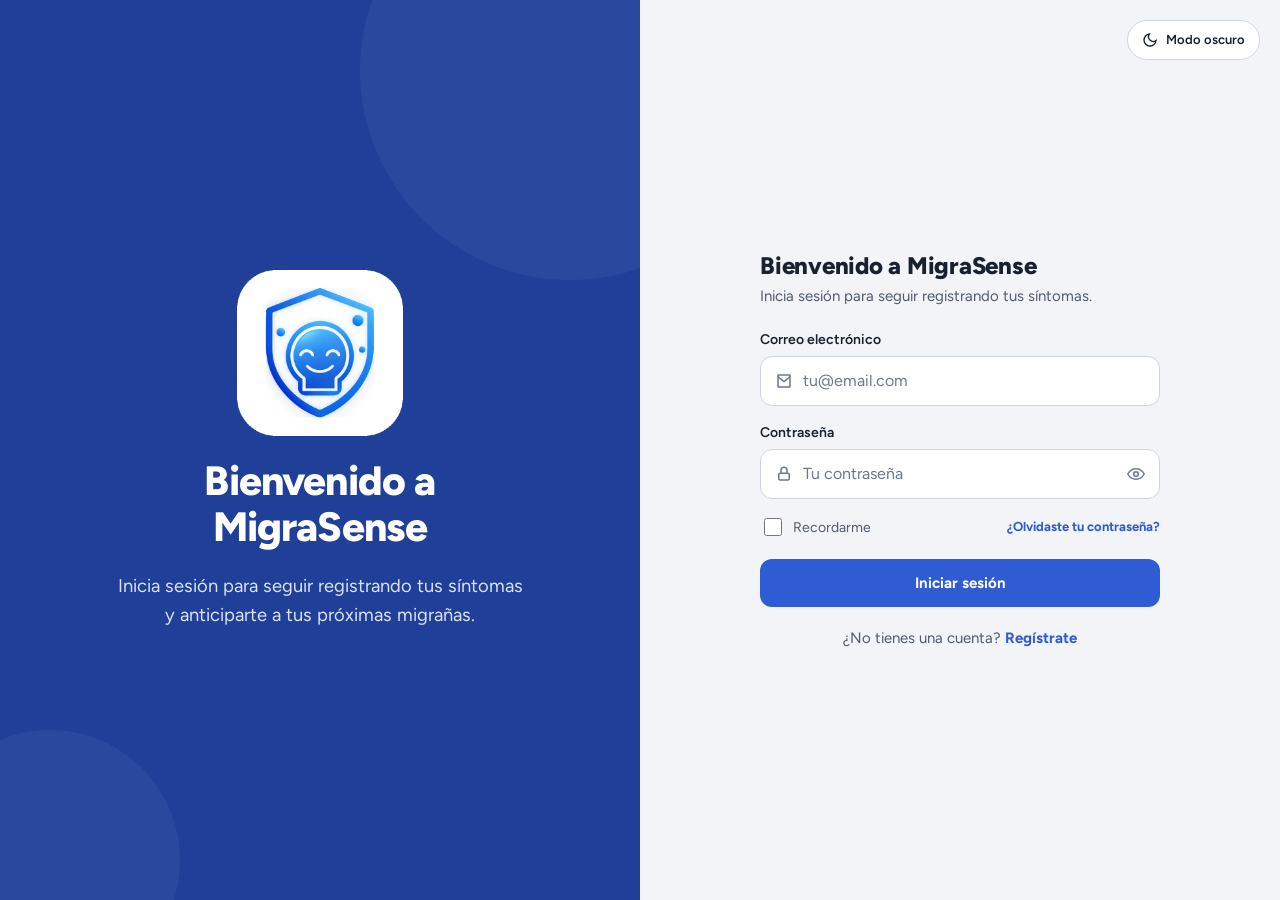
<file: index.html>
<!DOCTYPE html>
<html lang="es">
<head>
<meta charset="UTF-8">
<title>MigraSense</title>
<meta name="viewport" content="width=device-width, initial-scale=1.0">
<link rel="icon" href="assets/img/favicon-32.png">
<link rel="manifest" href="manifest.webmanifest">
<meta name="theme-color" content="#f2f4f7" media="(prefers-color-scheme: light)"><meta name="theme-color" content="#11151b" media="(prefers-color-scheme: dark)">
<link rel="stylesheet" href="css/style.css">
<script>
(function(){
  try{
    var t = localStorage.getItem('ms_theme');
    if(!t){ t = (window.matchMedia && window.matchMedia('(prefers-color-scheme: dark)').matches) ? 'dark' : 'light'; }
    document.documentElement.setAttribute('data-theme', t);
  }catch(e){}
})();
</script>
</head>
<body>
<div class="app-shell no-nav">
  <div class="screen screen-splash">
    <span class="auth-blob b1" style="background:#bfdbfe; opacity:.35;"></span>
    <span class="auth-blob b2" style="background:#bae6fd; opacity:.3;"></span>
    <div class="brand">
      <img src="assets/img/logo.png" alt="MigraSense">
      <div class="brand-name">Migra<span>Sense</span></div>
    </div>
  </div>
</div>

<script src="js/app.js"></script>
<script src="js/preguntas.js"></script>
<script src="js/api.js"></script>
<script>
  // Punto de entrada: decide a qué pantalla enviar al usuario
  setTimeout(() => {
    if (!MS.isLoggedIn()) {
      window.location.href = 'login.html';
    } else if (!MS.hasOnboarding()) {
      window.location.href = 'onboarding.html';
    } else {
      window.location.href = 'dashboard.html';
    }
  }, 500);
</script>
</body>
</html>
</file>
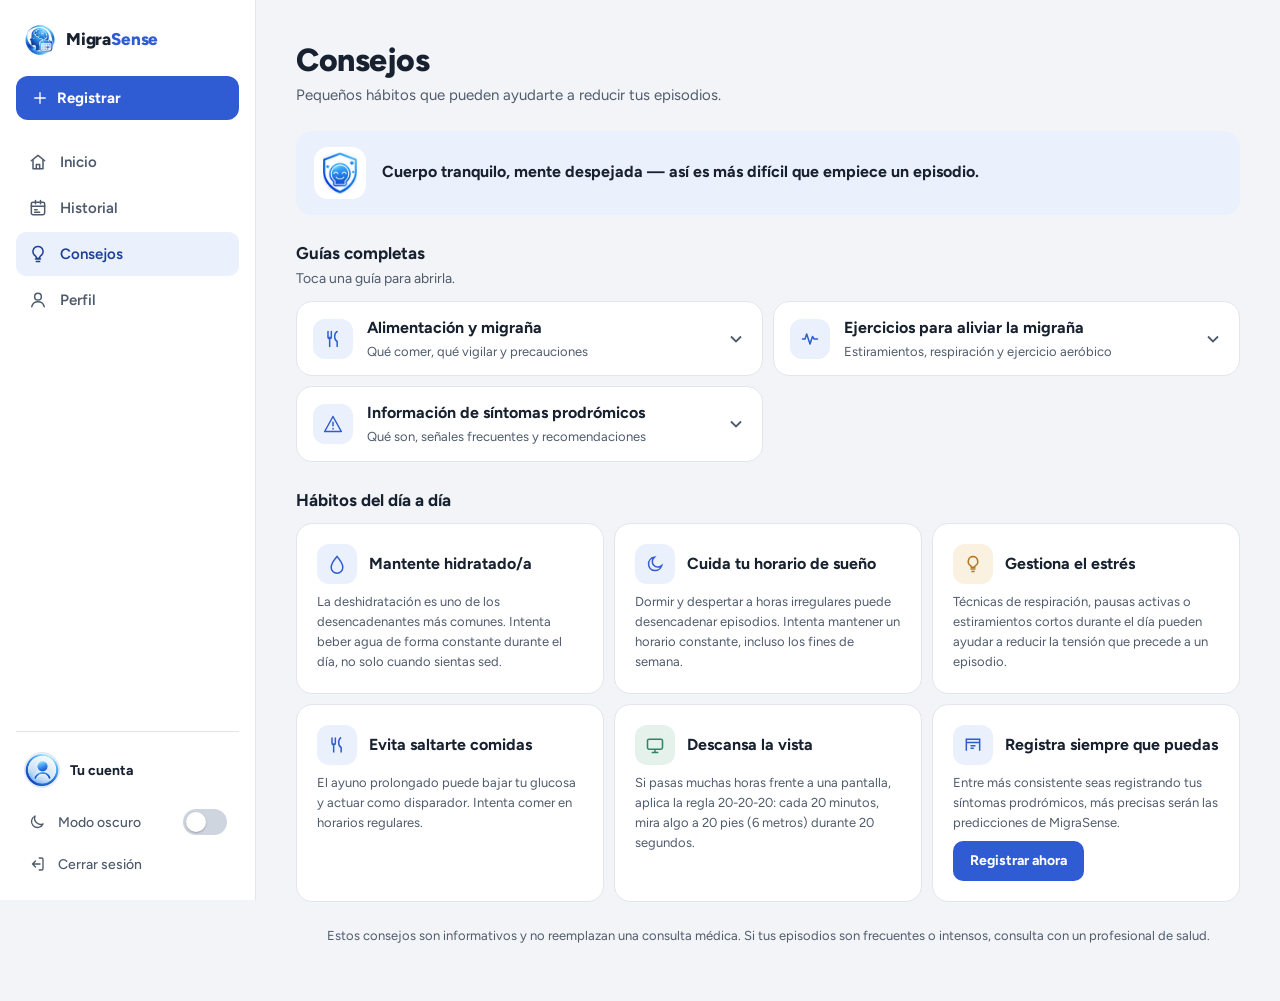
<file: consejos.html>
<!DOCTYPE html>
<html lang="es">
<head>
<meta charset="UTF-8">
<title>Consejos diarios · MigraSense</title>
<meta name="viewport" content="width=device-width, initial-scale=1.0">
<link rel="icon" href="assets/img/favicon-32.png">
<link rel="manifest" href="manifest.webmanifest">
<meta name="theme-color" content="#f2f4f7" media="(prefers-color-scheme: light)"><meta name="theme-color" content="#11151b" media="(prefers-color-scheme: dark)">
<link rel="stylesheet" href="css/style.css">
<script>
(function(){
  try{
    var t = localStorage.getItem('ms_theme');
    if(!t){ t = (window.matchMedia && window.matchMedia('(prefers-color-scheme: dark)').matches) ? 'dark' : 'light'; }
    document.documentElement.setAttribute('data-theme', t);
  }catch(e){}
})();
</script>
</head>
<body>
<div class="app-shell">
  <aside class="side-nav" aria-label="Menú principal">
    <a href="dashboard.html" class="logo-sm" aria-label="MigraSense, ir al inicio"><img src="assets/img/logo-icon.png" alt=""><strong>Migra<span>Sense</span></strong></a>
    <a href="registro.html" class="btn btn-primary side-cta" data-page="registro.html"><svg viewBox="0 0 24 24" fill="none" stroke="currentColor" stroke-width="1.8" stroke-linecap="round" stroke-linejoin="round" aria-hidden="true"><path d="M12 5v14M5 12h14"/></svg><span>Registrar</span></a>
    <nav class="side-links">
      <a href="dashboard.html" class="nav-item" data-page="dashboard.html"><svg viewBox="0 0 24 24" fill="none" stroke="currentColor" stroke-width="1.8" stroke-linecap="round" stroke-linejoin="round" aria-hidden="true"><path d="M4 10.5 12 4l8 6.5"/><path d="M6 9.5V20h12V9.5"/><path d="M10 20v-5h4v5"/></svg><span>Inicio</span></a>
      <a href="historial.html" class="nav-item" data-page="historial.html"><svg viewBox="0 0 24 24" fill="none" stroke="currentColor" stroke-width="1.8" stroke-linecap="round" stroke-linejoin="round" aria-hidden="true"><rect x="4" y="5" width="16" height="15" rx="2"/><path d="M4 10h16M9 3v4M15 3v4M8 14h3M8 17h6"/></svg><span>Historial</span></a>
      <a href="consejos.html" class="nav-item" data-page="consejos.html"><svg viewBox="0 0 24 24" fill="none" stroke="currentColor" stroke-width="1.8" stroke-linecap="round" stroke-linejoin="round" aria-hidden="true"><path d="M9 18h6M10 21h4"/><path d="M12 3a6 6 0 0 0-3.5 10.9c.9.7 1.5 1.5 1.5 2.6V17h4v-.5c0-1.1.6-1.9 1.5-2.6A6 6 0 0 0 12 3Z"/></svg><span>Consejos</span></a>
      <a href="perfil.html" class="nav-item" data-page="perfil.html"><svg viewBox="0 0 24 24" fill="none" stroke="currentColor" stroke-width="1.8" stroke-linecap="round" stroke-linejoin="round" aria-hidden="true"><circle cx="12" cy="8" r="4"/><path d="M4.5 20c.8-3.6 3.9-6 7.5-6s6.7 2.4 7.5 6"/></svg><span>Perfil</span></a>
    </nav>
    <div class="side-nav-footer">
      <a href="perfil.html" class="account-chip">
        <img class="account-avatar" data-user-avatar src="assets/img/avatar-default.png" alt="">
        <span class="account-text"><strong data-user-name>Tu cuenta</strong><small data-user-email></small></span>
      </a>
      <label class="side-row"><svg viewBox="0 0 24 24" fill="none" stroke="currentColor" stroke-width="1.8" stroke-linecap="round" stroke-linejoin="round" aria-hidden="true"><path d="M20 14.5A8 8 0 0 1 9.5 4a8 8 0 1 0 10.5 10.5Z"/></svg><span>Modo oscuro</span><span class="switch"><input type="checkbox" class="theme-toggle" aria-label="Modo oscuro"><span class="slider"></span></span></label>
      <button type="button" class="side-row side-logout" data-logout><svg viewBox="0 0 24 24" fill="none" stroke="currentColor" stroke-width="1.8" stroke-linecap="round" stroke-linejoin="round" aria-hidden="true"><path d="M15 4h3a2 2 0 0 1 2 2v12a2 2 0 0 1-2 2h-3"/><path d="M10 16l-4-4 4-4M6 12h10"/></svg><span>Cerrar sesión</span></button>
    </div>
  </aside>
  <header class="app-bar">
    <a href="dashboard.html" class="logo-sm" aria-label="MigraSense, ir al inicio"><img src="assets/img/logo-icon.png" alt=""><strong>Migra<span>Sense</span></strong></a>
    <div class="account-wrap">
      <button type="button" class="account-btn" id="accountBtn" aria-haspopup="true" aria-expanded="false" aria-controls="accountMenu" aria-label="Tu cuenta">
        <img data-user-avatar src="assets/img/avatar-default.png" alt="">
      </button>
      <div class="account-menu" id="accountMenu" hidden>
        <div class="account-menu-head"><strong data-user-name>Tu cuenta</strong><small data-user-email></small></div>
        <a href="perfil.html" class="menu-row"><svg viewBox="0 0 24 24" fill="none" stroke="currentColor" stroke-width="1.8" stroke-linecap="round" stroke-linejoin="round" aria-hidden="true"><circle cx="12" cy="8" r="4"/><path d="M4.5 20c.8-3.6 3.9-6 7.5-6s6.7 2.4 7.5 6"/></svg><span>Mi perfil</span></a>
        <label class="menu-row"><svg viewBox="0 0 24 24" fill="none" stroke="currentColor" stroke-width="1.8" stroke-linecap="round" stroke-linejoin="round" aria-hidden="true"><path d="M20 14.5A8 8 0 0 1 9.5 4a8 8 0 1 0 10.5 10.5Z"/></svg><span>Modo oscuro</span><span class="switch"><input type="checkbox" class="theme-toggle" aria-label="Modo oscuro"><span class="slider"></span></span></label>
        <button type="button" class="menu-row menu-logout" data-logout><svg viewBox="0 0 24 24" fill="none" stroke="currentColor" stroke-width="1.8" stroke-linecap="round" stroke-linejoin="round" aria-hidden="true"><path d="M15 4h3a2 2 0 0 1 2 2v12a2 2 0 0 1-2 2h-3"/><path d="M10 16l-4-4 4-4M6 12h10"/></svg><span>Cerrar sesión</span></button>
      </div>
    </div>
  </header>

  <main class="screen" id="contenido">

    <header class="page-head">
      <div>
        <h1 class="page-title">Consejos</h1>
        <p class="page-sub">Pequeños hábitos que pueden ayudarte a reducir tus episodios.</p>
      </div>
    </header>

    <div class="tips-hero">
      <img src="assets/img/auth-shield.png" alt="">
      <p class="tips-hero-text">Cuerpo tranquilo, mente despejada — así es más difícil que empiece un episodio.</p>
    </div>

    <h2 class="section-title">Guías completas</h2>
    <p class="section-sub">Toca una guía para abrirla.</p>
    <div id="guias"></div>

    <h2 class="section-title">Hábitos del día a día</h2>
    <div class="tips-grid">
    <div class="card mt-16 tip-blue">
      <div class="tip-head">
        <span class="tip-icon">
          <svg width="18" height="18" viewBox="0 0 24 24" fill="none" stroke="currentColor" stroke-width="1.8"><path d="M12 3s7 8 7 13a7 7 0 0 1-14 0c0-5 7-13 7-13Z"/></svg>
        </span>
        <h3 class="tip-title">Mantente hidratado/a</h3>
      </div>
      <p class="small muted">La deshidratación es uno de los desencadenantes más comunes. Intenta beber agua de forma constante durante el día, no solo cuando sientas sed.</p>
    </div>

    <div class="card mt-16">
      <div class="tip-head">
        <span class="tip-icon">
          <svg width="18" height="18" viewBox="0 0 24 24" fill="none" stroke="currentColor" stroke-width="1.8"><path d="M20 14a8 8 0 1 1-9-10 6.5 6.5 0 0 0 9 10Z"/></svg>
        </span>
        <h3 class="tip-title">Cuida tu horario de sueño</h3>
      </div>
      <p class="small muted">Dormir y despertar a horas irregulares puede desencadenar episodios. Intenta mantener un horario constante, incluso los fines de semana.</p>
    </div>

    <div class="card mt-16 tip-orange">
      <div class="tip-head">
        <span class="tip-icon">
          <svg width="18" height="18" viewBox="0 0 24 24" fill="none" stroke="currentColor" stroke-width="1.8"><path d="M9 18h6M10 21h4M12 3a6 6 0 0 0-3 11c1 .7 1 1.4 1 2h4c0-.6 0-1.3 1-2a6 6 0 0 0-3-11Z"/></svg>
        </span>
        <h3 class="tip-title">Gestiona el estrés</h3>
      </div>
      <p class="small muted">Técnicas de respiración, pausas activas o estiramientos cortos durante el día pueden ayudar a reducir la tensión que precede a un episodio.</p>
    </div>

    <div class="card mt-16">
      <div class="tip-head">
        <span class="tip-icon">
          <svg width="18" height="18" viewBox="0 0 24 24" fill="none" stroke="currentColor" stroke-width="1.8"><path d="M6 3v7a2 2 0 0 0 4 0V3M8 10v11M17 3c-2 1-3 3-3 6s1 5 3 6v6"/></svg>
        </span>
        <h3 class="tip-title">Evita saltarte comidas</h3>
      </div>
      <p class="small muted">El ayuno prolongado puede bajar tu glucosa y actuar como disparador. Intenta comer en horarios regulares.</p>
    </div>

    <div class="card mt-16 tip-green">
      <div class="tip-head">
        <span class="tip-icon">
          <svg width="18" height="18" viewBox="0 0 24 24" fill="none" stroke="currentColor" stroke-width="1.8"><rect x="3" y="5" width="18" height="12" rx="2"/><path d="M8 21h8M12 17v4"/></svg>
        </span>
        <h3 class="tip-title">Descansa la vista</h3>
      </div>
      <p class="small muted">Si pasas muchas horas frente a una pantalla, aplica la regla 20-20-20: cada 20 minutos, mira algo a 20 pies (6 metros) durante 20 segundos.</p>
    </div>

    <div class="card mt-16">
      <div class="tip-head">
        <span class="tip-icon">
          <svg width="18" height="18" viewBox="0 0 24 24" fill="none" stroke="currentColor" stroke-width="1.8"><path d="M4 19V5h16v14M4 9h16M9 13h6M9 16h4"/></svg>
        </span>
        <h3 class="tip-title">Registra siempre que puedas</h3>
      </div>
      <p class="small muted">Entre más consistente seas registrando tus síntomas prodrómicos, más precisas serán las predicciones de MigraSense.</p>
      <a href="registro.html" class="btn btn-primary btn-sm mt-8">Registrar ahora</a>
    </div>
    </div>

    <p class="muted small center mt-24" style="line-height:1.5;">
      Estos consejos son informativos y no reemplazan una consulta médica.
      Si tus episodios son frecuentes o intensos, consulta con un profesional de salud.
    </p>

  </main>
  <nav class="bottom-nav" aria-label="Navegación">
    <a href="dashboard.html" class="nav-item" data-page="dashboard.html"><svg viewBox="0 0 24 24" fill="none" stroke="currentColor" stroke-width="1.8" stroke-linecap="round" stroke-linejoin="round" aria-hidden="true"><path d="M4 10.5 12 4l8 6.5"/><path d="M6 9.5V20h12V9.5"/><path d="M10 20v-5h4v5"/></svg><span>Inicio</span></a>
    <a href="historial.html" class="nav-item" data-page="historial.html"><svg viewBox="0 0 24 24" fill="none" stroke="currentColor" stroke-width="1.8" stroke-linecap="round" stroke-linejoin="round" aria-hidden="true"><rect x="4" y="5" width="16" height="15" rx="2"/><path d="M4 10h16M9 3v4M15 3v4M8 14h3M8 17h6"/></svg><span>Historial</span></a>
    <a href="registro.html" class="nav-item nav-cta" data-page="registro.html"><span class="nav-cta-dot"><svg viewBox="0 0 24 24" fill="none" stroke="currentColor" stroke-width="1.8" stroke-linecap="round" stroke-linejoin="round" aria-hidden="true"><path d="M12 5v14M5 12h14"/></svg></span><span>Registrar</span></a>
    <a href="consejos.html" class="nav-item" data-page="consejos.html"><svg viewBox="0 0 24 24" fill="none" stroke="currentColor" stroke-width="1.8" stroke-linecap="round" stroke-linejoin="round" aria-hidden="true"><path d="M9 18h6M10 21h4"/><path d="M12 3a6 6 0 0 0-3.5 10.9c.9.7 1.5 1.5 1.5 2.6V17h4v-.5c0-1.1.6-1.9 1.5-2.6A6 6 0 0 0 12 3Z"/></svg><span>Consejos</span></a>
    <a href="perfil.html" class="nav-item" data-page="perfil.html"><svg viewBox="0 0 24 24" fill="none" stroke="currentColor" stroke-width="1.8" stroke-linecap="round" stroke-linejoin="round" aria-hidden="true"><circle cx="12" cy="8" r="4"/><path d="M4.5 20c.8-3.6 3.9-6 7.5-6s6.7 2.4 7.5 6"/></svg><span>Perfil</span></a>
  </nav>

</div>

<script src="js/app.js"></script>
<script src="js/preguntas.js"></script>
<script src="js/api.js"></script>
<script src="js/analisis.js"></script>
<script src="js/recordatorios.js"></script>
<script src="js/consejos.js"></script>
</body>
</html>
</file>
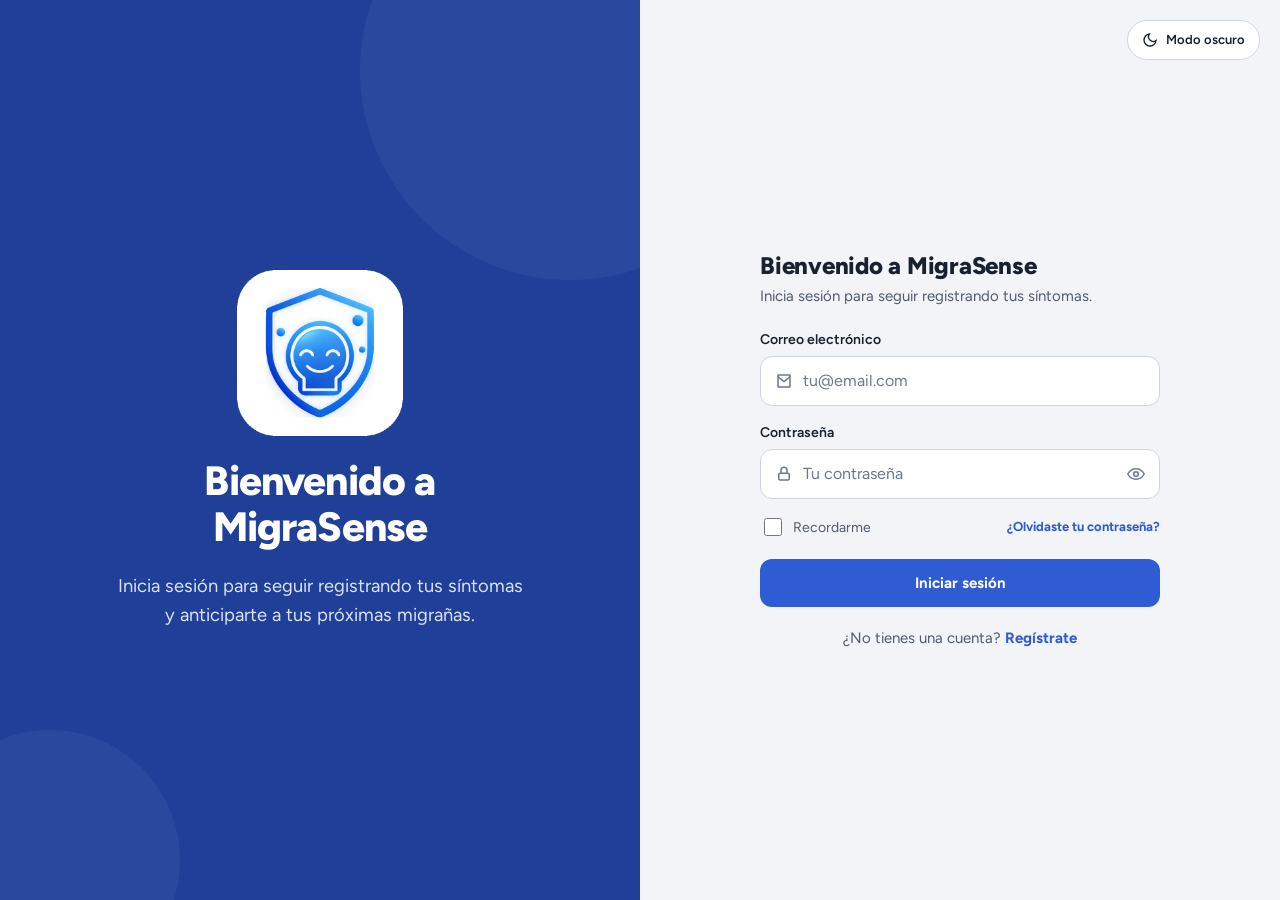
<file: dashboard.html>
<!DOCTYPE html>
<html lang="es">
<head>
<meta charset="UTF-8">
<title>Inicio · MigraSense</title>
<meta name="viewport" content="width=device-width, initial-scale=1.0">
<link rel="icon" href="assets/img/favicon-32.png">
<link rel="manifest" href="manifest.webmanifest">
<meta name="theme-color" content="#f2f4f7" media="(prefers-color-scheme: light)"><meta name="theme-color" content="#11151b" media="(prefers-color-scheme: dark)">
<link rel="stylesheet" href="css/style.css">
<script>
(function(){
  try{
    var t = localStorage.getItem('ms_theme');
    if(!t){ t = (window.matchMedia && window.matchMedia('(prefers-color-scheme: dark)').matches) ? 'dark' : 'light'; }
    document.documentElement.setAttribute('data-theme', t);
  }catch(e){}
})();
</script>
</head>
<body>
<div class="app-shell">
  <aside class="side-nav" aria-label="Menú principal">
    <a href="dashboard.html" class="logo-sm" aria-label="MigraSense, ir al inicio"><img src="assets/img/logo-icon.png" alt=""><strong>Migra<span>Sense</span></strong></a>
    <a href="registro.html" class="btn btn-primary side-cta" data-page="registro.html"><svg viewBox="0 0 24 24" fill="none" stroke="currentColor" stroke-width="1.8" stroke-linecap="round" stroke-linejoin="round" aria-hidden="true"><path d="M12 5v14M5 12h14"/></svg><span>Registrar</span></a>
    <nav class="side-links">
      <a href="dashboard.html" class="nav-item" data-page="dashboard.html"><svg viewBox="0 0 24 24" fill="none" stroke="currentColor" stroke-width="1.8" stroke-linecap="round" stroke-linejoin="round" aria-hidden="true"><path d="M4 10.5 12 4l8 6.5"/><path d="M6 9.5V20h12V9.5"/><path d="M10 20v-5h4v5"/></svg><span>Inicio</span></a>
      <a href="historial.html" class="nav-item" data-page="historial.html"><svg viewBox="0 0 24 24" fill="none" stroke="currentColor" stroke-width="1.8" stroke-linecap="round" stroke-linejoin="round" aria-hidden="true"><rect x="4" y="5" width="16" height="15" rx="2"/><path d="M4 10h16M9 3v4M15 3v4M8 14h3M8 17h6"/></svg><span>Historial</span></a>
      <a href="consejos.html" class="nav-item" data-page="consejos.html"><svg viewBox="0 0 24 24" fill="none" stroke="currentColor" stroke-width="1.8" stroke-linecap="round" stroke-linejoin="round" aria-hidden="true"><path d="M9 18h6M10 21h4"/><path d="M12 3a6 6 0 0 0-3.5 10.9c.9.7 1.5 1.5 1.5 2.6V17h4v-.5c0-1.1.6-1.9 1.5-2.6A6 6 0 0 0 12 3Z"/></svg><span>Consejos</span></a>
      <a href="perfil.html" class="nav-item" data-page="perfil.html"><svg viewBox="0 0 24 24" fill="none" stroke="currentColor" stroke-width="1.8" stroke-linecap="round" stroke-linejoin="round" aria-hidden="true"><circle cx="12" cy="8" r="4"/><path d="M4.5 20c.8-3.6 3.9-6 7.5-6s6.7 2.4 7.5 6"/></svg><span>Perfil</span></a>
    </nav>
    <div class="side-nav-footer">
      <a href="perfil.html" class="account-chip">
        <img class="account-avatar" data-user-avatar src="assets/img/avatar-default.png" alt="">
        <span class="account-text"><strong data-user-name>Tu cuenta</strong><small data-user-email></small></span>
      </a>
      <label class="side-row"><svg viewBox="0 0 24 24" fill="none" stroke="currentColor" stroke-width="1.8" stroke-linecap="round" stroke-linejoin="round" aria-hidden="true"><path d="M20 14.5A8 8 0 0 1 9.5 4a8 8 0 1 0 10.5 10.5Z"/></svg><span>Modo oscuro</span><span class="switch"><input type="checkbox" class="theme-toggle" aria-label="Modo oscuro"><span class="slider"></span></span></label>
      <button type="button" class="side-row side-logout" data-logout><svg viewBox="0 0 24 24" fill="none" stroke="currentColor" stroke-width="1.8" stroke-linecap="round" stroke-linejoin="round" aria-hidden="true"><path d="M15 4h3a2 2 0 0 1 2 2v12a2 2 0 0 1-2 2h-3"/><path d="M10 16l-4-4 4-4M6 12h10"/></svg><span>Cerrar sesión</span></button>
    </div>
  </aside>
  <header class="app-bar">
    <a href="dashboard.html" class="logo-sm" aria-label="MigraSense, ir al inicio"><img src="assets/img/logo-icon.png" alt=""><strong>Migra<span>Sense</span></strong></a>
    <div class="account-wrap">
      <button type="button" class="account-btn" id="accountBtn" aria-haspopup="true" aria-expanded="false" aria-controls="accountMenu" aria-label="Tu cuenta">
        <img data-user-avatar src="assets/img/avatar-default.png" alt="">
      </button>
      <div class="account-menu" id="accountMenu" hidden>
        <div class="account-menu-head"><strong data-user-name>Tu cuenta</strong><small data-user-email></small></div>
        <a href="perfil.html" class="menu-row"><svg viewBox="0 0 24 24" fill="none" stroke="currentColor" stroke-width="1.8" stroke-linecap="round" stroke-linejoin="round" aria-hidden="true"><circle cx="12" cy="8" r="4"/><path d="M4.5 20c.8-3.6 3.9-6 7.5-6s6.7 2.4 7.5 6"/></svg><span>Mi perfil</span></a>
        <label class="menu-row"><svg viewBox="0 0 24 24" fill="none" stroke="currentColor" stroke-width="1.8" stroke-linecap="round" stroke-linejoin="round" aria-hidden="true"><path d="M20 14.5A8 8 0 0 1 9.5 4a8 8 0 1 0 10.5 10.5Z"/></svg><span>Modo oscuro</span><span class="switch"><input type="checkbox" class="theme-toggle" aria-label="Modo oscuro"><span class="slider"></span></span></label>
        <button type="button" class="menu-row menu-logout" data-logout><svg viewBox="0 0 24 24" fill="none" stroke="currentColor" stroke-width="1.8" stroke-linecap="round" stroke-linejoin="round" aria-hidden="true"><path d="M15 4h3a2 2 0 0 1 2 2v12a2 2 0 0 1-2 2h-3"/><path d="M10 16l-4-4 4-4M6 12h10"/></svg><span>Cerrar sesión</span></button>
      </div>
    </div>
  </header>

  <main class="screen" id="contenido">

    <header class="page-head">
      <div>
        <h1 class="page-title">Hola, <span id="greetName">—</span></h1>
        <p class="page-sub">¿Cómo te sientes hoy? Anotar a tiempo ayuda a anticipar la próxima migraña.</p>
      </div>
    </header>

    <div class="dash-grid">
    <div class="dash-main">

    <section class="en-curso-card" id="enCursoCard" hidden aria-live="polite">
      <div class="ec-top">
        <span class="ec-dot" aria-hidden="true"></span>
        <div>
          <strong id="enCursoTitulo">Tienes una migraña en curso</strong>
          <p id="enCursoTexto"></p>
        </div>
      </div>
      <div class="ec-acciones">
        <button type="button" class="btn btn-primary" id="enCursoTerminar">La migraña terminó</button>
        <button type="button" class="link-btn" id="enCursoOtraHora">Terminó antes · indicar la hora</button>
      </div>
      <div class="ec-hora" id="enCursoHoraWrap" hidden>
        <div class="field" style="margin-bottom:0;">
          <label for="enCursoFin">¿Cuándo terminó?</label>
          <div class="input-wrap"><input type="datetime-local" id="enCursoFin"></div>
        </div>
        <button type="button" class="btn btn-outline" id="enCursoGuardarHora">Guardar hora de fin</button>
      </div>
    </section>

    <section class="predict-card" aria-live="polite">
      <div class="predict-badge"><span class="dot"></span> Predicción de hoy</div>
      <div class="predict-row">
        <div>
          <div class="predict-title" id="riskTitle">Calculando riesgo…</div>
          <p class="predict-desc" id="riskDesc">Estamos analizando tus últimos registros.</p>
        </div>
        <img class="predict-icon" src="assets/img/auth-shield.png" alt="">
      </div>
      <div class="risk-bar"><div class="risk-bar-fill" id="riskBar" style="width:40%;"></div></div>
      <div class="risk-meta"><span id="riskPct"></span><button type="button" class="link-btn" id="whyBtn">¿Por qué este resultado?</button></div>
      <div class="episode-alert" id="episodeAlert" hidden>
        <span class="episode-alert-icon" aria-hidden="true">⚠️</span>
        <span><strong id="episodeAlertTitle">Posible episodio de migraña</strong><span id="episodeAlertText"></span></span>
      </div>
    </section>

    <div class="action-pair">
      <a href="registro.html" class="action-tile action-main">
        <span class="action-ico"><svg viewBox="0 0 24 24" fill="none" stroke="currentColor" stroke-width="1.8" stroke-linecap="round" stroke-linejoin="round" aria-hidden="true"><circle cx="12" cy="12" r="3.2"/><path d="M12 3v2.5M12 18.5V21M3 12h2.5M18.5 12H21M5.6 5.6l1.8 1.8M16.6 16.6l1.8 1.8M5.6 18.4l1.8-1.8M16.6 7.4l1.8-1.8"/></svg></span>
        <span class="action-txt"><strong>Registrar síntoma prodrómico</strong><small>Algún síntoma extraño que notes</small></span>
      </a>
      <a href="registro.html?tab=episodio" class="action-tile">
        <span class="action-ico"><svg viewBox="0 0 24 24" fill="none" stroke="currentColor" stroke-width="1.8" stroke-linecap="round" stroke-linejoin="round" aria-hidden="true"><path d="M12 3c3 4 6 7 6 11a6 6 0 0 1-12 0c0-4 3-7 6-11Z"/></svg></span>
        <span class="action-txt"><strong>Registrar una migraña</strong><small>Un episodio que tuviste o tienes</small></span>
      </a>
    </div>


    <a href="historial.html?reporte=1" class="banner-detect" id="reportBtnInicio">
      <span class="banner-ico"><svg viewBox="0 0 24 24" fill="none" stroke="currentColor" stroke-width="1.8" stroke-linecap="round" stroke-linejoin="round" aria-hidden="true"><path d="M14 3H7a2 2 0 0 0-2 2v14a2 2 0 0 0 2 2h10a2 2 0 0 0 2-2V8l-5-5Z"/><path d="M14 3v5h5M9 13h6M9 17h6"/></svg></span>
      <span class="txt">
        <b>Generar reporte</b>
        <span>Un PDF con tus registros para guardar o mostrar a tu médico</span>
      </span>
      <span class="go"><svg viewBox="0 0 24 24" fill="none" stroke="currentColor" stroke-width="2" stroke-linecap="round" aria-hidden="true"><path d="M9 6l6 6-6 6"/></svg></span>
    </a>

    <button type="button" class="banner-detect" id="detectBtn">
      <span class="banner-ico"><svg viewBox="0 0 24 24" fill="none" stroke="currentColor" stroke-width="1.8" stroke-linecap="round" aria-hidden="true"><circle cx="11" cy="11" r="6.5"/><path d="m20 20-4-4"/></svg></span>
      <span class="txt">
        <b>Ver mis patrones</b>
        <span>Qué días, horas y desencadenantes se repiten en tus registros</span>
      </span>
      <span class="go"><svg viewBox="0 0 24 24" fill="none" stroke="currentColor" stroke-width="2" stroke-linecap="round" aria-hidden="true"><path d="M9 6l6 6-6 6"/></svg></span>
    </button>

    </div>
    <div class="dash-side">
    <div class="two-col">
      <div class="mini-card">
        <h2 class="card-title">Registros recientes</h2>
        <ul class="mini-list" id="recentSymptoms"></ul>
      </div>
      <div class="mini-card">
        <h2 class="card-title">Recordatorios</h2>
        <ul class="mini-list">
          <li><span>Registrar síntomas<small class="rem-when" id="remDailyWhen"></small></span>
            <label class="switch"><input type="checkbox" id="remDaily" aria-label="Recordatorio diario"><span class="slider"></span></label>
          </li>
          <li><span>Resumen semanal<small class="rem-when" id="remWeeklyWhen"></small></span>
            <label class="switch"><input type="checkbox" id="remWeekly" aria-label="Recordatorio semanal"><span class="slider"></span></label>
          </li>
          <li><span>Aviso de posible migraña<small class="rem-when">Según tus señales registradas</small></span>
            <label class="switch"><input type="checkbox" id="remAlerta" aria-label="Aviso de posible migraña"><span class="slider"></span></label>
          </li>
        </ul>
        <a href="perfil.html#recordatorios" class="rem-link">Configurar horarios</a>
      </div>
    </div>
    </div>
    </div>

  </main>
  <nav class="bottom-nav" aria-label="Navegación">
    <a href="dashboard.html" class="nav-item" data-page="dashboard.html"><svg viewBox="0 0 24 24" fill="none" stroke="currentColor" stroke-width="1.8" stroke-linecap="round" stroke-linejoin="round" aria-hidden="true"><path d="M4 10.5 12 4l8 6.5"/><path d="M6 9.5V20h12V9.5"/><path d="M10 20v-5h4v5"/></svg><span>Inicio</span></a>
    <a href="historial.html" class="nav-item" data-page="historial.html"><svg viewBox="0 0 24 24" fill="none" stroke="currentColor" stroke-width="1.8" stroke-linecap="round" stroke-linejoin="round" aria-hidden="true"><rect x="4" y="5" width="16" height="15" rx="2"/><path d="M4 10h16M9 3v4M15 3v4M8 14h3M8 17h6"/></svg><span>Historial</span></a>
    <a href="registro.html" class="nav-item nav-cta" data-page="registro.html"><span class="nav-cta-dot"><svg viewBox="0 0 24 24" fill="none" stroke="currentColor" stroke-width="1.8" stroke-linecap="round" stroke-linejoin="round" aria-hidden="true"><path d="M12 5v14M5 12h14"/></svg></span><span>Registrar</span></a>
    <a href="consejos.html" class="nav-item" data-page="consejos.html"><svg viewBox="0 0 24 24" fill="none" stroke="currentColor" stroke-width="1.8" stroke-linecap="round" stroke-linejoin="round" aria-hidden="true"><path d="M9 18h6M10 21h4"/><path d="M12 3a6 6 0 0 0-3.5 10.9c.9.7 1.5 1.5 1.5 2.6V17h4v-.5c0-1.1.6-1.9 1.5-2.6A6 6 0 0 0 12 3Z"/></svg><span>Consejos</span></a>
    <a href="perfil.html" class="nav-item" data-page="perfil.html"><svg viewBox="0 0 24 24" fill="none" stroke="currentColor" stroke-width="1.8" stroke-linecap="round" stroke-linejoin="round" aria-hidden="true"><circle cx="12" cy="8" r="4"/><path d="M4.5 20c.8-3.6 3.9-6 7.5-6s6.7 2.4 7.5 6"/></svg><span>Perfil</span></a>
  </nav>

</div>

<div class="modal-overlay" id="detectModal">
  <div class="modal-sheet">
    <div class="modal-handle"></div>
    <h3 id="detectTitle" style="margin-bottom:8px;">Analizando tus patrones…</h3>
    <div id="detectBody"></div>
    <button class="btn btn-primary mt-24" onclick="document.getElementById('detectModal').classList.remove('show')">Entendido</button>
  </div>
</div>

<script src="js/app.js"></script>
<script src="js/preguntas.js"></script>
<script src="js/api.js"></script>
<script src="js/analisis.js"></script>
<script src="js/recordatorios.js"></script>
<script src="js/dashboard.js"></script>
</body>
</html>
</file>
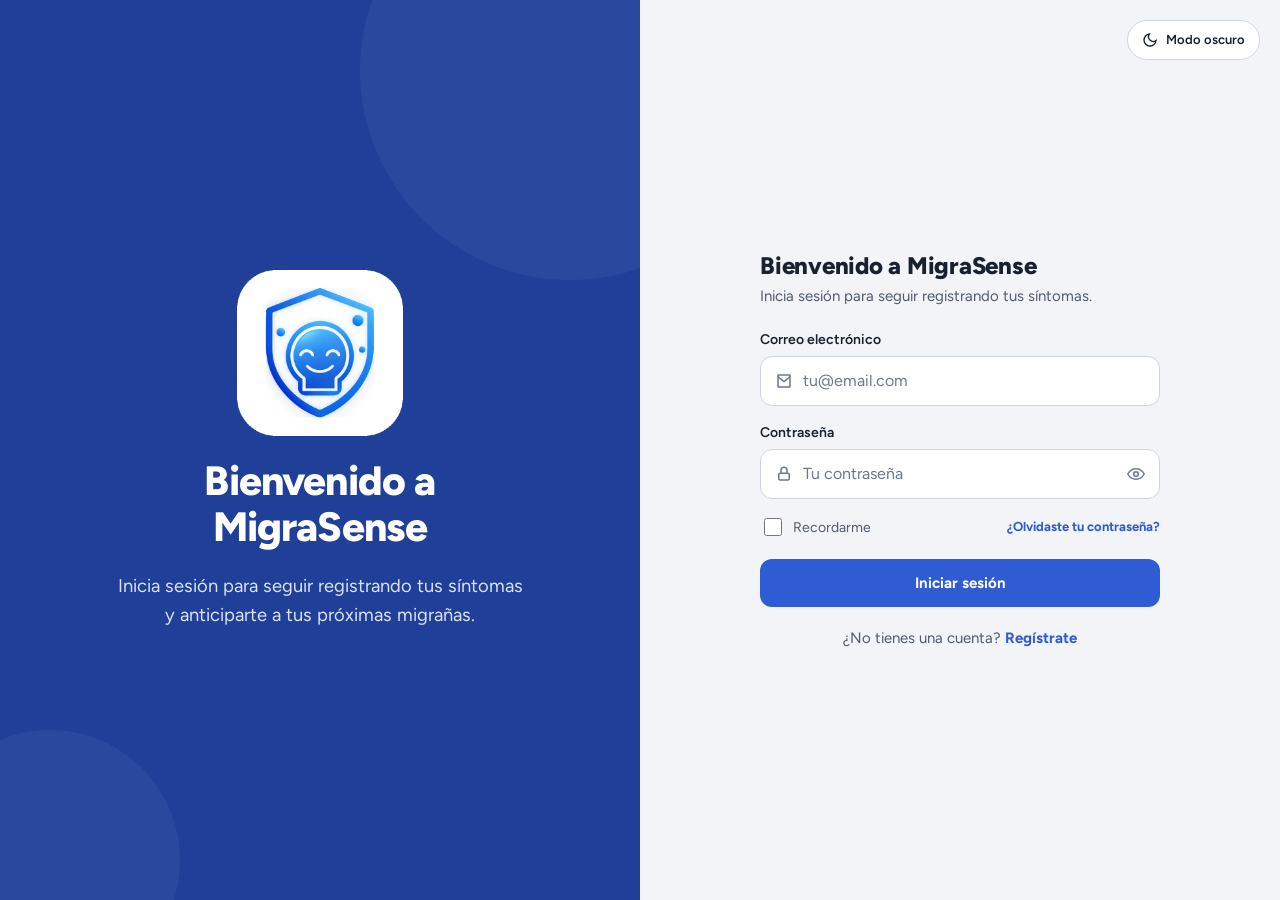
<file: historial.html>
<!DOCTYPE html>
<html lang="es">
<head>
<meta charset="UTF-8">
<title>Historial · MigraSense</title>
<meta name="viewport" content="width=device-width, initial-scale=1.0">
<link rel="icon" href="assets/img/favicon-32.png">
<link rel="manifest" href="manifest.webmanifest">
<meta name="theme-color" content="#f2f4f7" media="(prefers-color-scheme: light)"><meta name="theme-color" content="#11151b" media="(prefers-color-scheme: dark)">
<link rel="stylesheet" href="css/style.css">
<script>
(function(){
  try{
    var t = localStorage.getItem('ms_theme');
    if(!t){ t = (window.matchMedia && window.matchMedia('(prefers-color-scheme: dark)').matches) ? 'dark' : 'light'; }
    document.documentElement.setAttribute('data-theme', t);
  }catch(e){}
})();
</script>
</head>
<body>
<div class="app-shell">
  <aside class="side-nav" aria-label="Menú principal">
    <a href="dashboard.html" class="logo-sm" aria-label="MigraSense, ir al inicio"><img src="assets/img/logo-icon.png" alt=""><strong>Migra<span>Sense</span></strong></a>
    <a href="registro.html" class="btn btn-primary side-cta" data-page="registro.html"><svg viewBox="0 0 24 24" fill="none" stroke="currentColor" stroke-width="1.8" stroke-linecap="round" stroke-linejoin="round" aria-hidden="true"><path d="M12 5v14M5 12h14"/></svg><span>Registrar</span></a>
    <nav class="side-links">
      <a href="dashboard.html" class="nav-item" data-page="dashboard.html"><svg viewBox="0 0 24 24" fill="none" stroke="currentColor" stroke-width="1.8" stroke-linecap="round" stroke-linejoin="round" aria-hidden="true"><path d="M4 10.5 12 4l8 6.5"/><path d="M6 9.5V20h12V9.5"/><path d="M10 20v-5h4v5"/></svg><span>Inicio</span></a>
      <a href="historial.html" class="nav-item" data-page="historial.html"><svg viewBox="0 0 24 24" fill="none" stroke="currentColor" stroke-width="1.8" stroke-linecap="round" stroke-linejoin="round" aria-hidden="true"><rect x="4" y="5" width="16" height="15" rx="2"/><path d="M4 10h16M9 3v4M15 3v4M8 14h3M8 17h6"/></svg><span>Historial</span></a>
      <a href="consejos.html" class="nav-item" data-page="consejos.html"><svg viewBox="0 0 24 24" fill="none" stroke="currentColor" stroke-width="1.8" stroke-linecap="round" stroke-linejoin="round" aria-hidden="true"><path d="M9 18h6M10 21h4"/><path d="M12 3a6 6 0 0 0-3.5 10.9c.9.7 1.5 1.5 1.5 2.6V17h4v-.5c0-1.1.6-1.9 1.5-2.6A6 6 0 0 0 12 3Z"/></svg><span>Consejos</span></a>
      <a href="perfil.html" class="nav-item" data-page="perfil.html"><svg viewBox="0 0 24 24" fill="none" stroke="currentColor" stroke-width="1.8" stroke-linecap="round" stroke-linejoin="round" aria-hidden="true"><circle cx="12" cy="8" r="4"/><path d="M4.5 20c.8-3.6 3.9-6 7.5-6s6.7 2.4 7.5 6"/></svg><span>Perfil</span></a>
    </nav>
    <div class="side-nav-footer">
      <a href="perfil.html" class="account-chip">
        <img class="account-avatar" data-user-avatar src="assets/img/avatar-default.png" alt="">
        <span class="account-text"><strong data-user-name>Tu cuenta</strong><small data-user-email></small></span>
      </a>
      <label class="side-row"><svg viewBox="0 0 24 24" fill="none" stroke="currentColor" stroke-width="1.8" stroke-linecap="round" stroke-linejoin="round" aria-hidden="true"><path d="M20 14.5A8 8 0 0 1 9.5 4a8 8 0 1 0 10.5 10.5Z"/></svg><span>Modo oscuro</span><span class="switch"><input type="checkbox" class="theme-toggle" aria-label="Modo oscuro"><span class="slider"></span></span></label>
      <button type="button" class="side-row side-logout" data-logout><svg viewBox="0 0 24 24" fill="none" stroke="currentColor" stroke-width="1.8" stroke-linecap="round" stroke-linejoin="round" aria-hidden="true"><path d="M15 4h3a2 2 0 0 1 2 2v12a2 2 0 0 1-2 2h-3"/><path d="M10 16l-4-4 4-4M6 12h10"/></svg><span>Cerrar sesión</span></button>
    </div>
  </aside>
  <header class="app-bar">
    <a href="dashboard.html" class="logo-sm" aria-label="MigraSense, ir al inicio"><img src="assets/img/logo-icon.png" alt=""><strong>Migra<span>Sense</span></strong></a>
    <div class="account-wrap">
      <button type="button" class="account-btn" id="accountBtn" aria-haspopup="true" aria-expanded="false" aria-controls="accountMenu" aria-label="Tu cuenta">
        <img data-user-avatar src="assets/img/avatar-default.png" alt="">
      </button>
      <div class="account-menu" id="accountMenu" hidden>
        <div class="account-menu-head"><strong data-user-name>Tu cuenta</strong><small data-user-email></small></div>
        <a href="perfil.html" class="menu-row"><svg viewBox="0 0 24 24" fill="none" stroke="currentColor" stroke-width="1.8" stroke-linecap="round" stroke-linejoin="round" aria-hidden="true"><circle cx="12" cy="8" r="4"/><path d="M4.5 20c.8-3.6 3.9-6 7.5-6s6.7 2.4 7.5 6"/></svg><span>Mi perfil</span></a>
        <label class="menu-row"><svg viewBox="0 0 24 24" fill="none" stroke="currentColor" stroke-width="1.8" stroke-linecap="round" stroke-linejoin="round" aria-hidden="true"><path d="M20 14.5A8 8 0 0 1 9.5 4a8 8 0 1 0 10.5 10.5Z"/></svg><span>Modo oscuro</span><span class="switch"><input type="checkbox" class="theme-toggle" aria-label="Modo oscuro"><span class="slider"></span></span></label>
        <button type="button" class="menu-row menu-logout" data-logout><svg viewBox="0 0 24 24" fill="none" stroke="currentColor" stroke-width="1.8" stroke-linecap="round" stroke-linejoin="round" aria-hidden="true"><path d="M15 4h3a2 2 0 0 1 2 2v12a2 2 0 0 1-2 2h-3"/><path d="M10 16l-4-4 4-4M6 12h10"/></svg><span>Cerrar sesión</span></button>
      </div>
    </div>
  </header>

  <main class="screen" id="contenido">

    <header class="page-head">
      <div>
        <h1 class="page-title">Historial</h1>
        <p class="page-sub">Tus señales y migrañas registradas, con sus patrones.</p>
      </div>
      <button class="btn btn-outline report-btn" id="reportBtn" type="button">
        <svg width="22" height="22" viewBox="0 0 24 24" fill="none" stroke="currentColor" stroke-width="2"><path d="M14 3H7a2 2 0 0 0-2 2v14a2 2 0 0 0 2 2h10a2 2 0 0 0 2-2V8l-5-5Z"/><path d="M14 3v5h5M9 13h6M9 17h6"/></svg>
        Generar reporte
      </button>
    </header>

    <div id="statsBox"></div>

    <div class="filters-bar">
      <div class="filter-row">
        <button class="filter-chip active" data-filter="todos">Todos</button>
        <button class="filter-chip" data-filter="prodromico">Prodrómicos</button>
        <button class="filter-chip" data-filter="episodio">Episodios</button>
      </div>

      <div class="filter-row">
        <button class="filter-chip active" data-view="lista">Lista</button>
        <button class="filter-chip" data-view="calendario">Calendario</button>
      </div>
    </div>
    <div id="calBox" style="display:none; margin-bottom:16px;"></div>
    <div class="day-pill" id="dayPill" style="display:none;"><span></span><button type="button" aria-label="Quitar filtro de día">×</button></div>

    <div id="recordsList" class="records-grid"></div>

    <div class="empty-state" id="emptyState" style="display:none;">
      <svg class="empty-illustration" viewBox="0 0 160 160" fill="none">
        <circle cx="80" cy="80" r="72" fill="var(--accent-soft)"/>
        <rect x="46" y="52" width="68" height="60" rx="10" fill="#fff" stroke="var(--border)" stroke-width="3"/>
        <path d="M46 68h68" stroke="var(--border)" stroke-width="3"/>
        <circle cx="58" cy="60" r="3" fill="var(--accent)"/><circle cx="70" cy="60" r="3" fill="var(--accent)"/>
        <path d="M58 82h30M58 92h20" stroke="var(--border)" stroke-width="4" stroke-linecap="round"/>
        <circle cx="106" cy="100" r="18" fill="var(--accent-strong)"/>
        <path d="M99 100h14M106 93v14" stroke="#fff" stroke-width="3.5" stroke-linecap="round"/>
      </svg>
      <p><strong>Todavía no hay registros</strong></p>
      <p class="small mt-8">Registra tus síntomas para empezar a ver patrones aquí.</p>
      <a href="registro.html" class="btn btn-primary btn-sm mt-16">Registrar ahora</a>
    </div>

    <!-- Gráficos: debajo de los síntomas y episodios registrados -->
    <div id="chartsBox" class="charts-grid"></div>

  </main>
  <nav class="bottom-nav" aria-label="Navegación">
    <a href="dashboard.html" class="nav-item" data-page="dashboard.html"><svg viewBox="0 0 24 24" fill="none" stroke="currentColor" stroke-width="1.8" stroke-linecap="round" stroke-linejoin="round" aria-hidden="true"><path d="M4 10.5 12 4l8 6.5"/><path d="M6 9.5V20h12V9.5"/><path d="M10 20v-5h4v5"/></svg><span>Inicio</span></a>
    <a href="historial.html" class="nav-item" data-page="historial.html"><svg viewBox="0 0 24 24" fill="none" stroke="currentColor" stroke-width="1.8" stroke-linecap="round" stroke-linejoin="round" aria-hidden="true"><rect x="4" y="5" width="16" height="15" rx="2"/><path d="M4 10h16M9 3v4M15 3v4M8 14h3M8 17h6"/></svg><span>Historial</span></a>
    <a href="registro.html" class="nav-item nav-cta" data-page="registro.html"><span class="nav-cta-dot"><svg viewBox="0 0 24 24" fill="none" stroke="currentColor" stroke-width="1.8" stroke-linecap="round" stroke-linejoin="round" aria-hidden="true"><path d="M12 5v14M5 12h14"/></svg></span><span>Registrar</span></a>
    <a href="consejos.html" class="nav-item" data-page="consejos.html"><svg viewBox="0 0 24 24" fill="none" stroke="currentColor" stroke-width="1.8" stroke-linecap="round" stroke-linejoin="round" aria-hidden="true"><path d="M9 18h6M10 21h4"/><path d="M12 3a6 6 0 0 0-3.5 10.9c.9.7 1.5 1.5 1.5 2.6V17h4v-.5c0-1.1.6-1.9 1.5-2.6A6 6 0 0 0 12 3Z"/></svg><span>Consejos</span></a>
    <a href="perfil.html" class="nav-item" data-page="perfil.html"><svg viewBox="0 0 24 24" fill="none" stroke="currentColor" stroke-width="1.8" stroke-linecap="round" stroke-linejoin="round" aria-hidden="true"><circle cx="12" cy="8" r="4"/><path d="M4.5 20c.8-3.6 3.9-6 7.5-6s6.7 2.4 7.5 6"/></svg><span>Perfil</span></a>
  </nav>

</div>

<div class="modal-overlay" id="detailModal"><div class="modal-sheet" id="detailSheet"></div></div>

<div class="modal-overlay" id="reportModal">
  <div class="modal-sheet">
    <div class="modal-handle"></div>
    <h3 style="margin-bottom:4px;">📄 Reporte para tu médico</h3>
    <p class="small muted">PDF con resumen, gráficos, patrones detectados y todos tus registros.</p>
    <p class="small" style="margin:14px 0 8px; font-weight:700;">Periodo</p>
    <div class="filter-row" id="reportPeriod" role="group" aria-label="Periodo del reporte">
      <button type="button" class="filter-chip" data-dias="30">30 días</button>
      <button type="button" class="filter-chip active" data-dias="90">3 meses</button>
      <button type="button" class="filter-chip" data-dias="365">12 meses</button>
      <button type="button" class="filter-chip" data-dias="0">Todo</button>
    </div>
    <div class="report-summary" id="reportSummary" aria-live="polite"></div>
    <div class="btn-row mt-16">
      <button class="btn btn-outline" onclick="document.getElementById('reportModal').classList.remove('show')">Cerrar</button>
      <button class="btn btn-primary" id="downloadPdfBtn">Descargar PDF</button>
    </div>
    <div class="report-extra">
      <button type="button" class="btn btn-ghost btn-sm" id="sharePdfBtn" style="display:none;">Compartir…</button>
      <button type="button" class="btn btn-ghost btn-sm" id="downloadTxtBtn">Versión .txt</button>
    </div>
  </div>
</div>

<script src="js/app.js"></script>
<script src="js/preguntas.js"></script>
<script src="js/api.js"></script>
<script src="js/analisis.js"></script>
<script src="js/reporte-pdf.js"></script>
<script src="js/recordatorios.js"></script>
<script src="js/historial.js"></script>
</body>
</html>
</file>
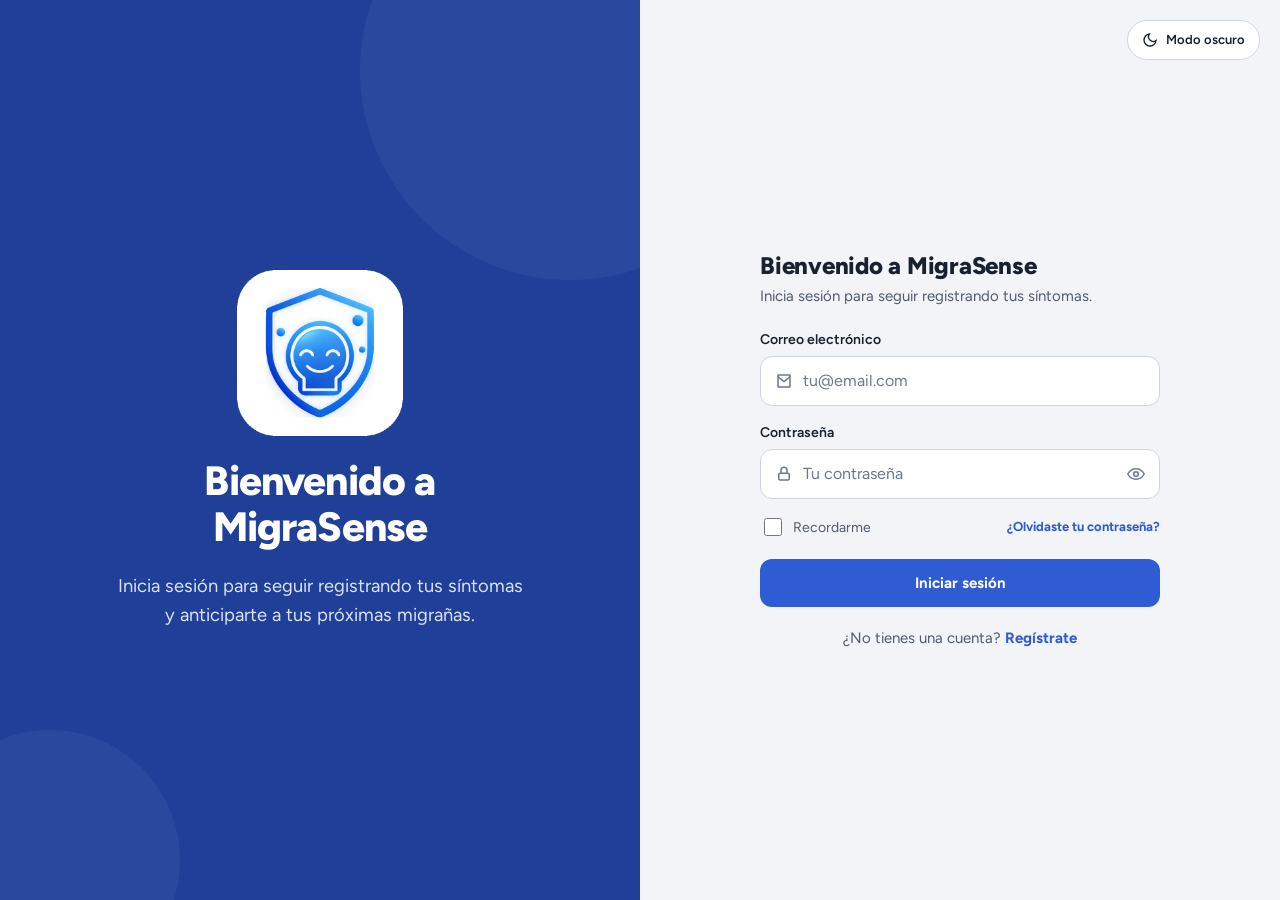
<file: login.html>
<!DOCTYPE html>
<html lang="es">
<head>
<meta charset="UTF-8">
<title>Iniciar sesión · MigraSense</title>
<meta name="viewport" content="width=device-width, initial-scale=1.0">
<link rel="icon" href="assets/img/favicon-32.png">
<link rel="manifest" href="manifest.webmanifest">
<meta name="theme-color" content="#f2f4f7" media="(prefers-color-scheme: light)"><meta name="theme-color" content="#11151b" media="(prefers-color-scheme: dark)">
<link rel="stylesheet" href="css/style.css">
<script>
(function(){
  try{
    var t = localStorage.getItem('ms_theme');
    if(!t){ t = (window.matchMedia && window.matchMedia('(prefers-color-scheme: dark)').matches) ? 'dark' : 'light'; }
    document.documentElement.setAttribute('data-theme', t);
  }catch(e){}
})();
</script>
</head>
<body>
<div class="app-shell no-nav auth-split">
  <button type="button" class="theme-fab" id="authThemeFab" aria-label="Cambiar modo oscuro" onclick="msToggleTheme()">
    <span class="theme-fab-opt opt-dark">
      <svg viewBox="0 0 24 24" fill="none" stroke="currentColor" stroke-width="2"><path d="M21 12.79A9 9 0 1 1 11.21 3 7 7 0 0 0 21 12.79Z"/></svg>
      Modo oscuro
    </span>
    <span class="theme-fab-opt opt-light">
      <svg viewBox="0 0 24 24" fill="none" stroke="currentColor" stroke-width="2"><circle cx="12" cy="12" r="4"/><path d="M12 2v2M12 20v2M4.9 4.9l1.4 1.4M17.7 17.7l1.4 1.4M2 12h2M20 12h2M4.9 19.1l1.4-1.4M17.7 6.3l1.4-1.4"/></svg>
      Modo claro
    </span>
  </button>

  <div class="auth-visual" aria-hidden="true">
    <span class="auth-blob b1"></span>
    <span class="auth-blob b2"></span>
    <div class="auth-illustration">
      <img src="assets/img/auth-shield.png" alt="">
    </div>
    <h2>Bienvenido a MigraSense</h2>
    <p>Inicia sesión para seguir registrando tus síntomas y anticiparte a tus próximas migrañas.</p>
  </div>

  <div class="screen screen-form">
    <div class="brand" style="margin-bottom:20px;">
      <img src="assets/img/logo.png" alt="MigraSense">
      <div class="brand-name">Migra<span>Sense</span></div>
    </div>

    <h2 style="font-size:1.3rem; margin-bottom:4px;">Bienvenido a MigraSense</h2>
    <p class="muted small" style="margin-bottom:22px;">Inicia sesión para seguir registrando tus síntomas.</p>

    <form id="loginForm" novalidate>
      <div class="field" id="fieldEmail">
        <label for="email">Correo electrónico</label>
        <div class="input-wrap">
          <svg width="18" height="18" viewBox="0 0 24 24" fill="none" stroke="currentColor" stroke-width="2"><path d="M4 4h16v16H4z" stroke-linejoin="round"/><path d="m4 6 8 7 8-7" stroke-linejoin="round"/></svg>
          <input type="email" id="email" placeholder="tu@email.com" autocomplete="username">
        </div>
        <p class="field-error">Ingresa un correo válido.</p>
      </div>

      <div class="field" id="fieldPass">
        <label for="password">Contraseña</label>
        <div class="input-wrap">
          <svg width="18" height="18" viewBox="0 0 24 24" fill="none" stroke="currentColor" stroke-width="2"><rect x="5" y="11" width="14" height="9" rx="2"/><path d="M8 11V7a4 4 0 0 1 8 0v4"/></svg>
          <input type="password" id="password" placeholder="Tu contraseña" autocomplete="current-password">
          <button type="button" class="toggle-eye" data-target="password" aria-label="Mostrar u ocultar contraseña">
            <svg width="18" height="18" viewBox="0 0 24 24" fill="none" stroke="currentColor" stroke-width="2"><path d="M1 12s4-7 11-7 11 7 11 7-4 7-11 7-11-7-11-7Z"/><circle cx="12" cy="12" r="3"/></svg>
          </button>
        </div>
        <p class="field-error">Escribe tu contraseña.</p>
      </div>

      <div class="checkbox-row" style="justify-content:space-between; align-items:center;">
        <label style="display:flex; align-items:center; gap:8px; margin:0;">
          <input type="checkbox" id="remember"> Recordarme
        </label>
        <a href="recuperar.html" id="forgotLink" class="small" style="color:var(--accent-strong); font-weight:700;">¿Olvidaste tu contraseña?</a>
      </div>

      <button type="submit" class="btn btn-primary">Iniciar sesión</button>
    </form>

    <p class="foot-link">¿No tienes una cuenta? <a href="register.html">Regístrate</a></p>
  </div>
</div>

<script src="js/app.js"></script>
<script src="js/preguntas.js"></script>
<script src="js/api.js"></script>
<script src="js/auth.js"></script>
</body>
</html>
</file>
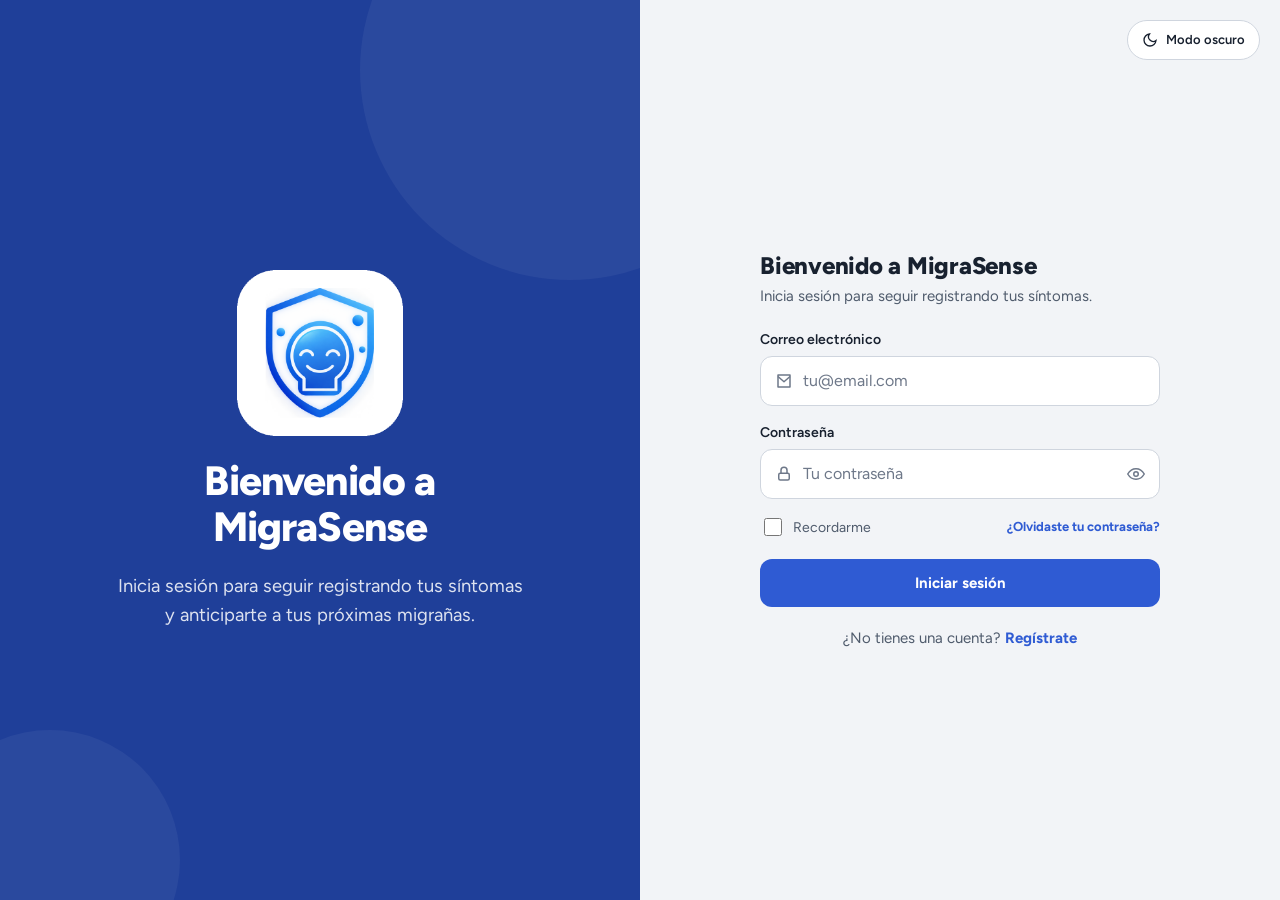
<file: onboarding.html>
<!DOCTYPE html>
<html lang="es">
<head>
<meta charset="UTF-8">
<title>Conozcamos sobre ti · MigraSense</title>
<meta name="viewport" content="width=device-width, initial-scale=1.0">
<link rel="icon" href="assets/img/favicon-32.png">
<link rel="manifest" href="manifest.webmanifest">
<meta name="theme-color" content="#f2f4f7" media="(prefers-color-scheme: light)"><meta name="theme-color" content="#11151b" media="(prefers-color-scheme: dark)">
<link rel="stylesheet" href="css/style.css">
<script>
(function(){
  try{
    var t = localStorage.getItem('ms_theme');
    if(!t){ t = (window.matchMedia && window.matchMedia('(prefers-color-scheme: dark)').matches) ? 'dark' : 'light'; }
    document.documentElement.setAttribute('data-theme', t);
  }catch(e){}
})();
</script>
</head>
<body>
<div class="app-shell no-nav wide-form onb-page">
  <div class="screen">

    <!-- Las preguntas son obligatorias: no hay opción "Más tarde" -->
    <div class="onb-header" id="onbHeader">
      <button class="back-btn" id="backBtn" aria-label="Atrás">
        <svg width="18" height="18" viewBox="0 0 24 24" fill="none" stroke="currentColor" stroke-width="2.4"><path d="M15 19l-7-7 7-7"/></svg>
      </button>
      <span class="onb-progress-label" id="stepLabel">1 de 13</span>
      <div class="progress-track"><div class="progress-fill" id="progressFill"></div></div>
    </div>

    <!-- MODO EDICIÓN (perfil → Editar cuestionario): todas las respuestas en una sola pantalla -->
    <div id="editMode" hidden>
      <div class="edit-head">
        <a href="perfil.html" class="back-btn" aria-label="Volver al perfil">
          <svg width="18" height="18" viewBox="0 0 24 24" fill="none" stroke="currentColor" stroke-width="2.4"><path d="M15 19l-7-7 7-7"/></svg>
        </a>
        <div>
          <h2 style="font-size:1.3rem;">Editar cuestionario</h2>
          <p class="muted small">Cambia solo las respuestas que quieras. No tienes que responder todo de nuevo.</p>
        </div>
      </div>
      <div id="editHost" class="edit-grid"></div>
      <div class="edit-actions">
        <a href="perfil.html" class="btn btn-outline">Cancelar</a>
        <button type="button" class="btn btn-primary" id="editSaveBtn">Guardar cambios</button>
      </div>
    </div>

    <div class="onb-body" id="onbBody">
      <div class="onb-illustration" id="onbIllustration"></div>

      <div class="onb-content">
        <!-- Aquí js/onboarding.js dibuja la pregunta actual -->
        <div id="stepsHost"></div>

        <div class="onb-footer">
          <button class="btn btn-outline" id="prevBtn" style="visibility:hidden;" aria-label="Pregunta anterior">
            <svg width="18" height="18" viewBox="0 0 24 24" fill="none" stroke="currentColor" stroke-width="2.4"><path d="M15 19l-7-7 7-7"/></svg>
          </button>
          <button class="btn btn-primary" id="nextBtn" disabled>Continuar</button>
        </div>

        <div class="dots" id="dots"></div>
      </div>
    </div>
  </div>
</div>

<script src="js/app.js"></script>
<script src="js/preguntas.js"></script>
<script src="js/api.js"></script>
<script src="js/onboarding.js"></script>
</body>
</html>
</file>
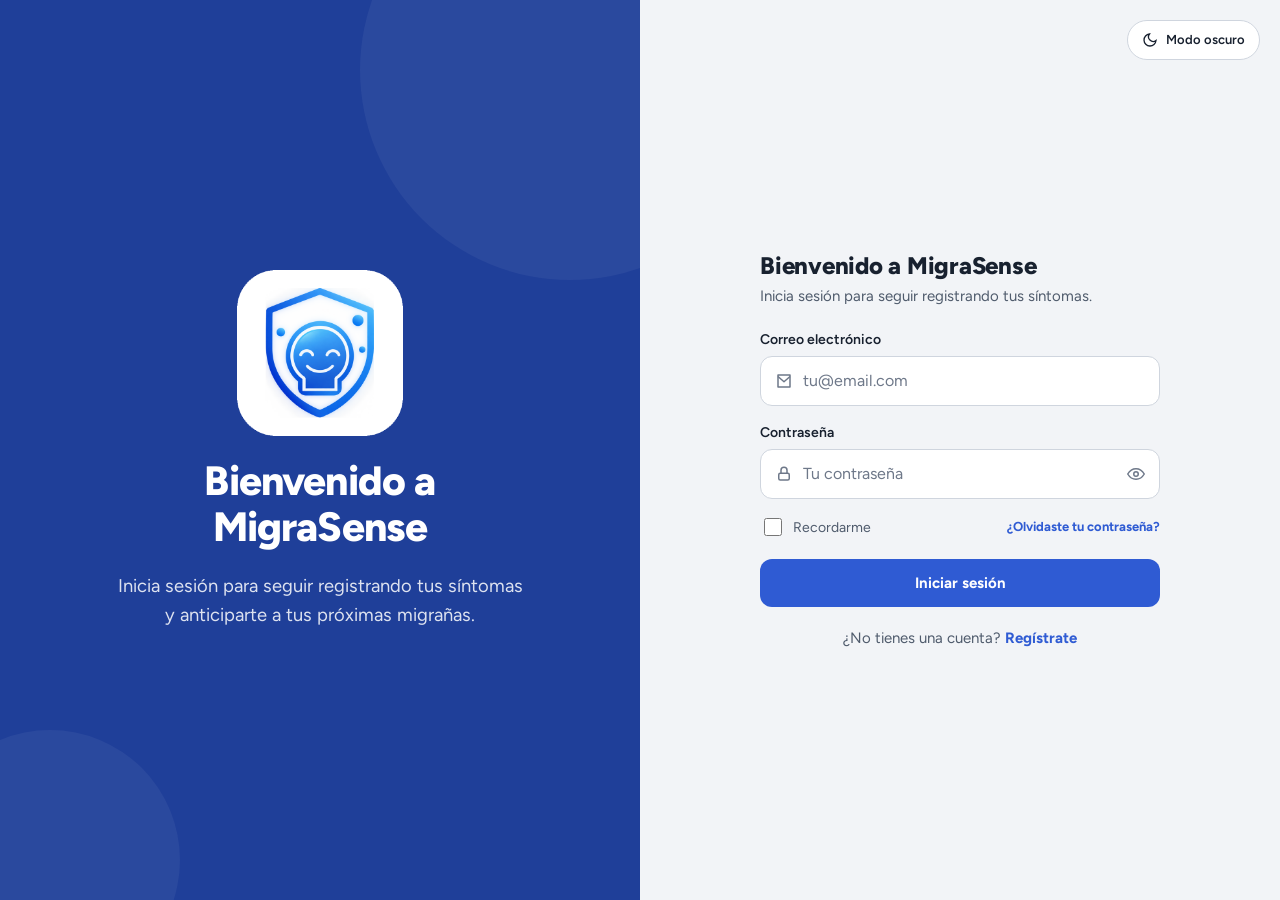
<file: perfil.html>
<!DOCTYPE html>
<html lang="es">
<head>
<meta charset="UTF-8">
<title>Perfil · MigraSense</title>
<meta name="viewport" content="width=device-width, initial-scale=1.0">
<link rel="icon" href="assets/img/favicon-32.png">
<link rel="manifest" href="manifest.webmanifest">
<meta name="theme-color" content="#f2f4f7" media="(prefers-color-scheme: light)"><meta name="theme-color" content="#11151b" media="(prefers-color-scheme: dark)">
<link rel="stylesheet" href="css/style.css">
<script>
(function(){
  try{
    var t = localStorage.getItem('ms_theme');
    if(!t){ t = (window.matchMedia && window.matchMedia('(prefers-color-scheme: dark)').matches) ? 'dark' : 'light'; }
    document.documentElement.setAttribute('data-theme', t);
  }catch(e){}
})();
</script>
</head>
<body>
<div class="app-shell">
  <aside class="side-nav" aria-label="Menú principal">
    <a href="dashboard.html" class="logo-sm" aria-label="MigraSense, ir al inicio"><img src="assets/img/logo-icon.png" alt=""><strong>Migra<span>Sense</span></strong></a>
    <a href="registro.html" class="btn btn-primary side-cta" data-page="registro.html"><svg viewBox="0 0 24 24" fill="none" stroke="currentColor" stroke-width="1.8" stroke-linecap="round" stroke-linejoin="round" aria-hidden="true"><path d="M12 5v14M5 12h14"/></svg><span>Registrar</span></a>
    <nav class="side-links">
      <a href="dashboard.html" class="nav-item" data-page="dashboard.html"><svg viewBox="0 0 24 24" fill="none" stroke="currentColor" stroke-width="1.8" stroke-linecap="round" stroke-linejoin="round" aria-hidden="true"><path d="M4 10.5 12 4l8 6.5"/><path d="M6 9.5V20h12V9.5"/><path d="M10 20v-5h4v5"/></svg><span>Inicio</span></a>
      <a href="historial.html" class="nav-item" data-page="historial.html"><svg viewBox="0 0 24 24" fill="none" stroke="currentColor" stroke-width="1.8" stroke-linecap="round" stroke-linejoin="round" aria-hidden="true"><rect x="4" y="5" width="16" height="15" rx="2"/><path d="M4 10h16M9 3v4M15 3v4M8 14h3M8 17h6"/></svg><span>Historial</span></a>
      <a href="consejos.html" class="nav-item" data-page="consejos.html"><svg viewBox="0 0 24 24" fill="none" stroke="currentColor" stroke-width="1.8" stroke-linecap="round" stroke-linejoin="round" aria-hidden="true"><path d="M9 18h6M10 21h4"/><path d="M12 3a6 6 0 0 0-3.5 10.9c.9.7 1.5 1.5 1.5 2.6V17h4v-.5c0-1.1.6-1.9 1.5-2.6A6 6 0 0 0 12 3Z"/></svg><span>Consejos</span></a>
      <a href="perfil.html" class="nav-item" data-page="perfil.html"><svg viewBox="0 0 24 24" fill="none" stroke="currentColor" stroke-width="1.8" stroke-linecap="round" stroke-linejoin="round" aria-hidden="true"><circle cx="12" cy="8" r="4"/><path d="M4.5 20c.8-3.6 3.9-6 7.5-6s6.7 2.4 7.5 6"/></svg><span>Perfil</span></a>
    </nav>
    <div class="side-nav-footer">
      <a href="perfil.html" class="account-chip">
        <img class="account-avatar" data-user-avatar src="assets/img/avatar-default.png" alt="">
        <span class="account-text"><strong data-user-name>Tu cuenta</strong><small data-user-email></small></span>
      </a>
      <label class="side-row"><svg viewBox="0 0 24 24" fill="none" stroke="currentColor" stroke-width="1.8" stroke-linecap="round" stroke-linejoin="round" aria-hidden="true"><path d="M20 14.5A8 8 0 0 1 9.5 4a8 8 0 1 0 10.5 10.5Z"/></svg><span>Modo oscuro</span><span class="switch"><input type="checkbox" class="theme-toggle" aria-label="Modo oscuro"><span class="slider"></span></span></label>
      <button type="button" class="side-row side-logout" data-logout><svg viewBox="0 0 24 24" fill="none" stroke="currentColor" stroke-width="1.8" stroke-linecap="round" stroke-linejoin="round" aria-hidden="true"><path d="M15 4h3a2 2 0 0 1 2 2v12a2 2 0 0 1-2 2h-3"/><path d="M10 16l-4-4 4-4M6 12h10"/></svg><span>Cerrar sesión</span></button>
    </div>
  </aside>
  <header class="app-bar">
    <a href="dashboard.html" class="logo-sm" aria-label="MigraSense, ir al inicio"><img src="assets/img/logo-icon.png" alt=""><strong>Migra<span>Sense</span></strong></a>
    <div class="account-wrap">
      <button type="button" class="account-btn" id="accountBtn" aria-haspopup="true" aria-expanded="false" aria-controls="accountMenu" aria-label="Tu cuenta">
        <img data-user-avatar src="assets/img/avatar-default.png" alt="">
      </button>
      <div class="account-menu" id="accountMenu" hidden>
        <div class="account-menu-head"><strong data-user-name>Tu cuenta</strong><small data-user-email></small></div>
        <a href="perfil.html" class="menu-row"><svg viewBox="0 0 24 24" fill="none" stroke="currentColor" stroke-width="1.8" stroke-linecap="round" stroke-linejoin="round" aria-hidden="true"><circle cx="12" cy="8" r="4"/><path d="M4.5 20c.8-3.6 3.9-6 7.5-6s6.7 2.4 7.5 6"/></svg><span>Mi perfil</span></a>
        <label class="menu-row"><svg viewBox="0 0 24 24" fill="none" stroke="currentColor" stroke-width="1.8" stroke-linecap="round" stroke-linejoin="round" aria-hidden="true"><path d="M20 14.5A8 8 0 0 1 9.5 4a8 8 0 1 0 10.5 10.5Z"/></svg><span>Modo oscuro</span><span class="switch"><input type="checkbox" class="theme-toggle" aria-label="Modo oscuro"><span class="slider"></span></span></label>
        <button type="button" class="menu-row menu-logout" data-logout><svg viewBox="0 0 24 24" fill="none" stroke="currentColor" stroke-width="1.8" stroke-linecap="round" stroke-linejoin="round" aria-hidden="true"><path d="M15 4h3a2 2 0 0 1 2 2v12a2 2 0 0 1-2 2h-3"/><path d="M10 16l-4-4 4-4M6 12h10"/></svg><span>Cerrar sesión</span></button>
      </div>
    </div>
  </header>

  <main class="screen" id="contenido">

    <header class="page-head">
      <div>
        <h1 class="page-title">Perfil</h1>
        <p class="page-sub">Tu cuenta, tu perfil de migraña y tus avisos.</p>
      </div>
    </header>

    <div class="profile-layout">
      <aside class="profile-aside">
        <section class="card identity-card" aria-label="Tu cuenta">
          <div class="profile-avatar" id="profileAvatar">
            <img id="profileAvatarImg" src="assets/img/avatar-default.png" alt="Foto de perfil">
          </div>
          <div class="identity-text">
            <h2 id="profileName">—</h2>
            <p id="profileEmail">—</p>
          </div>
          <div class="avatar-actions">
            <button type="button" class="btn btn-outline btn-sm" id="changePhotoBtn">Cambiar foto</button>
            <button type="button" class="btn btn-ghost btn-sm" id="removePhotoBtn" style="display:none;">Quitar foto</button>
            <input type="file" id="photoInput" accept="image/png,image/jpeg,image/webp" hidden>
          </div>
        </section>

        <nav class="profile-toc" aria-label="Secciones del perfil">
          <a href="#cuenta">Datos de la cuenta</a>
          <a href="#seguridad">Contraseña</a>
          <a href="#migrana">Perfil de migraña</a>
          <a href="#recordatorios">Recordatorios</a>
          <a href="#preferencias">Apariencia</a>
          <a href="#sesion">Sesión</a>
        </nav>

        <a href="historial.html?reporte=1" class="report-cta" id="reportCta">
          <span class="report-cta-icon"><svg width="20" height="20" viewBox="0 0 24 24" fill="none" stroke="currentColor" stroke-width="1.8" stroke-linecap="round" stroke-linejoin="round" aria-hidden="true"><path d="M14 3H7a2 2 0 0 0-2 2v14a2 2 0 0 0 2 2h10a2 2 0 0 0 2-2V8Z"/><path d="M14 3v5h5M9 13h6M9 17h4"/></svg></span>
          <span class="report-cta-text">
            <strong>Reporte para tu médico</strong>
            <span>PDF con resumen, gráficos y todos tus registros</span>
          </span>
          <svg class="report-cta-go" width="18" height="18" viewBox="0 0 24 24" fill="none" stroke="currentColor" stroke-width="2" stroke-linecap="round" aria-hidden="true"><path d="M9 6l6 6-6 6"/></svg>
        </a>
      </aside>

      <div class="profile-main">

        <section class="card prof-section" id="cuenta">
          <div class="prof-head">
            <h2>Datos de la cuenta</h2>
            <p>El nombre se muestra en tu inicio y en el reporte.</p>
          </div>
          <form id="profileForm" class="form-grid">
            <div class="field">
              <label for="pName">Nombre</label>
              <div class="input-wrap">
                <svg width="18" height="18" viewBox="0 0 24 24" fill="none" stroke="currentColor" stroke-width="1.8" aria-hidden="true"><circle cx="12" cy="8" r="4"/><path d="M4.5 20c.8-3.6 3.9-6 7.5-6s6.7 2.4 7.5 6"/></svg>
                <input type="text" id="pName" maxlength="60" autocomplete="name">
              </div>
            </div>
            <div class="field">
              <label for="pEmail">Correo electrónico</label>
              <div class="input-wrap">
                <svg width="18" height="18" viewBox="0 0 24 24" fill="none" stroke="currentColor" stroke-width="1.8" aria-hidden="true"><rect x="3" y="5" width="18" height="14" rx="2"/><path d="m3 7 9 6 9-6"/></svg>
                <input type="email" id="pEmail" maxlength="60" autocomplete="email">
              </div>
            </div>
            <div class="field field-span" id="fieldPassActual" hidden>
              <label for="pPassActual">Contraseña actual (necesaria para cambiar el correo)</label>
              <div class="input-wrap">
                <svg width="18" height="18" viewBox="0 0 24 24" fill="none" stroke="currentColor" stroke-width="1.8" aria-hidden="true"><rect x="5" y="11" width="14" height="10" rx="2"/><path d="M8 11V7a4 4 0 0 1 8 0v4"/></svg>
                <input type="password" id="pPassActual" maxlength="128" autocomplete="current-password">
              </div>
            </div>
            <div class="form-actions field-span">
              <button type="submit" class="btn btn-primary btn-sm">Guardar cambios</button>
            </div>
          </form>
        </section>

        <section class="card prof-section" id="seguridad">
          <div class="prof-head">
            <h2>Contraseña</h2>
            <p>Mínimo 10 caracteres, con mayúscula, minúscula y número.</p>
          </div>
          <form id="claveForm" class="form-grid">
            <div class="field field-span">
              <label for="cActual">Contraseña actual</label>
              <div class="input-wrap">
                <svg width="18" height="18" viewBox="0 0 24 24" fill="none" stroke="currentColor" stroke-width="1.8" aria-hidden="true"><rect x="5" y="11" width="14" height="10" rx="2"/><path d="M8 11V7a4 4 0 0 1 8 0v4"/></svg>
                <input type="password" id="cActual" maxlength="128" autocomplete="current-password">
              </div>
            </div>
            <div class="field">
              <label for="cNueva">Nueva contraseña</label>
              <div class="input-wrap">
                <svg width="18" height="18" viewBox="0 0 24 24" fill="none" stroke="currentColor" stroke-width="1.8" aria-hidden="true"><rect x="5" y="11" width="14" height="10" rx="2"/><path d="M8 11V7a4 4 0 0 1 8 0v4"/></svg>
                <input type="password" id="cNueva" maxlength="128" autocomplete="new-password">
              </div>
            </div>
            <div class="field">
              <label for="cNueva2">Repite la nueva contraseña</label>
              <div class="input-wrap">
                <svg width="18" height="18" viewBox="0 0 24 24" fill="none" stroke="currentColor" stroke-width="1.8" aria-hidden="true"><rect x="5" y="11" width="14" height="10" rx="2"/><path d="M8 11V7a4 4 0 0 1 8 0v4"/></svg>
                <input type="password" id="cNueva2" maxlength="128" autocomplete="new-password">
              </div>
            </div>
            <div class="form-actions field-span">
              <button type="submit" class="btn btn-outline btn-sm">Cambiar contraseña</button>
            </div>
          </form>
        </section>

        <section class="card prof-section" id="migrana">
          <div class="prof-head prof-head-row">
            <div>
              <h2>Perfil de migraña</h2>
              <p>Lo que respondiste en el cuestionario. La predicción lo usa junto con tus registros.</p>
            </div>
            <a href="onboarding.html?edit=1" class="btn btn-outline btn-sm" id="editQuizBtn">Editar respuestas</a>
          </div>
          <div id="migraineInfo" class="info-grid"></div>
        </section>

        <section class="card prof-section" id="recordatorios">
          <div class="prof-head">
            <h2>Recordatorios y avisos</h2>
            <p>Te ayudan a no olvidar registrar y te avisan si el riesgo sube.</p>
          </div>
          <div class="settings-row alert-row">
            <div class="settings-label">
              <div>Aviso de posible episodio<div class="settings-sub">Te avisa cuando hay mucha probabilidad de migraña: te dice la probabilidad y en cuántas horas podría aparecer</div></div>
            </div>
            <div class="rem-controls">
              <label class="switch"><input type="checkbox" id="pRemAlerta" aria-label="Activar aviso de posible episodio"><span class="slider"></span></label>
            </div>
          </div>
          <div class="settings-row">
            <div class="settings-label">
              <div>Recordatorio diario<div class="settings-sub">«¿Cómo te fue hoy?» a la hora que elijas</div></div>
            </div>
            <div class="rem-controls">
              <input type="time" class="rem-time" id="pDailyTime" value="20:00" aria-label="Hora del recordatorio diario">
              <label class="switch"><input type="checkbox" id="pRemDaily" aria-label="Activar recordatorio diario"><span class="slider"></span></label>
            </div>
          </div>
          <div class="settings-row">
            <div class="settings-label">
              <div>Resumen semanal<div class="settings-sub">Te enviamos el PDF de tu semana por correo y un aviso</div></div>
            </div>
            <div class="rem-controls">
              <select class="rem-time" id="pWeeklyDay" aria-label="Día del resumen semanal">
                <option value="1">Lunes</option><option value="2">Martes</option><option value="3">Miércoles</option>
                <option value="4">Jueves</option><option value="5">Viernes</option><option value="6">Sábado</option><option value="0">Domingo</option>
              </select>
              <input type="time" class="rem-time" id="pWeeklyTime" value="19:00" aria-label="Hora del resumen semanal">
              <label class="switch"><input type="checkbox" id="pRemWeekly" aria-label="Activar resumen semanal"><span class="slider"></span></label>
            </div>
          </div>

          <div class="rem-status" id="remStatus" role="status" data-estado="warn"></div>
          <p class="small muted" id="remNext"></p>
          <div class="rem-actions">
            <button type="button" class="btn btn-primary btn-sm" id="remEnableBtn" style="display:none;">Activar avisos del dispositivo</button>
            <button type="button" class="btn btn-outline btn-sm" id="remTestBtn">Enviar prueba</button>
            <button type="button" class="btn btn-outline btn-sm" id="remTestAlertBtn">Probar aviso de episodio</button>
          </div>
          <p class="small muted rem-note">Los avisos llegan a la hora elegida aunque MigraSense esté cerrada, en cada dispositivo donde los actives. En iPhone, primero instala MigraSense en la pantalla de inicio (Compartir → Agregar a inicio). Si no hay ningún dispositivo con avisos, el recordatorio diario te llega por correo; el resumen semanal siempre llega por correo con el PDF.</p>
        </section>

        <section class="card prof-section" id="preferencias">
          <div class="prof-head">
            <h2>Apariencia</h2>
          </div>
          <div class="settings-row theme-row">
            <div class="settings-label">
              <div>Modo oscuro<div class="settings-sub">Menos brillo en la pantalla: útil si la luz te molesta</div></div>
            </div>
            <label class="switch"><input type="checkbox" class="theme-toggle" id="pTheme" aria-label="Modo oscuro"><span class="slider"></span></label>
          </div>
        </section>

        <section class="card prof-section session-card" id="sesion">
          <div class="session-text">
            <h2>Sesión</h2>
            <p>Has iniciado sesión como <strong data-user-email>—</strong>.</p>
          </div>
          <button type="button" class="btn btn-outline btn-sm" id="logoutBtn">
            <svg width="18" height="18" viewBox="0 0 24 24" fill="none" stroke="currentColor" stroke-width="1.8" stroke-linecap="round" stroke-linejoin="round" aria-hidden="true"><path d="M15 4h3a2 2 0 0 1 2 2v12a2 2 0 0 1-2 2h-3"/><path d="M10 16l-4-4 4-4M6 12h10"/></svg>
            Cerrar sesión
          </button>
        </section>

        <details class="card danger-zone" id="borrarCuenta">
          <summary>
            <span><strong>Eliminar mi cuenta</strong><small>Borra tu cuenta y todos tus registros para siempre</small></span>
            <svg width="18" height="18" viewBox="0 0 24 24" fill="none" stroke="currentColor" stroke-width="2" aria-hidden="true"><path d="m6 9 6 6 6-6"/></svg>
          </summary>
          <div class="danger-body">
            <p>Esta acción no se puede deshacer. Se borrarán tu cuenta y <strong>todos</strong> tus registros. Escribe tu contraseña para confirmar.</p>
            <div class="field">
              <label for="bClave">Contraseña</label>
              <div class="input-wrap">
                <input type="password" id="bClave" maxlength="128" autocomplete="current-password">
              </div>
            </div>
            <button type="button" class="btn btn-danger btn-sm" id="borrarCuentaBtn">Eliminar cuenta definitivamente</button>
          </div>
        </details>

      </div>
    </div>

  </main>
  <nav class="bottom-nav" aria-label="Navegación">
    <a href="dashboard.html" class="nav-item" data-page="dashboard.html"><svg viewBox="0 0 24 24" fill="none" stroke="currentColor" stroke-width="1.8" stroke-linecap="round" stroke-linejoin="round" aria-hidden="true"><path d="M4 10.5 12 4l8 6.5"/><path d="M6 9.5V20h12V9.5"/><path d="M10 20v-5h4v5"/></svg><span>Inicio</span></a>
    <a href="historial.html" class="nav-item" data-page="historial.html"><svg viewBox="0 0 24 24" fill="none" stroke="currentColor" stroke-width="1.8" stroke-linecap="round" stroke-linejoin="round" aria-hidden="true"><rect x="4" y="5" width="16" height="15" rx="2"/><path d="M4 10h16M9 3v4M15 3v4M8 14h3M8 17h6"/></svg><span>Historial</span></a>
    <a href="registro.html" class="nav-item nav-cta" data-page="registro.html"><span class="nav-cta-dot"><svg viewBox="0 0 24 24" fill="none" stroke="currentColor" stroke-width="1.8" stroke-linecap="round" stroke-linejoin="round" aria-hidden="true"><path d="M12 5v14M5 12h14"/></svg></span><span>Registrar</span></a>
    <a href="consejos.html" class="nav-item" data-page="consejos.html"><svg viewBox="0 0 24 24" fill="none" stroke="currentColor" stroke-width="1.8" stroke-linecap="round" stroke-linejoin="round" aria-hidden="true"><path d="M9 18h6M10 21h4"/><path d="M12 3a6 6 0 0 0-3.5 10.9c.9.7 1.5 1.5 1.5 2.6V17h4v-.5c0-1.1.6-1.9 1.5-2.6A6 6 0 0 0 12 3Z"/></svg><span>Consejos</span></a>
    <a href="perfil.html" class="nav-item" data-page="perfil.html"><svg viewBox="0 0 24 24" fill="none" stroke="currentColor" stroke-width="1.8" stroke-linecap="round" stroke-linejoin="round" aria-hidden="true"><circle cx="12" cy="8" r="4"/><path d="M4.5 20c.8-3.6 3.9-6 7.5-6s6.7 2.4 7.5 6"/></svg><span>Perfil</span></a>
  </nav>

</div>

<script src="js/app.js"></script>
<script src="js/preguntas.js"></script>
<script src="js/api.js"></script>
<script src="js/analisis.js"></script>
<script src="js/recordatorios.js"></script>
<script src="js/perfil.js"></script>
</body>
</html>
</file>
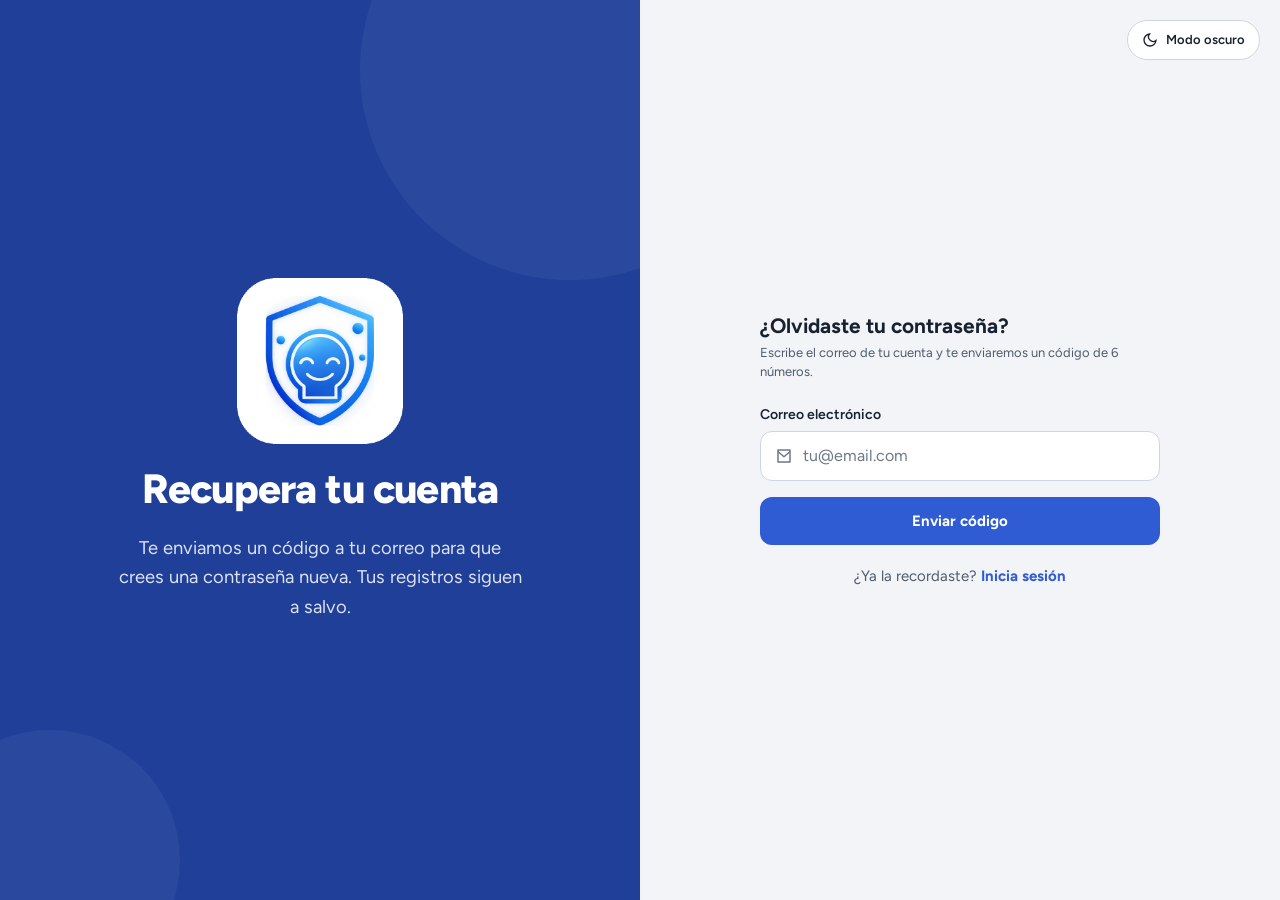
<file: recuperar.html>
<!DOCTYPE html>
<html lang="es">
<head>
<meta charset="UTF-8">
<title>Recuperar contraseña · MigraSense</title>
<meta name="viewport" content="width=device-width, initial-scale=1.0">
<meta name="referrer" content="no-referrer">
<link rel="icon" href="assets/img/favicon-32.png">
<link rel="manifest" href="manifest.webmanifest">
<meta name="theme-color" content="#f2f4f7" media="(prefers-color-scheme: light)"><meta name="theme-color" content="#11151b" media="(prefers-color-scheme: dark)">
<link rel="stylesheet" href="css/style.css">
<script>
(function(){
  try{
    var t = localStorage.getItem('ms_theme');
    if(!t){ t = (window.matchMedia && window.matchMedia('(prefers-color-scheme: dark)').matches) ? 'dark' : 'light'; }
    document.documentElement.setAttribute('data-theme', t);
  }catch(e){}
})();
</script>
<style>
  .codigo-input{ letter-spacing:.5em; font-size:1.25rem; font-weight:700; text-align:center; font-variant-numeric:tabular-nums; }
  .paso-aviso{ background:var(--accent-soft); color:var(--text); border-radius:var(--radius-md); padding:12px 14px; margin:0 0 18px; font-size:.85rem; line-height:1.45; }
  .paso-aviso b{ word-break:break-all; }
  .acciones-secundarias{ display:flex; justify-content:space-between; gap:12px; margin-top:14px; flex-wrap:wrap; }
  .acciones-secundarias .link-btn{ font-size:.82rem; }
  .acciones-secundarias .link-btn[disabled]{ opacity:.55; cursor:default; text-decoration:none; }
  [hidden]{ display:none !important; }
</style>
</head>
<body>
<div class="app-shell no-nav auth-split">
  <button type="button" class="theme-fab" id="authThemeFab" aria-label="Cambiar modo oscuro" onclick="msToggleTheme()">
    <span class="theme-fab-opt opt-dark">
      <svg viewBox="0 0 24 24" fill="none" stroke="currentColor" stroke-width="2"><path d="M21 12.79A9 9 0 1 1 11.21 3 7 7 0 0 0 21 12.79Z"/></svg>
      Modo oscuro
    </span>
    <span class="theme-fab-opt opt-light">
      <svg viewBox="0 0 24 24" fill="none" stroke="currentColor" stroke-width="2"><circle cx="12" cy="12" r="4"/><path d="M12 2v2M12 20v2M4.9 4.9l1.4 1.4M17.7 17.7l1.4 1.4M2 12h2M20 12h2M4.9 19.1l1.4-1.4M17.7 6.3l1.4-1.4"/></svg>
      Modo claro
    </span>
  </button>

  <div class="auth-visual" aria-hidden="true">
    <span class="auth-blob b1"></span>
    <span class="auth-blob b2"></span>
    <div class="auth-illustration">
      <img src="assets/img/auth-shield.png" alt="">
    </div>
    <h2>Recupera tu cuenta</h2>
    <p>Te enviamos un código a tu correo para que crees una contraseña nueva. Tus registros siguen a salvo.</p>
  </div>

  <div class="screen screen-form">
    <div class="brand" style="margin-bottom:20px;">
      <img src="assets/img/logo.png" alt="MigraSense">
      <div class="brand-name">Migra<span>Sense</span></div>
    </div>

    <!-- PASO 1: pedir el código -->
    <section id="paso1">
      <h2 style="font-size:1.3rem; margin-bottom:4px;">¿Olvidaste tu contraseña?</h2>
      <p class="muted small" style="margin-bottom:22px;">Escribe el correo de tu cuenta y te enviaremos un código de 6 números.</p>

      <form id="pedirForm" novalidate>
        <div class="field" id="fieldEmail">
          <label for="email">Correo electrónico</label>
          <div class="input-wrap">
            <svg width="18" height="18" viewBox="0 0 24 24" fill="none" stroke="currentColor" stroke-width="2"><path d="M4 4h16v16H4z" stroke-linejoin="round"/><path d="m4 6 8 7 8-7" stroke-linejoin="round"/></svg>
            <input type="email" id="email" placeholder="tu@email.com" autocomplete="username" maxlength="60">
          </div>
          <p class="field-error">Ingresa un correo válido.</p>
        </div>

        <button type="submit" class="btn btn-primary">Enviar código</button>
      </form>
    </section>

    <!-- PASO 2: código + contraseña nueva -->
    <section id="paso2" hidden>
      <h2 style="font-size:1.3rem; margin-bottom:4px;">Crea tu nueva contraseña</h2>
      <p class="paso-aviso" id="avisoCorreo" role="status">Si <b id="correoMostrado"></b> está registrado, te llegó un código de 6 números. Vence en 15 minutos. Si no lo ves, revisa la carpeta de spam.</p>

      <form id="cambiarForm" novalidate>
        <div class="field" id="fieldCodigo">
          <label for="codigo">Código del correo</label>
          <div class="input-wrap">
            <svg width="18" height="18" viewBox="0 0 24 24" fill="none" stroke="currentColor" stroke-width="2"><rect x="3" y="6" width="18" height="12" rx="2"/><path d="M7 12h.01M11 12h.01M15 12h.01"/></svg>
            <input type="text" id="codigo" class="codigo-input" inputmode="numeric" autocomplete="one-time-code" maxlength="12" placeholder="000000" pattern="\d{6}">
          </div>
          <p class="field-error">Escribe los 6 números del correo.</p>
        </div>

        <div class="field" id="fieldPass">
          <label for="password">Contraseña nueva</label>
          <div class="input-wrap">
            <svg width="18" height="18" viewBox="0 0 24 24" fill="none" stroke="currentColor" stroke-width="2"><rect x="5" y="11" width="14" height="9" rx="2"/><path d="M8 11V7a4 4 0 0 1 8 0v4"/></svg>
            <input type="password" id="password" placeholder="Crea una contraseña segura" autocomplete="new-password" maxlength="128">
            <button type="button" class="toggle-eye" data-target="password" aria-label="Mostrar u ocultar contraseña">
              <svg width="18" height="18" viewBox="0 0 24 24" fill="none" stroke="currentColor" stroke-width="2"><path d="M1 12s4-7 11-7 11 7 11 7-4 7-11 7-11-7-11-7Z"/><circle cx="12" cy="12" r="3"/></svg>
            </button>
          </div>
          <div class="pw-strength" id="pwStrength">
            <div class="pw-strength-bar"><span></span><span></span><span></span></div>
            <p class="pw-strength-label" id="pwStrengthLabel">Fácil</p>
          </div>
          <p class="field-error">Mínimo 10 caracteres, con mayúscula, minúscula y número.</p>
        </div>

        <div class="field" id="fieldPass2">
          <label for="password2">Confirmar contraseña</label>
          <div class="input-wrap">
            <svg width="18" height="18" viewBox="0 0 24 24" fill="none" stroke="currentColor" stroke-width="2"><rect x="5" y="11" width="14" height="9" rx="2"/><path d="M8 11V7a4 4 0 0 1 8 0v4"/></svg>
            <input type="password" id="password2" placeholder="Repite tu contraseña" autocomplete="new-password" maxlength="128">
          </div>
          <p class="field-error">Las contraseñas no coinciden.</p>
        </div>

        <button type="submit" class="btn btn-primary">Cambiar contraseña</button>

        <div class="acciones-secundarias">
          <button type="button" class="link-btn" id="reenviarBtn" disabled>Reenviar código</button>
          <button type="button" class="link-btn" id="otroCorreoBtn">Usar otro correo</button>
        </div>
      </form>
    </section>

    <p class="foot-link">¿Ya la recordaste? <a href="login.html">Inicia sesión</a></p>
  </div>
</div>

<script src="js/app.js"></script>
<script src="js/preguntas.js"></script>
<script src="js/api.js"></script>
<script src="js/recuperar.js"></script>
</body>
</html>
</file>
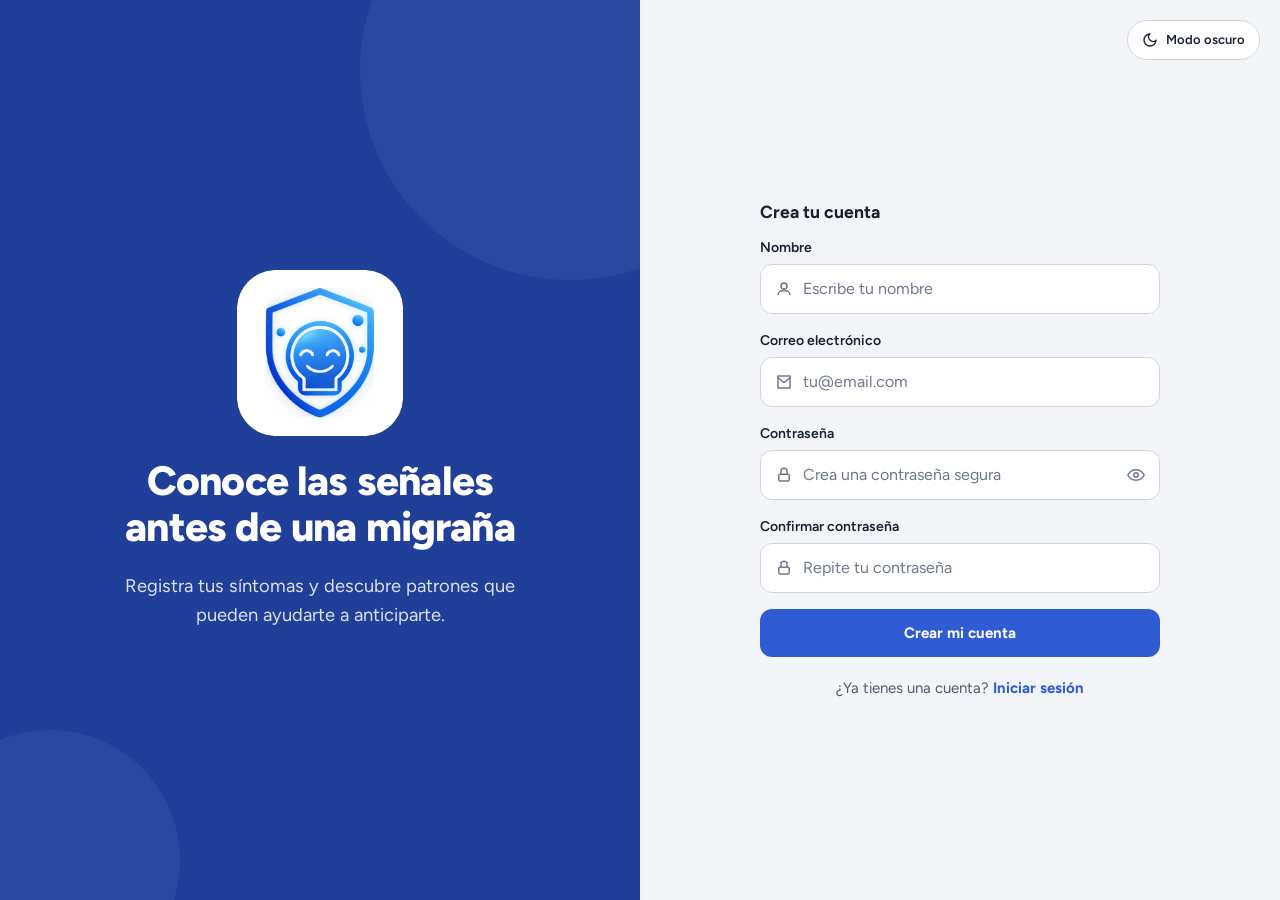
<file: register.html>
<!DOCTYPE html>
<html lang="es">
<head>
<meta charset="UTF-8">
<title>Crear cuenta · MigraSense</title>
<meta name="viewport" content="width=device-width, initial-scale=1.0">
<link rel="icon" href="assets/img/favicon-32.png">
<link rel="manifest" href="manifest.webmanifest">
<meta name="theme-color" content="#f2f4f7" media="(prefers-color-scheme: light)"><meta name="theme-color" content="#11151b" media="(prefers-color-scheme: dark)">
<link rel="stylesheet" href="css/style.css">
<script>
(function(){
  try{
    var t = localStorage.getItem('ms_theme');
    if(!t){ t = (window.matchMedia && window.matchMedia('(prefers-color-scheme: dark)').matches) ? 'dark' : 'light'; }
    document.documentElement.setAttribute('data-theme', t);
  }catch(e){}
})();
</script>
</head>
<body>
<div class="app-shell no-nav auth-split">
    <button type="button" class="theme-fab" id="authThemeFab" aria-label="Cambiar modo oscuro" onclick="msToggleTheme()">
    <span class="theme-fab-opt opt-dark">
      <svg viewBox="0 0 24 24" fill="none" stroke="currentColor" stroke-width="2"><path d="M21 12.79A9 9 0 1 1 11.21 3 7 7 0 0 0 21 12.79Z"/></svg>
      Modo oscuro
    </span>
    <span class="theme-fab-opt opt-light">
      <svg viewBox="0 0 24 24" fill="none" stroke="currentColor" stroke-width="2"><circle cx="12" cy="12" r="4"/><path d="M12 2v2M12 20v2M4.9 4.9l1.4 1.4M17.7 17.7l1.4 1.4M2 12h2M20 12h2M4.9 19.1l1.4-1.4M17.7 6.3l1.4-1.4"/></svg>
      Modo claro
    </span>
  </button>
  <div class="auth-visual" aria-hidden="true">
    <span class="auth-blob b1"></span>
    <span class="auth-blob b2"></span>
    <div class="auth-illustration">
      <img src="assets/img/auth-shield.png" alt="">
    </div>
    <h2>Conoce las señales antes de una migraña</h2>
    <p>Registra tus síntomas y descubre patrones que pueden ayudarte a anticiparte.</p>
  </div>
  <div class="screen screen-form-sm">

    <div class="brand" style="margin-bottom:20px;">
      <img src="assets/img/logo.png" alt="MigraSense">
      <div class="brand-name">Migra<span>Sense</span></div>
      <h2 style="font-size:1.15rem; margin-top:6px;">Conoce las señales antes de una migraña</h2>
      <p class="brand-tag">Registra tus síntomas y descubre patrones que pueden ayudarte a anticiparte.</p>
    </div>

    <h3 style="margin-bottom:14px;">Crea tu cuenta</h3>

    <form id="registerForm" novalidate>
      <div class="field" id="fieldName">
        <label for="name">Nombre</label>
        <div class="input-wrap">
          <svg width="18" height="18" viewBox="0 0 24 24" fill="none" stroke="currentColor" stroke-width="2"><circle cx="12" cy="8" r="4"/><path d="M4 20c0-4 4-6 8-6s8 2 8 6"/></svg>
          <input type="text" id="name" placeholder="Escribe tu nombre" maxlength="60">
        </div>
        <p class="field-error" id="errorName">Ingresa tu nombre.</p>
      </div>

      <div class="field" id="fieldEmail">
        <label for="email">Correo electrónico</label>
        <div class="input-wrap">
          <svg width="18" height="18" viewBox="0 0 24 24" fill="none" stroke="currentColor" stroke-width="2"><path d="M4 4h16v16H4z" stroke-linejoin="round"/><path d="m4 6 8 7 8-7" stroke-linejoin="round"/></svg>
          <input type="email" id="email" placeholder="tu@email.com" autocomplete="username" maxlength="60">
        </div>
        <p class="field-error" id="errorEmail">Ingresa un correo válido.</p>
      </div>

      <div class="field" id="fieldPass">
        <label for="password">Contraseña</label>
        <div class="input-wrap">
          <svg width="18" height="18" viewBox="0 0 24 24" fill="none" stroke="currentColor" stroke-width="2"><rect x="5" y="11" width="14" height="9" rx="2"/><path d="M8 11V7a4 4 0 0 1 8 0v4"/></svg>
          <input type="password" id="password" placeholder="Crea una contraseña segura" autocomplete="new-password" maxlength="128">
          <button type="button" class="toggle-eye" data-target="password">
            <svg width="18" height="18" viewBox="0 0 24 24" fill="none" stroke="currentColor" stroke-width="2"><path d="M1 12s4-7 11-7 11 7 11 7-4 7-11 7-11-7-11-7Z"/><circle cx="12" cy="12" r="3"/></svg>
          </button>
        </div>
        <div class="pw-strength" id="pwStrength">
          <div class="pw-strength-bar"><span></span><span></span><span></span></div>
          <p class="pw-strength-label" id="pwStrengthLabel">Fácil</p>
        </div>
        <p class="field-error" id="errorPass">Mínimo 10 caracteres, con mayúscula, minúscula y número.</p>
      </div>

      <div class="field" id="fieldPass2">
        <label for="password2">Confirmar contraseña</label>
        <div class="input-wrap">
          <svg width="18" height="18" viewBox="0 0 24 24" fill="none" stroke="currentColor" stroke-width="2"><rect x="5" y="11" width="14" height="9" rx="2"/><path d="M8 11V7a4 4 0 0 1 8 0v4"/></svg>
          <input type="password" id="password2" placeholder="Repite tu contraseña" autocomplete="new-password" maxlength="128">
        </div>
        <p class="field-error" id="errorPass2">Las contraseñas no coinciden.</p>
      </div>

      <button type="submit" class="btn btn-primary">Crear mi cuenta</button>
    </form>

    <p class="foot-link">¿Ya tienes una cuenta? <a href="login.html">Iniciar sesión</a></p>
  </div>
</div>

<script src="js/app.js"></script>
<script src="js/preguntas.js"></script>
<script src="js/api.js"></script>
<script src="js/auth.js"></script>
</body>
</html>
</file>
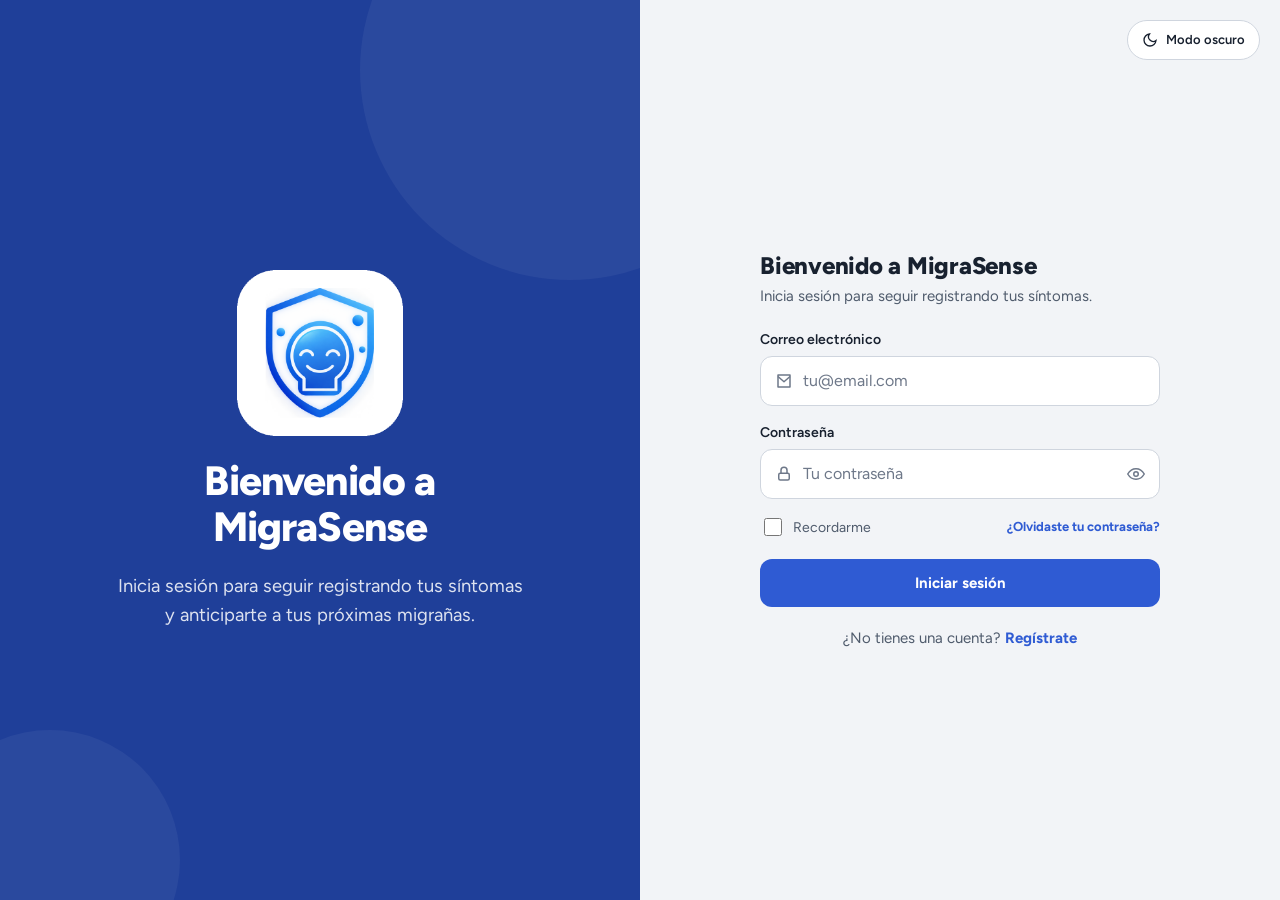
<file: registro.html>
<!DOCTYPE html>
<html lang="es">
<head>
<meta charset="UTF-8">
<title>Registro sereno · MigraSense</title>
<meta name="viewport" content="width=device-width, initial-scale=1.0">
<link rel="icon" href="assets/img/favicon-32.png">
<link rel="manifest" href="manifest.webmanifest">
<meta name="theme-color" content="#f2f4f7" media="(prefers-color-scheme: light)"><meta name="theme-color" content="#11151b" media="(prefers-color-scheme: dark)">
<link rel="stylesheet" href="css/style.css">
<script>
(function(){
  try{
    var t = localStorage.getItem('ms_theme');
    if(!t){ t = (window.matchMedia && window.matchMedia('(prefers-color-scheme: dark)').matches) ? 'dark' : 'light'; }
    document.documentElement.setAttribute('data-theme', t);
  }catch(e){}
})();
</script>
</head>
<body>
<div class="app-shell">
  <aside class="side-nav" aria-label="Menú principal">
    <a href="dashboard.html" class="logo-sm" aria-label="MigraSense, ir al inicio"><img src="assets/img/logo-icon.png" alt=""><strong>Migra<span>Sense</span></strong></a>
    <a href="registro.html" class="btn btn-primary side-cta" data-page="registro.html"><svg viewBox="0 0 24 24" fill="none" stroke="currentColor" stroke-width="1.8" stroke-linecap="round" stroke-linejoin="round" aria-hidden="true"><path d="M12 5v14M5 12h14"/></svg><span>Registrar</span></a>
    <nav class="side-links">
      <a href="dashboard.html" class="nav-item" data-page="dashboard.html"><svg viewBox="0 0 24 24" fill="none" stroke="currentColor" stroke-width="1.8" stroke-linecap="round" stroke-linejoin="round" aria-hidden="true"><path d="M4 10.5 12 4l8 6.5"/><path d="M6 9.5V20h12V9.5"/><path d="M10 20v-5h4v5"/></svg><span>Inicio</span></a>
      <a href="historial.html" class="nav-item" data-page="historial.html"><svg viewBox="0 0 24 24" fill="none" stroke="currentColor" stroke-width="1.8" stroke-linecap="round" stroke-linejoin="round" aria-hidden="true"><rect x="4" y="5" width="16" height="15" rx="2"/><path d="M4 10h16M9 3v4M15 3v4M8 14h3M8 17h6"/></svg><span>Historial</span></a>
      <a href="consejos.html" class="nav-item" data-page="consejos.html"><svg viewBox="0 0 24 24" fill="none" stroke="currentColor" stroke-width="1.8" stroke-linecap="round" stroke-linejoin="round" aria-hidden="true"><path d="M9 18h6M10 21h4"/><path d="M12 3a6 6 0 0 0-3.5 10.9c.9.7 1.5 1.5 1.5 2.6V17h4v-.5c0-1.1.6-1.9 1.5-2.6A6 6 0 0 0 12 3Z"/></svg><span>Consejos</span></a>
      <a href="perfil.html" class="nav-item" data-page="perfil.html"><svg viewBox="0 0 24 24" fill="none" stroke="currentColor" stroke-width="1.8" stroke-linecap="round" stroke-linejoin="round" aria-hidden="true"><circle cx="12" cy="8" r="4"/><path d="M4.5 20c.8-3.6 3.9-6 7.5-6s6.7 2.4 7.5 6"/></svg><span>Perfil</span></a>
    </nav>
    <div class="side-nav-footer">
      <a href="perfil.html" class="account-chip">
        <img class="account-avatar" data-user-avatar src="assets/img/avatar-default.png" alt="">
        <span class="account-text"><strong data-user-name>Tu cuenta</strong><small data-user-email></small></span>
      </a>
      <label class="side-row"><svg viewBox="0 0 24 24" fill="none" stroke="currentColor" stroke-width="1.8" stroke-linecap="round" stroke-linejoin="round" aria-hidden="true"><path d="M20 14.5A8 8 0 0 1 9.5 4a8 8 0 1 0 10.5 10.5Z"/></svg><span>Modo oscuro</span><span class="switch"><input type="checkbox" class="theme-toggle" aria-label="Modo oscuro"><span class="slider"></span></span></label>
      <button type="button" class="side-row side-logout" data-logout><svg viewBox="0 0 24 24" fill="none" stroke="currentColor" stroke-width="1.8" stroke-linecap="round" stroke-linejoin="round" aria-hidden="true"><path d="M15 4h3a2 2 0 0 1 2 2v12a2 2 0 0 1-2 2h-3"/><path d="M10 16l-4-4 4-4M6 12h10"/></svg><span>Cerrar sesión</span></button>
    </div>
  </aside>
  <header class="app-bar">
    <a href="dashboard.html" class="logo-sm" aria-label="MigraSense, ir al inicio"><img src="assets/img/logo-icon.png" alt=""><strong>Migra<span>Sense</span></strong></a>
    <div class="account-wrap">
      <button type="button" class="account-btn" id="accountBtn" aria-haspopup="true" aria-expanded="false" aria-controls="accountMenu" aria-label="Tu cuenta">
        <img data-user-avatar src="assets/img/avatar-default.png" alt="">
      </button>
      <div class="account-menu" id="accountMenu" hidden>
        <div class="account-menu-head"><strong data-user-name>Tu cuenta</strong><small data-user-email></small></div>
        <a href="perfil.html" class="menu-row"><svg viewBox="0 0 24 24" fill="none" stroke="currentColor" stroke-width="1.8" stroke-linecap="round" stroke-linejoin="round" aria-hidden="true"><circle cx="12" cy="8" r="4"/><path d="M4.5 20c.8-3.6 3.9-6 7.5-6s6.7 2.4 7.5 6"/></svg><span>Mi perfil</span></a>
        <label class="menu-row"><svg viewBox="0 0 24 24" fill="none" stroke="currentColor" stroke-width="1.8" stroke-linecap="round" stroke-linejoin="round" aria-hidden="true"><path d="M20 14.5A8 8 0 0 1 9.5 4a8 8 0 1 0 10.5 10.5Z"/></svg><span>Modo oscuro</span><span class="switch"><input type="checkbox" class="theme-toggle" aria-label="Modo oscuro"><span class="slider"></span></span></label>
        <button type="button" class="menu-row menu-logout" data-logout><svg viewBox="0 0 24 24" fill="none" stroke="currentColor" stroke-width="1.8" stroke-linecap="round" stroke-linejoin="round" aria-hidden="true"><path d="M15 4h3a2 2 0 0 1 2 2v12a2 2 0 0 1-2 2h-3"/><path d="M10 16l-4-4 4-4M6 12h10"/></svg><span>Cerrar sesión</span></button>
      </div>
    </div>
  </header>

  <main class="screen" id="contenido">

    <header class="page-head">
      <a href="dashboard.html" class="back-btn" aria-label="Volver al inicio">
        <svg width="18" height="18" viewBox="0 0 24 24" fill="none" stroke="currentColor" stroke-width="2.4"><path d="M15 19l-7-7 7-7"/></svg>
      </a>
      <div>
        <h1 class="page-title" id="registroTitulo">Registrar</h1>
        <p class="page-sub">Anota lo que sientes ahora o lo que sentiste antes.</p>
      </div>
    </header>

    <div class="tabs" role="tablist">
      <button class="tab-btn active" data-tab="prodromico">Síntomas prodrómicos</button>
      <button class="tab-btn" data-tab="episodio">Episodio de migraña</button>
    </div>

    <!-- ============ SÍNTOMAS PRODRÓMICOS ============ -->
    <div class="tab-panel active" id="panel-prodromico">
      <div class="form-cols">
        <div class="form-col">
          <h4 class="form-group-title" style="margin-top:0;">
            <svg width="18" height="18" viewBox="0 0 24 24" fill="none" stroke="currentColor" stroke-width="2"><circle cx="12" cy="12" r="4"/><path d="M12 2v3M12 19v3M4.2 4.2l2.1 2.1M17.7 17.7l2.1 2.1M2 12h3M19 12h3M4.2 19.8l2.1-2.1M17.7 6.3l2.1-2.1"/></svg>
            ¿Qué señal temprana notas?
          </h4>
          <p class="muted small mt-8" style="margin-bottom:14px;">Elige <strong>un solo síntoma</strong>. Si tienes dudas, abre «Más información».</p>
          <div class="sym-list" id="prodromicoChecklist"></div>
        </div>

        <div class="form-col">
          <h4 class="form-group-title" style="margin-top:0;">
            <svg width="18" height="18" viewBox="0 0 24 24" fill="none" stroke="currentColor" stroke-width="2"><circle cx="12" cy="12" r="9"/><path d="M12 7v5l3 2"/></svg>
            ¿A qué hora apareció?
          </h4>
          <div class="chip-grid" id="prodHoraModo">
            <label class="chip selected" data-value="ahora"><input type="radio" name="prodhora" checked>Ahora mismo</label>
            <label class="chip" data-value="otra"><input type="radio" name="prodhora">Elegir otra hora</label>
          </div>
          <div class="mt-16" id="prodHoraWrap" style="display:none;">
            <div class="field">
              <label for="prodFecha">Fecha de aparición</label>
              <div class="input-wrap"><input type="date" id="prodFecha"></div>
            </div>
            <div class="field" style="margin-bottom:0;">
              <label for="prodHora">Hora de aparición</label>
              <div class="input-wrap">
                <svg width="18" height="18" viewBox="0 0 24 24" fill="none" stroke="currentColor" stroke-width="2"><circle cx="12" cy="12" r="9"/><path d="M12 7v5l3 2"/></svg>
                <input type="time" id="prodHora">
              </div>
              <p class="field-hint">Elige el día y la hora en que notaste el síntoma.</p>
            </div>
          </div>

          <h4 class="form-group-title">Nivel de malestar</h4>
          <div class="scale-wrap">
            <div class="scale-value" id="prodValue">4</div>
            <p class="scale-caption" id="prodCaption">Leve</p>
            <input type="range" min="1" max="10" value="4" id="prodIntensidad">
            <div class="scale-labels"><span>Leve</span><span>Moderado</span><span>Intenso</span></div>
          </div>

          <h4 class="form-group-title">Notas (opcional)</h4>
          <div class="textarea-wrap">
            <textarea id="prodNotas" maxlength="500" placeholder="Ej. Empecé a sentir sensibilidad a la luz después de estudiar..."></textarea>
          </div>

          <button class="btn btn-primary mt-24" id="saveProdromico">Guardar registro</button>
        </div>
      </div>
    </div>

    <!-- ============ EPISODIO DE MIGRAÑA ============ -->
    <div class="tab-panel" id="panel-episodio">
      <p class="muted small" style="margin-bottom:14px;">Todos los datos son obligatorios, excepto las notas.</p>
      <div class="form-cols">
        <div class="form-col">
          <h4 class="form-group-title" style="margin-top:0;">Nivel de dolor</h4>
          <div class="scale-wrap">
            <div class="scale-value" id="epValue">6</div>
            <p class="scale-caption" id="epCaption">Dolor moderado</p>
            <input type="range" min="1" max="10" value="6" id="epIntensidad">
            <div class="scale-labels"><span>Leve</span><span>Moderado</span><span>Severo</span></div>
          </div>

          <div class="en-curso-aviso" id="epEnCursoAviso" hidden>
            <strong>Ya tienes una migraña en curso.</strong>
            <span id="epEnCursoTexto"></span>
            <a href="dashboard.html" class="link-btn">Ir a Inicio para marcar que terminó</a>
          </div>

          <h4 class="form-group-title">¿Cuándo empezó?</h4>
          <div class="chip-grid" id="epHoraModo">
            <label class="chip selected" data-value="ahora"><input type="radio" name="ephora" checked>Ahora mismo</label>
            <label class="chip" data-value="otra"><input type="radio" name="ephora">Elegir otra hora</label>
          </div>
          <div class="field mt-16"><label for="epFecha">Fecha de inicio</label><div class="input-wrap"><input type="date" id="epFecha" required></div></div>
          <div class="field"><label for="epHoraInicio">Hora en que comenzó</label><div class="input-wrap"><input type="time" id="epHoraInicio" required></div></div>

          <h4 class="form-group-title">Hora en que terminó</h4>
          <div class="chip-grid" id="epFinModo">
            <label class="chip selected" data-value="curso"><input type="radio" name="epfin" checked>Aún en curso</label>
            <label class="chip" data-value="termino"><input type="radio" name="epfin">Ya terminó</label>
          </div>
          <p class="muted small mt-8" id="epCursoHint">Cuando se te pase, toca <strong>«La migraña terminó»</strong> en Inicio y guardaremos la hora.</p>
          <div id="epFinWrap" hidden>
            <div class="field mt-16"><label for="epHoraFin">Hora en que terminó</label><div class="input-wrap"><input type="time" id="epHoraFin"></div></div>
            <p class="muted small" id="epDuracionExacta" aria-live="polite">Completa los horarios para calcular la duración.</p>
            <p class="muted small">Si la hora final es anterior a la inicial, se considera que terminó al día siguiente.</p>
          </div>

          <h4 class="form-group-title">¿Es una migraña con aura?</h4>
          <p class="muted small" style="margin-bottom:10px;">El aura son destellos, puntos ciegos, líneas en zigzag u hormigueo que aparecen antes o durante el dolor y duran de 5 a 60 minutos.</p>
          <div class="chip-grid" id="epAura">
            <label class="chip" data-value="si"><input type="radio" name="epaura">Sí</label>
            <label class="chip" data-value="no"><input type="radio" name="epaura">No</label>
            <label class="chip" data-value="no_se"><input type="radio" name="epaura">No estoy seguro/a</label>
          </div>

          <h4 class="form-group-title">Síntomas prodrómicos que detectaste</h4>
          <p class="muted small" style="margin-bottom:10px;">Señales que notaste antes del dolor. Puedes elegir varias.</p>
          <div class="chip-grid" id="epSintomas"></div>
        </div>

        <div class="form-col">
          <h4 class="form-group-title" style="margin-top:0;">Posibles desencadenantes</h4>
          <div class="chip-grid" id="epDisparadores"></div>

          <h4 class="form-group-title">¿Tomaste medicación?</h4>
          <div class="chip-grid" id="epMedicacion">
            <label class="chip" data-value="si"><input type="radio" name="epmed">Sí</label>
            <label class="chip" data-value="no"><input type="radio" name="epmed">No</label>
          </div>
          <div class="field mt-16" id="epMedNombreWrap" style="display:none;">
            <label for="epMedNombre">¿Cuál medicamento?</label>
            <div class="input-wrap">
              <svg width="18" height="18" viewBox="0 0 24 24" fill="none" stroke="currentColor" stroke-width="2"><rect x="4" y="4" width="16" height="16" rx="4"/><path d="M8 12h8"/></svg>
              <input type="text" id="epMedNombre" maxlength="80" placeholder="Ej. Ibuprofeno 400mg">
            </div>
          </div>

          <h4 class="form-group-title">Notas (opcional)</h4>
          <div class="textarea-wrap">
            <textarea id="epNotas" maxlength="500" placeholder="Cualquier detalle que quieras recordar..."></textarea>
          </div>

          <button class="btn btn-primary mt-24" id="saveEpisodio">Guardar episodio</button>
        </div>
      </div>
    </div>

  </main>
  <nav class="bottom-nav" aria-label="Navegación">
    <a href="dashboard.html" class="nav-item" data-page="dashboard.html"><svg viewBox="0 0 24 24" fill="none" stroke="currentColor" stroke-width="1.8" stroke-linecap="round" stroke-linejoin="round" aria-hidden="true"><path d="M4 10.5 12 4l8 6.5"/><path d="M6 9.5V20h12V9.5"/><path d="M10 20v-5h4v5"/></svg><span>Inicio</span></a>
    <a href="historial.html" class="nav-item" data-page="historial.html"><svg viewBox="0 0 24 24" fill="none" stroke="currentColor" stroke-width="1.8" stroke-linecap="round" stroke-linejoin="round" aria-hidden="true"><rect x="4" y="5" width="16" height="15" rx="2"/><path d="M4 10h16M9 3v4M15 3v4M8 14h3M8 17h6"/></svg><span>Historial</span></a>
    <a href="registro.html" class="nav-item nav-cta" data-page="registro.html"><span class="nav-cta-dot"><svg viewBox="0 0 24 24" fill="none" stroke="currentColor" stroke-width="1.8" stroke-linecap="round" stroke-linejoin="round" aria-hidden="true"><path d="M12 5v14M5 12h14"/></svg></span><span>Registrar</span></a>
    <a href="consejos.html" class="nav-item" data-page="consejos.html"><svg viewBox="0 0 24 24" fill="none" stroke="currentColor" stroke-width="1.8" stroke-linecap="round" stroke-linejoin="round" aria-hidden="true"><path d="M9 18h6M10 21h4"/><path d="M12 3a6 6 0 0 0-3.5 10.9c.9.7 1.5 1.5 1.5 2.6V17h4v-.5c0-1.1.6-1.9 1.5-2.6A6 6 0 0 0 12 3Z"/></svg><span>Consejos</span></a>
    <a href="perfil.html" class="nav-item" data-page="perfil.html"><svg viewBox="0 0 24 24" fill="none" stroke="currentColor" stroke-width="1.8" stroke-linecap="round" stroke-linejoin="round" aria-hidden="true"><circle cx="12" cy="8" r="4"/><path d="M4.5 20c.8-3.6 3.9-6 7.5-6s6.7 2.4 7.5 6"/></svg><span>Perfil</span></a>
  </nav>

</div>

<script src="js/app.js"></script>
<script src="js/preguntas.js"></script>
<script src="js/api.js"></script>
<script src="js/analisis.js"></script>
<script src="js/recordatorios.js"></script>
<script src="js/registro.js"></script>
</body>
</html>
</file>
<file: css/style.css>
/* ===================================================================
   MigraSense — Sistema de diseño (v3)

   Idea central: una interfaz tranquila para personas sensibles a la luz.
   - Superficies sin brillos ni degradados animados; el azul de la marca
     se usa solo para acciones y para marcar dónde estás.
   - Jerarquía con tipografía y espacio, no con sombras ni colores.
   - Movimiento solo como respuesta a lo que haces (abrir, elegir, guardar).
   - Celular primero; tablet y PC reutilizan los mismos componentes.

   Puntos de quiebre:  < 640 celular · 640–1023 tablet · ≥ 1024 PC
   Los nombres de las variables antiguas (--primary, --orange, --card…)
   se conservan porque el JavaScript los usa.
   =================================================================== */

@import url('https://fonts.googleapis.com/css2?family=Figtree:wght@400;500;600;700;800&display=swap');

/* ---------- Tokens: modo claro ---------- */
:root{
  --bg:#f2f4f7;
  --bg-grad-1:#f2f4f7; --bg-grad-2:#f2f4f7; --bg-grad-3:#f2f4f7;

  --card:#ffffff;
  --card-alt:#f6f7f9;
  --border:#e2e6ec;
  --border-strong:#cfd5de;

  --text:#18212f;
  --text-muted:#4f5b6c;
  --text-faint:#6e7889;

  --primary:#2f5bd3;          /* azul de la marca: acciones y lugar actual */
  --primary-dark:#1f3f99;
  --primary-light:#5b7fe0;
  --on-primary:#ffffff;
  --accent:#5b7fe0;
  --accent-soft:#eaf0fc;
  --accent-strong:#2f5bd3;

  --orange:#b8741a;  --orange-soft:#fbf1e1;    /* riesgo moderado / episodios */
  --success:#2d8562; --success-soft:#e4f2eb;   /* riesgo bajo */
  --danger:#be4335;  --danger-soft:#fbe9e6;    /* riesgo alto / borrar */

  --radius-xl:20px; --radius-lg:16px; --radius-md:12px; --radius-sm:10px; --radius-pill:999px;

  --shadow-sm:0 1px 2px rgba(16,24,40,.05);
  --shadow-md:0 8px 24px rgba(16,24,40,.08);
  --shadow-pop:0 16px 40px rgba(16,24,40,.16);
  --shadow-btn:none;

  --font-head:'Figtree', system-ui, -apple-system, 'Segoe UI', Roboto, sans-serif;
  --font-body:'Figtree', system-ui, -apple-system, 'Segoe UI', Roboto, sans-serif;

  --side-w:256px;
  --bar-h:60px;
  --nav-h:68px;
  --gutter:16px;
  color-scheme:light;
}

/* ---------- Tokens: modo oscuro (menos brillo, mismo contraste de lectura) ---------- */
html[data-theme="dark"]{
  --bg:#11151b;
  --bg-grad-1:#11151b; --bg-grad-2:#11151b; --bg-grad-3:#11151b;
  --card:#192029;
  --card-alt:#1f2733;
  --border:#2b3442;
  --border-strong:#3a4555;
  --text:#e6eaf0;
  --text-muted:#a7b0be;
  --text-faint:#8b95a5;
  --primary:#86a5f2;          /* texto, enlaces y bordes */
  --primary-dark:#a9c0f7;
  --primary-light:#9fb7f5;
  --on-primary:#0f1520;
  --fill:#3d5ec4;             /* botones llenos: azul profundo, sin deslumbrar */
  --fill-hover:#4a6bd0;
  --accent:#86a5f2;
  --accent-soft:#1e2a44;
  --accent-strong:#86a5f2;
  --orange:#e0a24a;  --orange-soft:rgba(224,162,74,.14);
  --success:#5bc195; --success-soft:rgba(91,193,149,.14);
  --danger:#ee7b6e;  --danger-soft:rgba(238,123,110,.14);
  --shadow-sm:0 1px 2px rgba(0,0,0,.3);
  --shadow-md:0 8px 24px rgba(0,0,0,.35);
  --shadow-pop:0 16px 40px rgba(0,0,0,.5);
  color-scheme:dark;
}

/* Botones llenos en modo oscuro: tono profundo con texto blanco */
html[data-theme="dark"] .btn-primary,
html[data-theme="dark"] .action-main,
html[data-theme="dark"] .nav-cta-dot{ background:var(--fill); border-color:var(--fill); color:#fff; }
html[data-theme="dark"] .btn-primary:hover,
html[data-theme="dark"] .action-main:hover{ background:var(--fill-hover); border-color:var(--fill-hover); }
html[data-theme="dark"] .action-main .action-ico{ background:rgba(255,255,255,.14); color:#fff; }

/* ---------- Base ---------- */
*,*::before,*::after{ box-sizing:border-box; }
html{ -webkit-text-size-adjust:100%; text-size-adjust:100%; background:var(--bg); }
body{
  margin:0; min-height:100vh; min-height:100dvh;
  font-family:var(--font-body); font-size:.9375rem; line-height:1.5;
  color:var(--text); background:var(--bg);
  -webkit-font-smoothing:antialiased;
  overflow-x:hidden;
}
h1,h2,h3,h4{ font-family:var(--font-head); color:var(--text); margin:0; line-height:1.25; font-weight:700; }
p{ margin:0; }
a{ color:inherit; text-decoration:none; }
button{ font:inherit; color:inherit; cursor:pointer; }
ul{ margin:0; padding:0; list-style:none; }
img{ max-width:100%; display:block; }
input,select,textarea{ font:inherit; color:inherit; }
[hidden]{ display:none !important; }
svg{ flex:none; }

/* Foco visible y consistente para teclado */
:where(a,button,input,select,textarea,summary,[tabindex]):focus-visible{
  outline:2px solid var(--primary); outline-offset:2px; border-radius:6px;
}
.chip:has(input:focus-visible), .option-card:has(input:focus-visible){ outline:2px solid var(--primary); outline-offset:2px; }
.switch input:focus-visible + .slider{ outline:2px solid var(--primary); outline-offset:2px; }

/* Utilidades usadas en el HTML/JS */
.mt-8{ margin-top:8px; } .mt-16{ margin-top:16px; } .mt-24{ margin-top:24px; }
.center{ text-align:center; }
.muted{ color:var(--text-muted); }
.small{ font-size:.8125rem; }

/* =====================================================================
   ARMAZÓN DE LA APP
   ===================================================================== */
.app-shell{ min-height:100vh; min-height:100dvh; }
.screen{
  width:100%; max-width:1180px; margin:0 auto;
  padding:20px var(--gutter) calc(var(--nav-h) + 28px + env(safe-area-inset-bottom));
}

/* Logo */
.logo-sm{ display:flex; align-items:center; gap:10px; }
.logo-sm img{ width:32px; height:32px; }
.logo-sm strong{ font-family:var(--font-head); font-size:1.0625rem; font-weight:800; letter-spacing:-.01em; }
.logo-sm strong span{ color:var(--primary); }

/* ---------- Barra superior (celular y tablet) ---------- */
.app-bar{
  position:sticky; top:0; z-index:40;
  height:calc(var(--bar-h) + env(safe-area-inset-top));
  padding:env(safe-area-inset-top) var(--gutter) 0;
  display:flex; align-items:center; justify-content:space-between;
  background:color-mix(in srgb, var(--bg) 88%, transparent);
  -webkit-backdrop-filter:saturate(1.4) blur(10px); backdrop-filter:saturate(1.4) blur(10px);
  border-bottom:1px solid transparent;
}
.account-wrap{ position:relative; }
.account-btn{
  width:40px; height:40px; padding:0; border-radius:50%;
  border:1px solid var(--border); background:var(--card); overflow:hidden;
}
.account-btn img{ width:100%; height:100%; object-fit:cover; }
.account-menu{
  position:absolute; right:0; top:calc(100% + 8px); width:min(280px, calc(100vw - 32px));
  background:var(--card); border:1px solid var(--border); border-radius:var(--radius-lg);
  box-shadow:var(--shadow-pop); padding:6px; z-index:70;
}
.account-menu-head{ padding:12px 12px 10px; border-bottom:1px solid var(--border); margin-bottom:6px; min-width:0; }
.account-menu-head strong{ display:block; font-weight:700; overflow:hidden; text-overflow:ellipsis; white-space:nowrap; }
.account-menu-head small{ display:block; color:var(--text-muted); font-size:.8125rem; overflow:hidden; text-overflow:ellipsis; white-space:nowrap; }
.menu-row{
  display:flex; align-items:center; gap:12px; width:100%;
  min-height:44px; padding:8px 12px; border:0; border-radius:var(--radius-sm);
  background:transparent; text-align:left; font-weight:500; cursor:pointer;
}
.menu-row svg{ width:20px; height:20px; color:var(--text-muted); }
.menu-row span:not(.switch):not(.slider){ flex:1; }
.menu-row:hover{ background:var(--card-alt); }
.menu-logout{ color:var(--danger); border-top:1px solid var(--border); border-radius:0 0 var(--radius-sm) var(--radius-sm); margin-top:6px; }
.menu-logout svg{ color:var(--danger); }

/* ---------- Barra inferior (celular y tablet) ---------- */
.bottom-nav{
  position:fixed; left:0; right:0; bottom:0; z-index:50;
  display:grid; grid-template-columns:repeat(5,1fr);
  height:calc(var(--nav-h) + env(safe-area-inset-bottom));
  padding:6px 4px env(safe-area-inset-bottom);
  background:var(--card); border-top:1px solid var(--border);
}
.nav-item{
  display:flex; flex-direction:column; align-items:center; justify-content:center; gap:3px;
  min-width:0; border-radius:var(--radius-sm);
  color:var(--text-faint); font-size:.6875rem; font-weight:600;
  transition:color .15s ease, background .15s ease;
}
.nav-item svg{ width:22px; height:22px; }
.nav-item.active{ color:var(--primary); }
.nav-item:hover{ color:var(--text); }
.nav-item.active:hover{ color:var(--primary); }
.nav-cta{ color:var(--text-muted); }
.nav-cta-dot{
  width:40px; height:30px; border-radius:var(--radius-pill);
  display:flex; align-items:center; justify-content:center;
  background:var(--primary); color:var(--on-primary);
}
.nav-cta-dot svg{ width:20px; height:20px; }
.nav-cta.active .nav-cta-dot{ box-shadow:0 0 0 3px var(--accent-soft); }

/* ---------- Barra lateral (PC) ---------- */
.side-nav{ display:none; }

/* ---------- Cabecera de cada página ---------- */
.page-head{ display:flex; align-items:flex-start; justify-content:space-between; gap:16px; margin:4px 0 20px; flex-wrap:wrap; }
.page-head > div{ min-width:0; flex:1 1 260px; }
.page-title{ font-size:1.5rem; font-weight:800; letter-spacing:-.015em; }
.page-sub{ color:var(--text-muted); margin-top:4px; max-width:60ch; }
.page-head .back-btn + div{ flex:1; }
.page-head:has(.back-btn){ flex-wrap:nowrap; align-items:center; }

.section-title{ font-size:1.0625rem; font-weight:700; margin:28px 0 4px; }
.section-sub{ color:var(--text-muted); font-size:.875rem; margin-bottom:12px; }
.card-title{ font-size:.9375rem; font-weight:700; margin-bottom:8px; }

.back-btn{
  width:40px; height:40px; border-radius:50%; flex:none;
  display:flex; align-items:center; justify-content:center;
  background:var(--card); border:1px solid var(--border); color:var(--text);
}
.back-btn svg{ width:20px; height:20px; }
.back-btn:hover{ background:var(--card-alt); }

/* =====================================================================
   COMPONENTES
   ===================================================================== */

/* ---------- Botones ---------- */
.btn{
  display:inline-flex; align-items:center; justify-content:center; gap:8px;
  width:100%; min-height:48px; padding:12px 20px;
  border-radius:var(--radius-md); border:1px solid transparent;
  font-family:var(--font-head); font-weight:700; font-size:.9375rem; line-height:1.2;
  text-align:center; cursor:pointer;
  transition:background .15s ease, border-color .15s ease, color .15s ease, transform .1s ease;
}
.btn svg{ width:18px; height:18px; }
.btn:active{ transform:translateY(1px); }
.btn-primary{ background:var(--primary); color:var(--on-primary); }
.btn-primary:hover{ background:var(--primary-dark); }
.btn-outline{ background:var(--card); color:var(--text); border-color:var(--border-strong); }
.btn-outline:hover{ background:var(--card-alt); }
.btn-ghost{ background:transparent; color:var(--primary); }
.btn-ghost:hover{ background:var(--accent-soft); }
.btn-danger{ background:var(--danger); color:#fff; }
html[data-theme="dark"] .btn-danger{ color:#1a0f0d; }
.btn-danger:hover{ filter:brightness(.94); }
.btn-sm{ width:auto; min-height:40px; padding:8px 16px; font-size:.875rem; border-radius:var(--radius-sm); }
.btn:disabled, .btn[aria-busy="true"]{ opacity:.6; cursor:not-allowed; pointer-events:none; }
.btn-row{ display:flex; gap:12px; }
.btn-row .btn{ flex:1; }
.link-btn{ background:none; border:0; padding:0; color:var(--primary); font-weight:600; font-size:.875rem; cursor:pointer; text-decoration:underline; text-underline-offset:3px; }

/* ---------- Tarjetas ---------- */
.card{ background:var(--card); border:1px solid var(--border); border-radius:var(--radius-lg); padding:20px; min-width:0; }
.card-soft{ background:var(--card-alt); }

/* ---------- Campos de formulario ---------- */
.field{ margin-bottom:16px; min-width:0; }
.field label, .switch-line label{ display:block; font-weight:600; font-size:.875rem; color:var(--text); margin-bottom:6px; }
.input-wrap{
  display:flex; align-items:center; gap:10px; width:100%; min-height:48px;
  background:var(--card); border:1px solid var(--border-strong); border-radius:var(--radius-md);
  padding:0 14px; transition:border-color .15s ease, box-shadow .15s ease;
}
.input-wrap:focus-within{ border-color:var(--primary); box-shadow:0 0 0 3px var(--accent-soft); }
.input-wrap svg{ width:18px; height:18px; color:var(--text-faint); }
.input-wrap input{ flex:1 1 auto; min-width:0; width:100%; border:0; outline:none; background:transparent; padding:12px 0; font-size:1rem; }
.input-wrap input::placeholder, textarea::placeholder{ color:var(--text-faint); }
.input-wrap input:focus-visible{ outline:none; }
.toggle-eye{ display:flex; padding:6px; margin-right:-6px; background:none; border:0; color:var(--text-faint); border-radius:8px; }
.toggle-eye:hover{ color:var(--text); }
.field-error{ color:var(--danger); font-size:.8125rem; margin-top:6px; display:none; }
.field.has-error .input-wrap{ border-color:var(--danger); }
.field.has-error .field-error{ display:block; }
.field-hint{ color:var(--text-muted); font-size:.8125rem; margin-top:6px; }
.f-label{ display:block; margin:14px 0 6px; font-size:.875rem; font-weight:600; }
.f-input{ width:100%; min-height:44px; padding:10px 12px; border-radius:var(--radius-md); border:1px solid var(--border-strong); background:var(--card); color:var(--text); }
.textarea-wrap{ background:var(--card); border:1px solid var(--border-strong); border-radius:var(--radius-md); padding:12px 14px; transition:border-color .15s ease, box-shadow .15s ease; }
.textarea-wrap:focus-within{ border-color:var(--primary); box-shadow:0 0 0 3px var(--accent-soft); }
.textarea-wrap textarea{ width:100%; min-height:88px; border:0; outline:none; background:transparent; resize:vertical; font-size:1rem; }
.textarea-wrap textarea:focus-visible{ outline:none; }

.pw-strength{ margin-top:8px; display:none; }
.field.show-strength .pw-strength{ display:block; }
.pw-strength-bar{ display:flex; gap:4px; height:4px; }
.pw-strength-bar span{ flex:1; border-radius:var(--radius-pill); background:var(--border); }
.pw-strength-label{ font-size:.8125rem; margin-top:6px; font-weight:600; color:var(--text-muted); }
.pw-strength.weak .pw-strength-bar span:nth-child(1){ background:var(--danger); }
.pw-strength.weak .pw-strength-label{ color:var(--danger); }
.pw-strength.medium .pw-strength-bar span:nth-child(-n+2){ background:var(--orange); }
.pw-strength.medium .pw-strength-label{ color:var(--orange); }
.pw-strength.strong .pw-strength-bar span{ background:var(--success); }
.pw-strength.strong .pw-strength-label{ color:var(--success); }

.checkbox-row{ display:flex; align-items:center; gap:10px; margin:4px 0 20px; flex-wrap:wrap; }
.checkbox-row input{ width:18px; height:18px; accent-color:var(--primary); }
.checkbox-row label{ font-size:.875rem; color:var(--text-muted); }
.checkbox-row a{ color:var(--primary); font-weight:600; }
.foot-link{ text-align:center; margin-top:20px; font-size:.9375rem; color:var(--text-muted); }
.foot-link a{ color:var(--primary); font-weight:700; }
.divider-text{ display:flex; align-items:center; gap:12px; color:var(--text-faint); font-size:.8125rem; margin:18px 0; }
.divider-text::before,.divider-text::after{ content:""; flex:1; height:1px; background:var(--border); }

/* ---------- Interruptor ---------- */
.switch{ position:relative; display:inline-block; width:44px; height:26px; flex:none; }
.switch input{ position:absolute; inset:0; width:100%; height:100%; margin:0; opacity:0; cursor:pointer; z-index:1; }
.switch .slider{ position:absolute; inset:0; background:var(--border-strong); border-radius:var(--radius-pill); transition:background .2s ease; }
.switch .slider::before{ content:""; position:absolute; width:20px; height:20px; left:3px; top:3px; background:#fff; border-radius:50%; transition:transform .2s ease; box-shadow:0 1px 2px rgba(0,0,0,.25); }
.switch input:checked + .slider{ background:var(--primary); }
.switch input:checked + .slider::before{ transform:translateX(18px); }
html[data-theme="dark"] .switch input:checked + .slider::before{ background:#0f1520; }

/* ---------- Chips y tarjetas de opción ---------- */
.chip-grid{ display:flex; flex-wrap:wrap; gap:8px; }
.chip{
  position:relative; display:inline-flex; align-items:center; gap:6px;
  min-height:40px; padding:8px 14px; border-radius:var(--radius-pill);
  background:var(--card); border:1px solid var(--border-strong);
  font-weight:600; font-size:.875rem; color:var(--text); cursor:pointer;
  transition:background .15s ease, border-color .15s ease, color .15s ease;
}
.chip input{ position:absolute; opacity:0; width:1px; height:1px; margin:0; pointer-events:none; }
.chip:hover{ border-color:var(--primary); }
.chip.selected{ background:var(--accent-soft); border-color:var(--primary); color:var(--primary-dark); }
html[data-theme="dark"] .chip.selected{ color:var(--text); }
.chip.selected::before{
  content:""; width:14px; height:14px; margin-left:-2px;
  background:currentColor;
  -webkit-mask:url('data:image/svg+xml;utf8,<svg xmlns="http://www.w3.org/2000/svg" viewBox="0 0 24 24" fill="none" stroke="black" stroke-width="3" stroke-linecap="round" stroke-linejoin="round"><path d="M5 12.5l4.5 4.5L19 7.5"/></svg>') center/contain no-repeat;
          mask:url('data:image/svg+xml;utf8,<svg xmlns="http://www.w3.org/2000/svg" viewBox="0 0 24 24" fill="none" stroke="black" stroke-width="3" stroke-linecap="round" stroke-linejoin="round"><path d="M5 12.5l4.5 4.5L19 7.5"/></svg>') center/contain no-repeat;
}

.option-list{ display:flex; flex-direction:column; gap:10px; }
.option-card{
  position:relative; display:flex; align-items:center; gap:12px;
  min-height:56px; padding:12px 14px;
  background:var(--card); border:1px solid var(--border-strong); border-radius:var(--radius-md);
  cursor:pointer; transition:border-color .15s ease, background .15s ease;
}
.option-card input{ position:absolute; opacity:0; width:1px; height:1px; margin:0; pointer-events:none; }
.option-card:hover{ border-color:var(--primary); }
.option-card .oc-icon{ width:36px; height:36px; border-radius:var(--radius-sm); flex:none; background:var(--accent-soft); color:var(--primary); display:flex; align-items:center; justify-content:center; }
.option-card .oc-text{ flex:1; font-weight:600; font-size:.9375rem; min-width:0; }
.option-card .oc-check{ width:22px; height:22px; border-radius:50%; border:2px solid var(--border-strong); flex:none; display:flex; align-items:center; justify-content:center; }
.option-card.multi .oc-check{ border-radius:6px; }
.option-card .oc-check svg{ display:none; width:12px; height:12px; color:var(--on-primary); }
.option-card.selected{ border-color:var(--primary); background:var(--accent-soft); }
.option-card.selected .oc-check{ background:var(--primary); border-color:var(--primary); }
.option-card.selected .oc-check svg{ display:block; }

/* ---------- Escala (slider) ---------- */
.scale-wrap{ margin:8px 0; }
.scale-value{ text-align:center; font-family:var(--font-head); font-weight:800; font-size:2.25rem; line-height:1.1; color:var(--text); }
.scale-caption{ text-align:center; color:var(--text-muted); font-size:.875rem; margin-bottom:14px; }
input[type=range]{
  width:100%; -webkit-appearance:none; appearance:none; height:6px; border-radius:var(--radius-pill);
  background:linear-gradient(90deg, var(--success), var(--orange) 55%, var(--danger)); outline:none;
}
input[type=range]::-webkit-slider-thumb{ -webkit-appearance:none; width:28px; height:28px; border-radius:50%; background:var(--card); border:3px solid var(--text); cursor:pointer; box-shadow:var(--shadow-md); }
input[type=range]::-moz-range-thumb{ width:24px; height:24px; border-radius:50%; background:var(--card); border:3px solid var(--text); cursor:pointer; }
.scale-labels{ display:flex; justify-content:space-between; font-size:.8125rem; color:var(--text-muted); margin-top:8px; }

/* ---------- Pestañas / segmentos ---------- */
.tabs{ display:flex; gap:4px; padding:4px; background:var(--card-alt); border:1px solid var(--border); border-radius:var(--radius-md); margin-bottom:20px; max-width:560px; }
.tab-btn{ flex:1; min-height:42px; padding:8px 12px; border:0; border-radius:var(--radius-sm); background:transparent; font-weight:700; font-size:.875rem; color:var(--text-muted); }
.tab-btn:hover{ color:var(--text); }
.tab-btn.active{ background:var(--card); color:var(--text); box-shadow:var(--shadow-sm), 0 0 0 1px var(--border); }
.tab-panel{ display:none; }
.tab-panel.active{ display:block; }

.seg{ display:inline-flex; gap:2px; padding:3px; background:var(--card-alt); border:1px solid var(--border); border-radius:var(--radius-sm); }
.seg-btn{ border:0; background:transparent; min-height:32px; padding:4px 12px; border-radius:8px; font-weight:600; font-size:.8125rem; color:var(--text-muted); }
.seg-btn.active{ background:var(--card); color:var(--text); box-shadow:0 0 0 1px var(--border); }

.filters-bar{ display:flex; flex-wrap:wrap; justify-content:space-between; gap:8px 24px; margin-bottom:16px; }
.filter-row{ display:flex; gap:6px; overflow-x:auto; scrollbar-width:none; }
.filter-row::-webkit-scrollbar{ display:none; }
.filter-chip{ flex:none; min-height:36px; padding:6px 14px; border-radius:var(--radius-pill); background:var(--card); border:1px solid var(--border-strong); font-size:.8125rem; font-weight:600; color:var(--text-muted); }
.filter-chip:hover{ color:var(--text); }
.filter-chip.active{ background:var(--text); border-color:var(--text); color:var(--card); }

/* ---------- Avisos, toasts y ventanas ---------- */
.toast{
  position:fixed; left:50%; bottom:calc(var(--nav-h) + 16px + env(safe-area-inset-bottom)); transform:translate(-50%, 12px);
  max-width:calc(100vw - 32px); display:flex; align-items:center; gap:8px;
  background:var(--text); color:var(--card); padding:12px 18px; border-radius:var(--radius-md);
  font-size:.875rem; font-weight:600; box-shadow:var(--shadow-pop);
  opacity:0; pointer-events:none; transition:opacity .2s ease, transform .2s ease; z-index:999;
}
.toast.show{ opacity:1; transform:translate(-50%,0); }
.app-shell.no-nav ~ .toast, body:not(:has(.bottom-nav)) .toast{ bottom:24px; }

.modal-overlay{
  position:fixed; inset:0; z-index:998; display:flex; align-items:flex-end; justify-content:center;
  background:rgba(15,21,32,.45); opacity:0; pointer-events:none; transition:opacity .2s ease;
}
html[data-theme="dark"] .modal-overlay{ background:rgba(0,0,0,.6); }
.modal-overlay.show{ opacity:1; pointer-events:auto; }
.modal-sheet{
  width:100%; max-width:560px; max-height:88vh; overflow-y:auto;
  background:var(--card); border-radius:var(--radius-xl) var(--radius-xl) 0 0;
  padding:12px 20px calc(24px + env(safe-area-inset-bottom));
  transform:translateY(24px); transition:transform .25s ease;
}
.modal-overlay.show .modal-sheet{ transform:translateY(0); }
.modal-handle{ width:40px; height:4px; background:var(--border-strong); border-radius:var(--radius-pill); margin:0 auto 16px; }
.modal-sheet h3{ font-size:1.125rem; }

.rem-banner{
  display:flex; align-items:center; gap:12px; flex-wrap:wrap;
  margin:0 0 20px; padding:14px 16px; border-radius:var(--radius-lg);
  background:var(--accent-soft); border:1px solid color-mix(in srgb, var(--primary) 35%, transparent);
}
.rem-banner-icon{ font-size:1.25rem; line-height:1; }
.rem-banner-body{ flex:1 1 200px; display:flex; flex-direction:column; gap:2px; min-width:0; }
.rem-banner-body strong{ font-size:.9375rem; }
.rem-banner-body span{ font-size:.875rem; color:var(--text-muted); }
.rem-banner-actions{ display:flex; align-items:center; gap:8px; flex-wrap:wrap; }
.rem-x{ border:0; background:transparent; color:var(--text-muted); font-size:1.4rem; line-height:1; width:36px; height:36px; border-radius:var(--radius-sm); }
.rem-x:hover{ background:var(--card); }
.rem-banner.rem-alerta{ background:var(--danger-soft); border-color:color-mix(in srgb, var(--danger) 40%, transparent); }
.rem-banner.rem-alerta .rem-banner-body span{ color:var(--text); }

.g-note{ border-radius:var(--radius-md); padding:12px 14px; font-size:.875rem; line-height:1.5; margin:12px 0; }
.g-info{ background:var(--accent-soft); }
.g-ok{ background:var(--success-soft); }
.g-warn{ background:var(--orange-soft); }
.g-bad{ background:var(--danger-soft); }
.g-note .g-list{ margin-bottom:0; }

.tag{ display:inline-flex; align-items:center; gap:4px; font-size:.75rem; font-weight:700; padding:2px 10px; border-radius:var(--radius-pill); margin-top:8px; }
.tag-low{ background:var(--success-soft); color:var(--success); }
.tag-mid{ background:var(--orange-soft); color:var(--orange); }
.tag-high{ background:var(--danger-soft); color:var(--danger); }

.empty-state{ text-align:center; padding:40px 20px; color:var(--text-muted); background:var(--card); border:1px dashed var(--border-strong); border-radius:var(--radius-lg); }
.empty-state strong{ color:var(--text); }
.empty-state svg:not(.empty-illustration){ width:56px; height:56px; margin:0 auto 12px; color:var(--text-faint); }
.empty-state .empty-illustration{ width:110px; height:110px; margin:0 auto 12px; }

.ms-cargando{ position:fixed; inset:0; z-index:9999; display:flex; flex-direction:column; align-items:center; justify-content:center; gap:12px; background:var(--bg); color:var(--text-muted); font-weight:600; }
.ms-spinner{ width:36px; height:36px; border-radius:50%; border:3px solid var(--border); border-top-color:var(--primary); animation:ms-girar .9s linear infinite; }
@keyframes ms-girar{ to{ transform:rotate(360deg); } }

/* ---------- Ajustes (filas con texto + control) ---------- */
.settings-row{ display:flex; align-items:center; justify-content:space-between; gap:12px; padding:14px 0; border-bottom:1px solid var(--border); min-width:0; }
.settings-row:last-child{ border-bottom:0; }
.settings-label{ flex:1 1 auto; display:flex; align-items:center; gap:12px; font-weight:600; font-size:.9375rem; min-width:0; }
.settings-label > div{ min-width:0; overflow-wrap:anywhere; }
.settings-label svg{ color:var(--text-muted); }
.settings-sub{ font-size:.8125rem; color:var(--text-muted); font-weight:400; margin-top:2px; }
.alert-row{ background:var(--danger-soft); border-radius:var(--radius-md); padding:14px; border-bottom:0; margin-bottom:6px; }
.rem-controls{ display:flex; align-items:center; gap:8px; flex:none; }
.rem-time{ min-height:40px; padding:6px 10px; border-radius:var(--radius-sm); border:1px solid var(--border-strong); background:var(--card); color:var(--text); font-size:.875rem; }
.rem-when{ display:block; font-size:.75rem; color:var(--text-muted); margin-top:1px; font-weight:400; }
.rem-link{ display:inline-block; margin-top:10px; font-size:.875rem; font-weight:600; color:var(--primary); }
.rem-link:hover{ text-decoration:underline; }
.rem-status{ margin:14px 0 6px; padding:10px 12px; border-radius:var(--radius-md); font-size:.8125rem; line-height:1.45; background:var(--card-alt); color:var(--text-muted); border:1px solid var(--border); }
.rem-status:empty{ display:none; }
.rem-status[data-estado="ok"]{ background:var(--success-soft); color:var(--text); border-color:transparent; }
.rem-status[data-estado="bad"]{ background:var(--danger-soft); color:var(--text); border-color:transparent; }
.rem-status[data-estado="warn"]{ background:var(--orange-soft); color:var(--text); border-color:transparent; }
.rem-actions{ display:flex; flex-wrap:wrap; gap:8px; margin-top:12px; }
.rem-note{ margin-top:12px; }
@media (max-width:520px){
  .settings-row:has(.rem-time){ flex-wrap:wrap; }
  .settings-row:has(.rem-time) .settings-label{ flex:1 1 100%; }
  .settings-row:has(.rem-time) .rem-controls{ flex:1 1 100%; justify-content:flex-end; }
}

/* =====================================================================
   INICIO
   ===================================================================== */
.dash-grid{ display:grid; grid-template-columns:minmax(0,1fr); gap:16px; }
.dash-main, .dash-side{ min-width:0; display:flex; flex-direction:column; gap:16px; }

.predict-card{
  position:relative; background:var(--card); border:1px solid var(--border);
  border-radius:var(--radius-xl); padding:20px; overflow:hidden;
  border-top:4px solid var(--border-strong);
}
.predict-card:has(.risk-bar-fill[data-level="bajo"]){ border-top-color:var(--success); }
.predict-card:has(.risk-bar-fill[data-level="moderado"]){ border-top-color:var(--orange); }
.predict-card:has(.risk-bar-fill[data-level="alto"]){ border-top-color:var(--danger); }
.predict-badge{ display:inline-flex; align-items:center; gap:8px; font-size:.8125rem; font-weight:600; color:var(--text-muted); margin-bottom:10px; }
.predict-badge .dot{ width:8px; height:8px; border-radius:50%; background:var(--primary); }
.predict-row{ display:flex; align-items:flex-start; justify-content:space-between; gap:16px; }
.predict-title{ font-family:var(--font-head); font-size:1.375rem; font-weight:800; line-height:1.25; letter-spacing:-.01em; }
.predict-desc{ color:var(--text-muted); margin-top:6px; max-width:62ch; }
img.predict-icon, .predict-icon{ width:64px; height:64px; flex:none; object-fit:contain; border-radius:16px; opacity:.95; }
.risk-bar{ height:8px; border-radius:var(--radius-pill); background:var(--card-alt); border:1px solid var(--border); margin-top:18px; overflow:hidden; }
.risk-bar-fill{ height:100%; border-radius:var(--radius-pill); background:var(--orange); transition:width .6s ease; }
.risk-bar-fill[data-level="bajo"]{ background:var(--success); }
.risk-bar-fill[data-level="moderado"]{ background:var(--orange); }
.risk-bar-fill[data-level="alto"]{ background:var(--danger); }
.risk-meta{ display:flex; align-items:center; justify-content:space-between; gap:12px; margin-top:10px; }
.risk-meta #riskPct{ font-family:var(--font-head); font-weight:800; font-size:1.125rem; }
.episode-alert{ display:flex; gap:12px; align-items:flex-start; margin-top:16px; padding:12px 14px; border-radius:var(--radius-md); background:var(--danger-soft); }
.episode-alert-icon{ font-size:1.2rem; line-height:1.3; }
.episode-alert strong{ display:block; font-size:.9375rem; }
.episode-alert span span{ font-size:.875rem; color:var(--text); }

.action-pair{ display:grid; grid-template-columns:minmax(0,1fr); gap:10px; }
.action-tile{
  display:flex; align-items:center; gap:14px; min-height:72px; padding:14px 16px;
  background:var(--card); border:1px solid var(--border-strong); border-radius:var(--radius-lg);
  transition:border-color .15s ease, background .15s ease;
}
.action-tile:hover{ border-color:var(--primary); }
.action-ico{ width:44px; height:44px; border-radius:var(--radius-md); flex:none; display:flex; align-items:center; justify-content:center; background:var(--accent-soft); color:var(--primary); }
.action-ico svg{ width:22px; height:22px; }
.action-txt{ display:flex; flex-direction:column; min-width:0; }
.action-txt strong{ font-family:var(--font-head); font-size:1rem; }
.action-txt small{ color:var(--text-muted); font-size:.8125rem; }
.action-main{ background:var(--primary); border-color:var(--primary); color:var(--on-primary); }
.action-main:hover{ background:var(--primary-dark); border-color:var(--primary-dark); }
.action-main .action-ico{ background:rgba(255,255,255,.16); color:var(--on-primary); }
.action-main .action-txt small{ color:inherit; opacity:.85; }

.banner-detect{
  display:flex; align-items:center; gap:14px; width:100%; text-align:left;
  padding:16px; background:var(--card); border:1px solid var(--border); border-radius:var(--radius-lg);
  transition:border-color .15s ease;
}
.banner-detect:hover{ border-color:var(--primary); }
.banner-ico{ width:44px; height:44px; border-radius:var(--radius-md); flex:none; display:flex; align-items:center; justify-content:center; background:var(--card-alt); color:var(--text); }
.banner-ico svg{ width:22px; height:22px; }
.banner-detect .txt{ flex:1; min-width:0; }
.banner-detect .txt b{ display:block; font-family:var(--font-head); font-size:1rem; }
.banner-detect .txt span{ font-size:.875rem; color:var(--text-muted); }
.banner-detect .go{ width:32px; height:32px; flex:none; display:flex; align-items:center; justify-content:center; color:var(--text-muted); }
.banner-detect .go svg{ width:18px; height:18px; }

.two-col{ display:grid; grid-template-columns:minmax(0,1fr); gap:16px; }
.mini-card{ background:var(--card); border:1px solid var(--border); border-radius:var(--radius-lg); padding:18px; min-width:0; }
.mini-card h4{ font-size:.9375rem; margin-bottom:8px; }
.mini-list li{ display:flex; align-items:center; justify-content:space-between; gap:12px; font-size:.875rem; padding:10px 0; border-bottom:1px solid var(--border); }
.mini-list li:last-child{ border-bottom:0; }
.mini-list li > span:last-child:not(.switch){ color:var(--text-muted); white-space:nowrap; font-size:.8125rem; }
.mini-list li > span:first-child{ min-width:0; }
.mini-dot{ width:8px; height:8px; border-radius:50%; margin-right:8px; display:inline-block; }

/* Análisis (ventana) */
.risk-summary{ display:flex; align-items:baseline; gap:10px; margin:4px 0; flex-wrap:wrap; }
.risk-summary strong{ font-family:var(--font-head); font-weight:800; font-size:2rem; }
.risk-summary[data-level="bajo"] strong{ color:var(--success); }
.risk-summary[data-level="moderado"] strong{ color:var(--orange); }
.risk-summary[data-level="alto"] strong{ color:var(--danger); }
.dm-h{ font-size:.9375rem; margin:20px 0 8px; }
.factor-list, .hallazgos{ list-style:none; margin:0; padding:0; font-size:.875rem; line-height:1.45; }
.factor-list li{ display:flex; gap:10px; padding:8px 0; border-bottom:1px solid var(--border); }
.factor-list .pts{ flex:none; min-width:38px; height:fit-content; text-align:center; font-weight:700; font-size:.75rem; color:var(--orange); background:var(--orange-soft); border-radius:var(--radius-pill); padding:2px 6px; }
.hallazgos{ margin-top:12px; }
.hallazgos li{ padding:8px 12px; margin-bottom:6px; background:var(--card-alt); border-radius:var(--radius-sm); }
.pat-grid{ display:grid; grid-template-columns:repeat(2,minmax(0,1fr)); gap:8px; }
.pat-grid div{ background:var(--card-alt); border-radius:var(--radius-md); padding:10px 12px; }
.pat-grid strong{ display:block; font-family:var(--font-head); font-size:1.125rem; }
.pat-grid span{ font-size:.75rem; color:var(--text-muted); font-weight:600; }
.dow-bars{ display:flex; gap:8px; align-items:flex-end; height:90px; }
.dow{ flex:1; display:flex; flex-direction:column; align-items:center; justify-content:flex-end; gap:2px; height:100%; }
.dow i{ display:block; width:100%; max-width:28px; border-radius:6px; background:var(--border-strong); }
.dow i.top{ background:var(--orange); }
.dow b{ font-size:.75rem; min-height:14px; }
.dow span{ font-size:.75rem; color:var(--text-muted); font-weight:600; }
.chip-row{ display:flex; flex-wrap:wrap; gap:6px; }
.mini-chip{ background:var(--orange-soft); color:var(--orange); font-size:.8125rem; font-weight:600; padding:4px 10px; border-radius:var(--radius-pill); }

/* =====================================================================
   REGISTRAR
   ===================================================================== */
.form-cols{ display:grid; grid-template-columns:minmax(0,1fr); gap:8px; }
.form-col{ min-width:0; }
.form-group-title{ display:flex; align-items:center; gap:8px; font-size:1rem; font-weight:700; margin:24px 0 10px; }
.form-col > .form-group-title:first-child{ margin-top:0; }
.form-group-title svg{ width:18px; height:18px; color:var(--text-muted); }
.check-grid{ display:grid; grid-template-columns:repeat(2,minmax(0,1fr)); gap:8px; }
.sym-list{ display:grid; grid-template-columns:minmax(0,1fr); gap:8px; align-items:start; }
.sym-item{ display:flex; flex-direction:column; background:var(--card); border:1px solid var(--border-strong); border-radius:var(--radius-md); transition:border-color .15s ease, background .15s ease; }
.sym-item .option-card{ border:0; background:transparent; min-height:52px; }
.sym-item:hover{ border-color:var(--primary); }
.sym-item:has(.option-card.selected){ border-color:var(--primary); background:var(--accent-soft); }
.sym-item .oc-icon{ display:none; }
.sym-more{ align-self:flex-start; margin:-6px 14px 10px; padding:4px 0; background:none; border:0; color:var(--primary); font-weight:600; font-size:.8125rem; display:inline-flex; align-items:center; gap:4px; }
.sym-more:hover{ text-decoration:underline; }
.sym-more svg{ transition:transform .2s ease; }
.sym-item.open .sym-more svg{ transform:rotate(180deg); }
.sym-info{ margin:0 14px 12px; font-size:.875rem; line-height:1.5; color:var(--text-muted); }
#panel-prodromico .form-col + .form-col, #panel-episodio .form-col + .form-col{ margin-top:8px; }
.form-col > .btn{ margin-top:24px; }

/* =====================================================================
   HISTORIAL
   ===================================================================== */
.report-btn{ width:auto; }
.stats-grid{ display:grid; grid-template-columns:repeat(3,minmax(0,1fr)); gap:10px; margin-bottom:16px; }
.stat{ background:var(--card); border:1px solid var(--border); border-radius:var(--radius-lg); padding:14px 10px; text-align:center; min-width:0; }
.stat strong{ display:block; font-family:var(--font-head); font-weight:800; font-size:1.5rem; line-height:1.2; }
.stat span{ font-size:.75rem; color:var(--text-muted); font-weight:600; }
.records-grid{ display:grid; grid-template-columns:minmax(0,1fr); gap:10px; }
.record-item{ display:flex; gap:14px; width:100%; text-align:left; background:var(--card); border:1px solid var(--border); border-radius:var(--radius-lg); padding:14px; transition:border-color .15s ease; }
.record-btn{ font:inherit; color:inherit; cursor:pointer; }
.record-item:hover{ border-color:var(--border-strong); }
.record-icon{ width:42px; height:42px; border-radius:var(--radius-md); flex:none; display:flex; align-items:center; justify-content:center; background:var(--accent-soft); color:var(--primary); }
.record-icon.is-episodio{ background:var(--orange-soft); color:var(--orange); }
.record-body{ flex:1; min-width:0; }
.record-top{ display:flex; justify-content:space-between; align-items:baseline; gap:10px; }
.record-title{ font-family:var(--font-head); font-weight:700; font-size:.9375rem; }
.record-date{ font-size:.8125rem; color:var(--text-muted); white-space:nowrap; }
.record-desc{ font-size:.875rem; color:var(--text-muted); margin-top:2px; overflow-wrap:anywhere; }
.charts-grid{ display:grid; grid-template-columns:minmax(0,1fr); gap:12px; margin-top:24px; }
.chart-card{ padding:16px; }
.chart-card h4{ font-size:.9375rem; margin:0 0 8px; }
.chart-card svg{ width:100%; height:auto; max-height:280px; display:block; }
.chart-head{ display:flex; align-items:center; justify-content:space-between; gap:10px; margin-bottom:8px; flex-wrap:wrap; }
.chart-head h4{ margin:0; }
.chart-empty{ padding:16px 0; text-align:center; }
.legend{ display:flex; gap:16px; justify-content:center; font-size:.8125rem; color:var(--text-muted); font-weight:600; margin-top:10px; }
.legend i{ display:inline-block; width:10px; height:10px; border-radius:50%; margin-right:6px; }
.cal-head{ display:flex; align-items:center; justify-content:space-between; margin-bottom:10px; }
.cal-nav{ width:40px; height:40px; border-radius:50%; border:1px solid var(--border-strong); background:var(--card); font-size:1.2rem; }
.cal-grid{ display:grid; grid-template-columns:repeat(7,minmax(0,1fr)); gap:6px; }
.cal-dow span{ text-align:center; font-size:.75rem; font-weight:700; color:var(--text-muted); padding-bottom:4px; }
.cal-box{ max-width:400px; margin:0 auto; }   /* calendario compacto: antes ocupaba toda la pantalla */
.cal-day{ aspect-ratio:1; border-radius:10px; border:0; background:transparent; color:var(--text-faint); font-weight:600; font-size:.875rem; }
.cal-day.empty{ visibility:hidden; }
.cal-day.today{ outline:2px solid var(--primary); outline-offset:-2px; }
.cal-day.has-ep{ background:var(--orange); color:#fff; cursor:pointer; }
.cal-day.has-pro{ background:var(--primary); color:var(--on-primary); cursor:pointer; }
.cal-day.selected{ box-shadow:0 0 0 3px var(--text); }
.day-pill{ display:flex; align-items:center; gap:8px; width:fit-content; background:var(--accent-soft); color:var(--text); border-radius:var(--radius-pill); padding:6px 8px 6px 14px; font-size:.8125rem; font-weight:600; margin-bottom:12px; }
.day-pill button{ border:0; background:var(--text); color:var(--card); width:22px; height:22px; border-radius:50%; line-height:1; }
.d-list{ margin-top:12px; }
.d-row{ display:flex; flex-direction:column; gap:2px; padding:10px 0; border-top:1px solid var(--border); font-size:.9375rem; }
.d-row span{ color:var(--text-muted); font-size:.8125rem; font-weight:600; }
.report-summary{ margin-top:12px; padding:12px 14px; border-radius:var(--radius-md); background:var(--card-alt); font-size:.875rem; line-height:1.5; }
.report-extra{ display:flex; gap:8px; flex-wrap:wrap; margin-top:10px; justify-content:center; }

/* =====================================================================
   CONSEJOS
   ===================================================================== */
.tips-hero{ display:flex; align-items:center; gap:16px; padding:16px 18px; border-radius:var(--radius-lg); background:var(--accent-soft); margin-bottom:8px; }
.tips-hero img, .tips-hero svg{ width:52px; height:52px; flex:none; object-fit:contain; border-radius:14px; }
.tips-hero-text{ font-family:var(--font-head); font-weight:700; font-size:1rem; line-height:1.4; color:var(--text); }
#guias{ display:grid; grid-template-columns:minmax(0,1fr); gap:10px; }
.acc{ padding:0; overflow:hidden; }
.acc-btn{ width:100%; display:flex; align-items:center; gap:14px; min-height:64px; padding:14px 16px; background:none; border:0; text-align:left; }
.acc-btn:hover{ background:var(--card-alt); }
.acc-title{ flex:1; display:flex; flex-direction:column; gap:2px; min-width:0; }
.acc-title strong{ font-family:var(--font-head); font-size:1rem; }
.acc-title small{ color:var(--text-muted); font-size:.8125rem; }
.acc-chev{ flex:none; color:var(--text-muted); transition:transform .25s ease; }
.acc.open .acc-chev{ transform:rotate(180deg); }
.acc-panel{ display:grid; grid-template-rows:0fr; transition:grid-template-rows .3s ease; }
.acc.open .acc-panel{ grid-template-rows:1fr; }
.acc-inner{ overflow:hidden; padding:0 16px; }
.acc.open .acc-inner{ padding-bottom:18px; }
.acc-inner p{ margin:4px 0 8px; line-height:1.55; max-width:72ch; }
.g-h{ font-family:var(--font-head); font-size:.9375rem; margin:20px 0 6px; }
.g-list{ margin:6px 0 8px; padding-left:20px; font-size:.9375rem; line-height:1.6; list-style:disc; }
.food-grid{ display:grid; grid-template-columns:repeat(auto-fill,minmax(100px,1fr)); gap:10px; margin:10px 0 12px; }
.food{ margin:0; border-radius:var(--radius-md); overflow:hidden; background:var(--card-alt); border:1px solid var(--border); }
.food img{ width:100%; aspect-ratio:4/3; object-fit:cover; }
.food figcaption{ padding:6px 4px; text-align:center; font-size:.8125rem; font-weight:600; line-height:1.25; }
.food-grid.warn .food{ border-color:var(--danger); }
.food-grid.aero img{ aspect-ratio:3/4; }
.prec-grid{ display:grid; grid-template-columns:repeat(auto-fit,minmax(200px,1fr)); gap:10px; margin-top:8px; }
.prec{ background:var(--card-alt); border:1px solid var(--border); border-radius:var(--radius-md); padding:12px 14px; font-size:.875rem; }
.ex-item{ display:flex; gap:14px; align-items:flex-start; padding:12px 0; border-top:1px solid var(--border); }
.ex-item img{ width:88px; height:88px; object-fit:cover; border-radius:var(--radius-md); flex:none; }
.ex-num{ width:88px; height:88px; flex:none; display:flex; align-items:center; justify-content:center; border-radius:var(--radius-md); background:var(--accent-soft); color:var(--primary); font-family:var(--font-head); font-weight:800; font-size:1.6rem; }
@media (max-width:480px){ .ex-item img,.ex-num{ width:68px; height:68px; } }
.tip-icon{ width:40px; height:40px; border-radius:var(--radius-md); flex:none; display:flex; align-items:center; justify-content:center; background:var(--accent-soft); color:var(--primary); }
.tip-icon svg{ width:20px; height:20px; }
.tip-head{ display:flex; align-items:center; gap:12px; margin-bottom:8px; }
.tip-title{ font-size:1rem; }
.tips-grid{ display:grid; grid-template-columns:minmax(0,1fr); gap:10px; margin-top:12px; align-items:stretch; }
.tips-grid > .card{ margin-top:0; }
.tips-grid .card p{ line-height:1.55; }
.tip-blue .tip-icon{ background:var(--accent-soft); color:var(--primary); }
.tip-orange .tip-icon{ background:var(--orange-soft); color:var(--orange); }
.tip-green .tip-icon{ background:var(--success-soft); color:var(--success); }

/* =====================================================================
   PERFIL
   ===================================================================== */
.profile-layout{ display:grid; grid-template-columns:minmax(0,1fr); gap:16px; }
.profile-aside, .profile-main{ min-width:0; display:flex; flex-direction:column; gap:16px; }

.identity-card{ display:grid; grid-template-columns:auto minmax(0,1fr); align-items:center; gap:4px 16px; }
.profile-avatar{ grid-row:span 2; width:72px; height:72px; border-radius:50%; overflow:hidden; background:var(--accent-soft); border:1px solid var(--border); }
.profile-avatar img{ width:100%; height:100%; object-fit:cover; }
.identity-text{ min-width:0; }
.identity-text h2{ font-size:1.125rem; overflow-wrap:anywhere; }
.identity-text p{ color:var(--text-muted); font-size:.875rem; overflow-wrap:anywhere; }
.avatar-actions{ display:flex; gap:6px; flex-wrap:wrap; }
.avatar-actions .btn{ min-height:36px; padding:6px 12px; }

.profile-toc{ display:flex; gap:6px; overflow-x:auto; scrollbar-width:none; margin:0 calc(var(--gutter) * -1); padding:2px var(--gutter); }
.profile-toc::-webkit-scrollbar{ display:none; }
.profile-toc a{ flex:none; min-height:36px; display:inline-flex; align-items:center; padding:6px 14px; border-radius:var(--radius-pill); border:1px solid var(--border-strong); background:var(--card); font-size:.8125rem; font-weight:600; color:var(--text-muted); }
.profile-toc a:hover{ color:var(--text); border-color:var(--text-faint); }

.report-cta{ display:flex; align-items:center; gap:14px; padding:14px 16px; border-radius:var(--radius-lg); background:var(--card); border:1px solid var(--border); transition:border-color .15s ease; }
.report-cta:hover{ border-color:var(--primary); }
.report-cta-icon{ width:44px; height:44px; border-radius:var(--radius-md); flex:none; display:flex; align-items:center; justify-content:center; background:var(--accent-soft); color:var(--primary); }
.report-cta-text{ flex:1; display:flex; flex-direction:column; gap:2px; min-width:0; }
.report-cta-text strong{ font-family:var(--font-head); font-size:1rem; }
.report-cta-text span{ font-size:.8125rem; color:var(--text-muted); }
.report-cta-go{ color:var(--text-muted); }

.prof-section{ scroll-margin-top:calc(var(--bar-h) + 16px); }
.prof-head{ margin-bottom:16px; }
.prof-head h2{ font-size:1.125rem; }
.prof-head p{ color:var(--text-muted); font-size:.875rem; margin-top:2px; max-width:60ch; }
.prof-head-row{ display:flex; align-items:flex-start; justify-content:space-between; gap:12px; flex-wrap:wrap; }
.prof-head-row > div{ flex:1 1 240px; }
.form-grid{ display:grid; grid-template-columns:minmax(0,1fr); gap:0 16px; }
.form-actions{ display:flex; justify-content:flex-end; gap:8px; }
.info-grid{ display:grid; grid-template-columns:repeat(2,minmax(0,1fr)); gap:0 16px; }
.info-grid .settings-row{ padding:10px 0; border-bottom:1px solid var(--border); }
.info-grid .settings-label{ font-weight:400; font-size:.8125rem; color:var(--text-muted); }
.info-grid .settings-sub{ font-size:.9375rem; color:var(--text); font-weight:600; margin-top:2px; }

.session-card{ display:flex; align-items:center; justify-content:space-between; gap:16px; flex-wrap:wrap; }
.session-text{ flex:1 1 220px; min-width:0; }
.session-text h2{ font-size:1.125rem; }
.session-text p{ color:var(--text-muted); font-size:.875rem; overflow-wrap:anywhere; }
.session-text strong{ color:var(--text); font-weight:600; }

.danger-zone{ padding:0; border-color:color-mix(in srgb, var(--danger) 30%, var(--border)); }
.danger-zone summary{ list-style:none; display:flex; align-items:center; justify-content:space-between; gap:12px; padding:16px 20px; cursor:pointer; color:var(--danger); }
.danger-zone summary::-webkit-details-marker{ display:none; }
.danger-zone summary span{ display:flex; flex-direction:column; }
.danger-zone summary small{ color:var(--text-muted); font-size:.8125rem; }
.danger-zone summary svg{ transition:transform .2s ease; }
.danger-zone[open] summary svg{ transform:rotate(180deg); }
.danger-body{ padding:0 20px 20px; }
.danger-body p{ font-size:.875rem; color:var(--text-muted); margin-bottom:14px; max-width:60ch; }

/* =====================================================================
   ACCESO: login / crear cuenta / recuperar / inicio
   ===================================================================== */
.app-shell.no-nav{ min-height:100vh; min-height:100dvh; }
.auth-visual{ display:none; }
.app-shell.auth-split .screen{
  max-width:440px; padding:calc(72px + env(safe-area-inset-top)) var(--gutter) 40px;
}
.brand{ display:flex; flex-direction:column; align-items:center; gap:8px; text-align:center; }
.brand img{ width:88px; height:auto; }
.brand-name{ font-family:var(--font-head); font-weight:800; font-size:1.5rem; letter-spacing:-.015em; }
.brand-name span{ color:var(--primary); }
.brand-tag{ color:var(--text-muted); font-size:.875rem; }
.app-shell.auth-split .screen > h2{ font-size:1.5rem !important; font-weight:800; letter-spacing:-.01em; }
.app-shell.auth-split .screen > h2 + p{ font-size:.9375rem !important; }

.theme-fab{
  position:absolute; top:calc(14px + env(safe-area-inset-top)); right:14px; z-index:50;
  min-height:40px; padding:0 14px; border-radius:var(--radius-pill);
  border:1px solid var(--border-strong); background:var(--card); color:var(--text);
  display:flex; align-items:center; font-weight:600; font-size:.8125rem;
}
.theme-fab:hover{ background:var(--card-alt); }
.theme-fab-opt{ display:flex; align-items:center; gap:8px; }
.theme-fab-opt svg{ width:16px; height:16px; }
.theme-fab .opt-light{ display:none; }
html[data-theme="dark"] .theme-fab .opt-dark{ display:none; }
html[data-theme="dark"] .theme-fab .opt-light{ display:flex; }

/* Pantalla de bienvenida (index) */
.app-shell:has(.screen-splash){ display:flex; flex-direction:column; }
.screen-splash{ flex:1; min-height:100vh; min-height:100dvh; display:flex; align-items:center; justify-content:center; padding:24px; max-width:none; }
.screen-splash .brand img{ width:clamp(120px, 36vw, 180px); }
.screen-splash .brand-name{ font-size:clamp(1.75rem, 7vw, 2.25rem); }

/* =====================================================================
   CUESTIONARIO (onboarding)
   ===================================================================== */
.app-shell.onb-page .screen, .app-shell.wide-form .screen{ max-width:720px; padding:calc(20px + env(safe-area-inset-top)) var(--gutter) 40px; }
body:not(.edit-mode) .app-shell.onb-page .screen{ min-height:100vh; min-height:100dvh; display:flex; flex-direction:column; }
body:not(.edit-mode) .app-shell.onb-page .onb-body{ flex:1; justify-content:center; padding-bottom:6vh; }
.onb-header{ display:flex; align-items:center; gap:14px; margin-bottom:20px; }
.onb-progress-label{ font-size:.875rem; color:var(--text-muted); font-weight:600; white-space:nowrap; }
.progress-track{ flex:1; height:6px; background:var(--border); border-radius:var(--radius-pill); overflow:hidden; }
.progress-fill{ height:100%; width:0%; background:var(--primary); transition:width .35s ease; }
.skip-link{ font-size:.875rem; color:var(--text-muted); font-weight:600; flex:none; }
.onb-body{ display:flex; flex-direction:column; align-items:center; }
.onb-illustration{ display:flex; justify-content:center; margin:4px 0 16px; }
.onb-illustration svg{ width:140px; height:140px; }
.onb-content{ width:100%; max-width:600px; }
.onb-question{ font-family:var(--font-head); font-weight:800; font-size:1.375rem; line-height:1.3; letter-spacing:-.01em; margin-bottom:6px; text-align:center; }
.onb-help{ color:var(--text-muted); font-size:.9375rem; margin-bottom:20px; text-align:center; }
.onb-page .chip-grid{ justify-content:center; }
.onb-footer{ display:flex; gap:12px; margin-top:28px; max-width:480px; margin-left:auto; margin-right:auto; }
.onb-footer .btn-outline{ flex:0 0 56px; padding:12px; }
.dots{ display:flex; justify-content:center; gap:6px; margin-top:18px; }
.dots span{ width:6px; height:6px; border-radius:50%; background:var(--border-strong); }
.dots span.on{ background:var(--primary); width:18px; border-radius:var(--radius-pill); }
.edit-head{ display:flex; align-items:center; gap:14px; margin-bottom:20px; }
.edit-grid{ display:grid; grid-template-columns:minmax(0,1fr); gap:12px; align-items:start; }
.edit-q h4{ font-size:.9375rem; margin-bottom:4px; }
.edit-q .chip-grid{ margin-top:12px; justify-content:flex-start; }
.edit-actions{ display:flex; gap:12px; justify-content:flex-end; margin-top:24px; flex-wrap:wrap; }
.edit-actions .btn{ width:auto; min-width:160px; }
body.edit-mode .onb-page .screen{ max-width:1080px; }
body.edit-mode .onb-page .edit-q{ text-align:left; }
@media (prefers-reduced-motion:no-preference){
  .onb-step-enter{ animation:msStepIn .3s ease both; }
  .tab-panel.active{ animation:msFade .2s ease both; }
}
@keyframes msStepIn{ from{ opacity:0; transform:translateX(10px); } to{ opacity:1; transform:none; } }
@keyframes msFade{ from{ opacity:0; } to{ opacity:1; } }

/* =====================================================================
   TABLET  (≥ 640px)
   ===================================================================== */
@media (min-width:640px){
  :root{ --gutter:28px; }
  .screen{ padding-top:24px; }
  .page-title{ font-size:1.75rem; }
  .action-pair{ grid-template-columns:repeat(2,minmax(0,1fr)); }
  .two-col{ grid-template-columns:repeat(2,minmax(0,1fr)); }
  .stats-grid{ gap:12px; }
  .stat{ padding:18px 12px; }
  .stat strong{ font-size:1.75rem; }
  .records-grid{ grid-template-columns:repeat(2,minmax(0,1fr)); }
  .tips-grid{ grid-template-columns:repeat(2,minmax(0,1fr)); }
  .sym-list{ grid-template-columns:repeat(2,minmax(0,1fr)); }
  .form-grid{ grid-template-columns:repeat(2,minmax(0,1fr)); }
  .field-span{ grid-column:1 / -1; }
  .edit-grid{ grid-template-columns:repeat(2,minmax(0,1fr)); }
  .predict-card{ padding:24px; }
  .predict-title{ font-size:1.5rem; }
  img.predict-icon, .predict-icon{ width:80px; height:80px; }
  .modal-overlay{ align-items:center; padding:24px; }
  .modal-sheet{ border-radius:var(--radius-xl); max-height:86vh; padding:12px 24px 24px; }
  .identity-card{ grid-template-columns:auto minmax(0,1fr) auto; }
  .profile-avatar{ grid-row:auto; }
  .avatar-actions{ justify-content:flex-end; }
  .app-shell.auth-split .screen{ padding-top:96px; }
  .onb-question{ font-size:1.625rem; }
  .onb-illustration svg{ width:180px; height:180px; }
}

/* =====================================================================
   PC  (≥ 1024px): barra lateral fija, sin barras de celular
   ===================================================================== */
@media (min-width:1024px){
  :root{ --gutter:40px; }
  .app-bar, .bottom-nav{ display:none; }
  .toast{ bottom:24px; }

  .app-shell:not(.no-nav){ padding-left:var(--side-w); }
  .side-nav{
    display:flex; flex-direction:column; gap:20px;
    position:fixed; inset:0 auto 0 0; width:var(--side-w); z-index:40;
    padding:24px 16px 16px; overflow-y:auto;
    background:var(--card); border-right:1px solid var(--border);
  }
  .side-nav .logo-sm{ padding:0 8px; }
  .side-cta{ justify-content:flex-start; padding:10px 14px; min-height:44px; }
  .side-links{ display:flex; flex-direction:column; gap:2px; }
  .side-nav .nav-item{
    flex-direction:row; justify-content:flex-start; gap:12px;
    min-height:44px; padding:8px 12px; font-size:.9375rem; font-weight:600; color:var(--text-muted);
  }
  .side-nav .nav-item svg{ width:20px; height:20px; }
  .side-nav .nav-item:hover{ background:var(--card-alt); color:var(--text); }
  .side-nav .nav-item.active{ background:var(--accent-soft); color:var(--primary-dark); }
  html[data-theme="dark"] .side-nav .nav-item.active{ color:var(--text); }
  .side-nav .side-cta.active{ box-shadow:0 0 0 3px var(--accent-soft); }

  .side-nav-footer{ margin-top:auto; display:flex; flex-direction:column; gap:2px; padding-top:12px; border-top:1px solid var(--border); }
  .account-chip{ display:flex; align-items:center; gap:10px; padding:8px; border-radius:var(--radius-md); margin-bottom:4px; min-width:0; }
  .account-chip:hover{ background:var(--card-alt); }
  .account-avatar{ width:36px; height:36px; border-radius:50%; object-fit:cover; flex:none; border:1px solid var(--border); background:var(--accent-soft); }
  .account-text{ display:flex; flex-direction:column; min-width:0; }
  .account-text strong{ font-size:.875rem; overflow:hidden; text-overflow:ellipsis; white-space:nowrap; }
  .account-text small{ font-size:.75rem; color:var(--text-muted); overflow:hidden; text-overflow:ellipsis; white-space:nowrap; }
  .side-row{
    display:flex; align-items:center; gap:12px; width:100%; min-height:40px; padding:6px 12px;
    border:0; border-radius:var(--radius-sm); background:transparent; text-align:left;
    font-size:.875rem; font-weight:500; color:var(--text-muted); cursor:pointer;
  }
  .side-row svg{ width:18px; height:18px; }
  .side-row > span:not(.switch){ flex:1; }
  .side-row:hover{ background:var(--card-alt); color:var(--text); }
  .side-logout:hover{ color:var(--danger); background:var(--danger-soft); }

  .screen{ padding:36px var(--gutter) 56px; }
  .page-head{ margin-bottom:24px; }
  .page-title{ font-size:2rem; }
  .page-head .back-btn{ display:none; }

  /* Inicio: contenido + columna lateral */
  .dash-grid{ grid-template-columns:minmax(0,1.6fr) minmax(300px,1fr); gap:24px; align-items:start; }
  .dash-side .two-col{ grid-template-columns:minmax(0,1fr); }
  .predict-card{ padding:28px; }
  .predict-title{ font-size:1.75rem; }

  /* Registrar: dos columnas */
  .form-cols{ grid-template-columns:minmax(0,1.25fr) minmax(0,1fr); gap:40px; align-items:start; }
  #panel-episodio .form-cols{ grid-template-columns:repeat(2,minmax(0,1fr)); }
  #panel-prodromico .form-col + .form-col, #panel-episodio .form-col + .form-col{ margin-top:0; }
  .form-cols > .form-col:last-child{ position:sticky; top:24px; }

  /* Historial y consejos */
  .records-grid{ grid-template-columns:repeat(auto-fill,minmax(360px,1fr)); }
  .charts-grid{ grid-template-columns:repeat(2,minmax(0,1fr)); }
  #guias{ grid-template-columns:repeat(2,minmax(0,1fr)); align-items:start; }
  .tips-grid{ grid-template-columns:repeat(3,minmax(0,1fr)); }

  /* Perfil: columna fija con índice + secciones */
  .profile-layout{ grid-template-columns:300px minmax(0,1fr); gap:24px; align-items:start; }
  .profile-aside{ position:sticky; top:24px; }
  .identity-card{ grid-template-columns:auto minmax(0,1fr); }
  .avatar-actions{ grid-column:1 / -1; justify-content:flex-start; }
  .profile-toc{ flex-direction:column; gap:2px; margin:0; padding:8px; overflow:visible; background:var(--card); border:1px solid var(--border); border-radius:var(--radius-lg); }
  .profile-toc a{ border:0; background:transparent; border-radius:var(--radius-sm); min-height:38px; font-size:.875rem; }
  .profile-toc a:hover{ background:var(--card-alt); }
  .prof-section{ scroll-margin-top:24px; }
  .info-grid{ grid-template-columns:repeat(3,minmax(0,1fr)); }

  /* Acceso: pantalla dividida */
  .app-shell.auth-split{ display:grid; grid-template-columns:minmax(0,1fr) minmax(0,1fr); }
  .app-shell.auth-split .auth-visual{
    display:flex; flex-direction:column; justify-content:center; gap:16px;
    padding:64px clamp(48px,6vw,112px);
    background:var(--primary-dark); color:#fff; position:relative; overflow:hidden;
  }
  html[data-theme="dark"] .app-shell.auth-split .auth-visual{ background:#18233d; }
  .auth-blob{ position:absolute; border-radius:50%; background:rgba(255,255,255,.05); pointer-events:none; }
  .auth-blob.b1{ width:420px; height:420px; top:-140px; right:-140px; }
  .auth-blob.b2{ width:260px; height:260px; bottom:-90px; left:-80px; }
  /* Panel de bienvenida: contenido centrado y más grande (antes quedaba chico y pegado a la izquierda) */
  .app-shell.auth-split .auth-visual{ align-items:center; text-align:center; gap:22px; }
  .auth-illustration img{ width:clamp(150px,13vw,200px); height:clamp(150px,13vw,200px); border-radius:36px; }
  .auth-visual h2{ color:#fff; font-size:clamp(2.4rem,3.2vw,3.25rem); line-height:1.12; font-weight:800; letter-spacing:-.02em; max-width:15ch; }
  .auth-visual p{ color:rgba(255,255,255,.85); font-size:clamp(1.15rem,1.25vw,1.4rem); line-height:1.6; max-width:34ch; }
  .app-shell.auth-split .screen{ align-self:center; width:100%; max-width:480px; padding:64px 40px; }
  .app-shell.auth-split .screen .brand{ display:none; }
  .theme-fab{ position:fixed; top:20px; right:20px; }

  /* Cuestionario */
  .app-shell.onb-page .screen{ max-width:960px; padding-top:40px; }
  .onb-body{ flex-direction:row; justify-content:center; align-items:center; gap:56px; }
  .onb-illustration{ flex:0 0 240px; margin:0; }
  .onb-illustration svg{ width:220px; height:220px; }
  .onb-content{ flex:0 1 600px; }
  .onb-question, .onb-help{ text-align:left; }
  .onb-page .chip-grid{ justify-content:flex-start; }
  .onb-footer{ margin-left:0; }
  body.edit-mode .onb-page .screen{ max-width:1180px; }
}

@media (min-width:1440px){
  .tips-grid{ grid-template-columns:repeat(3,minmax(0,1fr)); }
  .info-grid{ grid-template-columns:repeat(4,minmax(0,1fr)); }
}

/* Celulares muy angostos */
@media (max-width:360px){
  :root{ --gutter:12px; }
  .nav-item{ font-size:.625rem; }
  .stats-grid{ gap:6px; }
  .stat strong{ font-size:1.25rem; }
}

/* Movimiento reducido: se apagan todas las transiciones */
@media (prefers-reduced-motion:reduce){
  *,*::before,*::after{ transition:none !important; animation:none !important; }
}

/* ---------- Migraña en curso (Correcciones 4) ---------- */
.en-curso-card{
  background:var(--card); border:1px solid var(--border); border-left:4px solid var(--orange);
  border-radius:var(--radius-xl); padding:18px 20px; margin-bottom:16px;
}
.en-curso-card .ec-top{ display:flex; gap:12px; align-items:flex-start; }
.en-curso-card .ec-dot{ width:10px; height:10px; border-radius:50%; background:var(--orange); margin-top:7px; flex:none; }
.en-curso-card strong{ font-family:var(--font-head); font-size:1.0625rem; }
.en-curso-card p{ color:var(--text-muted); font-size:.9375rem; margin-top:2px; }
.en-curso-card.es-larga{ border-left-color:var(--danger); }
.en-curso-card.es-larga .ec-dot{ background:var(--danger); }
.ec-acciones{ display:flex; flex-wrap:wrap; align-items:center; gap:12px 18px; margin-top:14px; }
.ec-acciones .btn{ width:auto; padding-inline:22px; }
.ec-hora{ display:flex; flex-wrap:wrap; align-items:flex-end; gap:12px; margin-top:14px; }
.ec-hora .field{ flex:1 1 220px; }
.ec-hora .btn{ width:auto; }
.en-curso-aviso{ display:flex; flex-direction:column; gap:4px; padding:12px 14px; margin-bottom:8px;
  border-radius:var(--radius-md); background:var(--orange-soft); font-size:.9375rem; }
.en-curso-aviso .link-btn{ align-self:flex-start; }
.chip.is-disabled{ opacity:.45; pointer-events:none; }
.input-wrap input:disabled{ opacity:.7; cursor:not-allowed; }
.record-badge{ display:inline-block; margin-left:6px; padding:1px 8px; border-radius:var(--radius-pill);
  background:var(--orange-soft); color:var(--orange); font-size:.75rem; font-weight:700; vertical-align:middle; }

/* ---------- Correcciones 5 ---------- */
a.banner-detect{ color:inherit; text-decoration:none; }
.campo-falta.chip-grid, .campo-falta.input-wrap, input.campo-falta{ outline:2px solid var(--danger); outline-offset:4px; border-radius:var(--radius-md); }
.form-group-title.campo-falta{ color:var(--danger); }
.ex-item img.ex-dibujo{ object-fit:contain; background:var(--accent-soft); padding:6px; }
</file>
